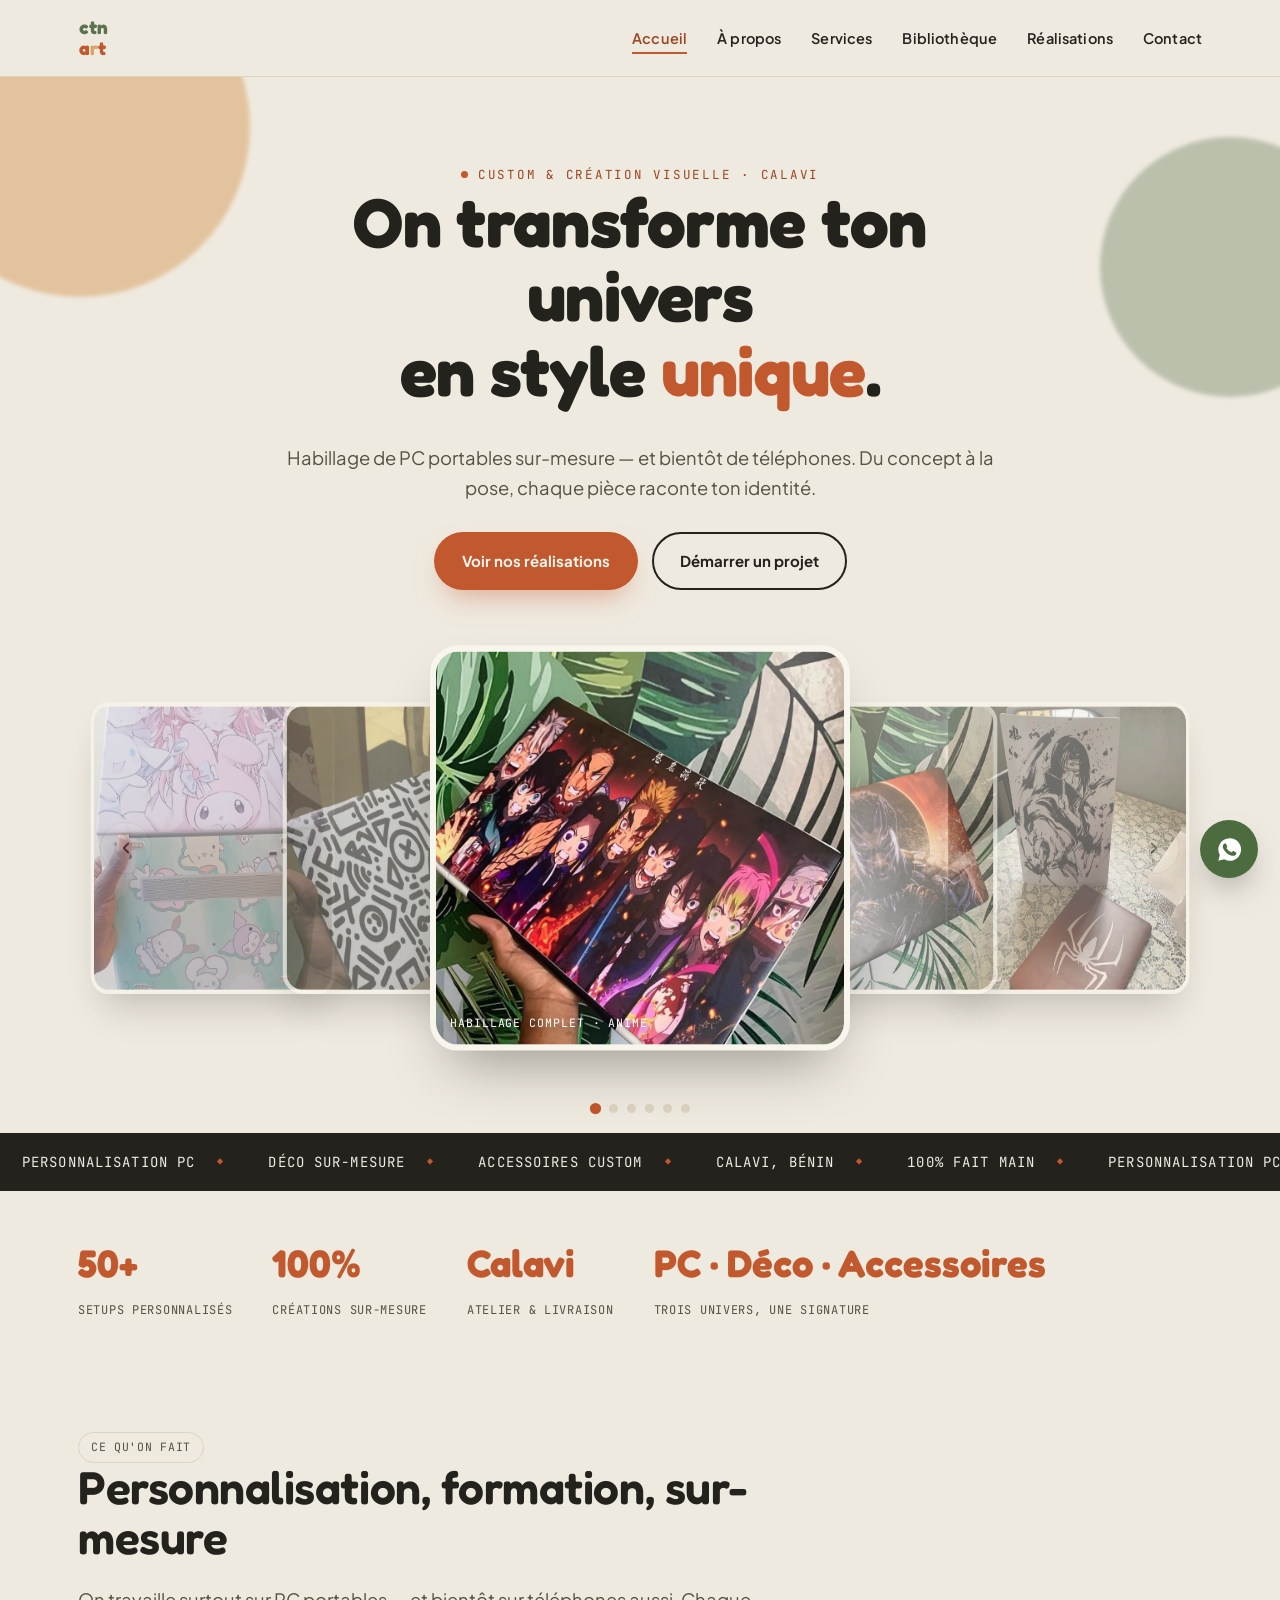
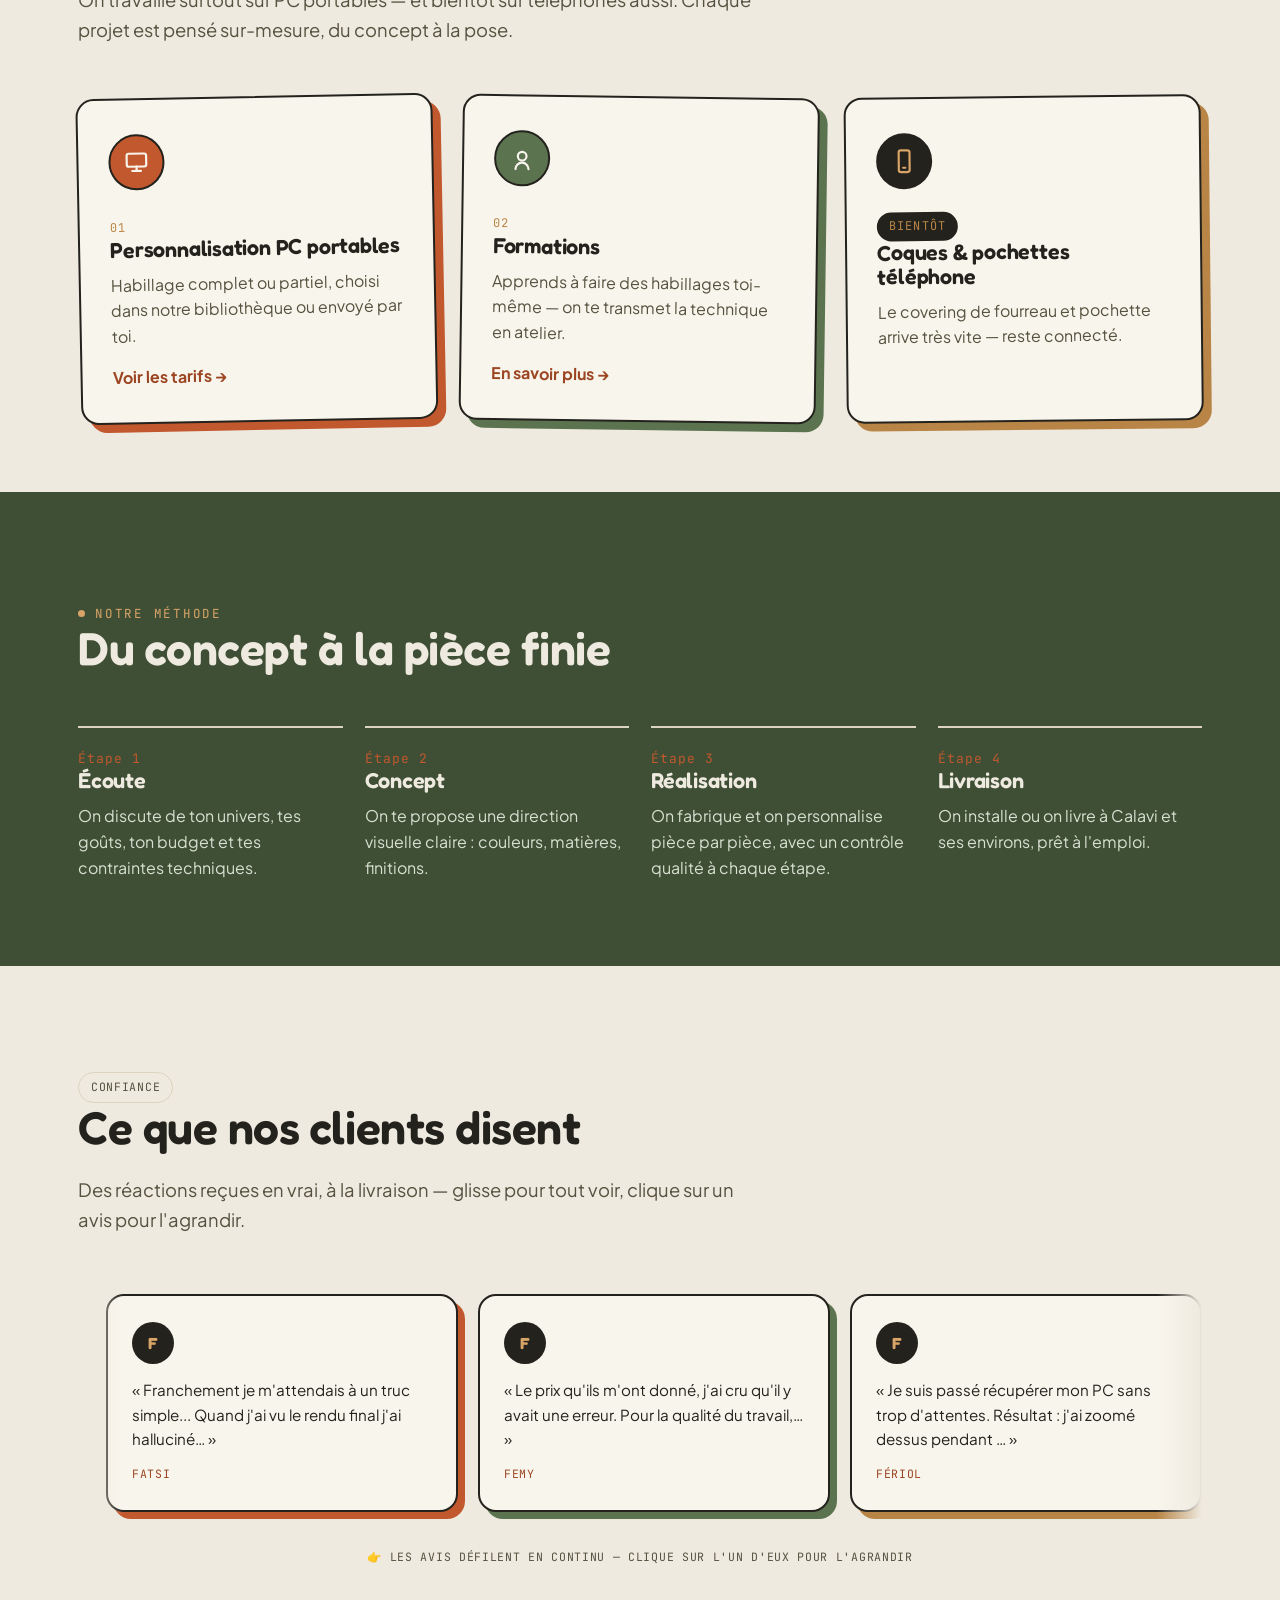
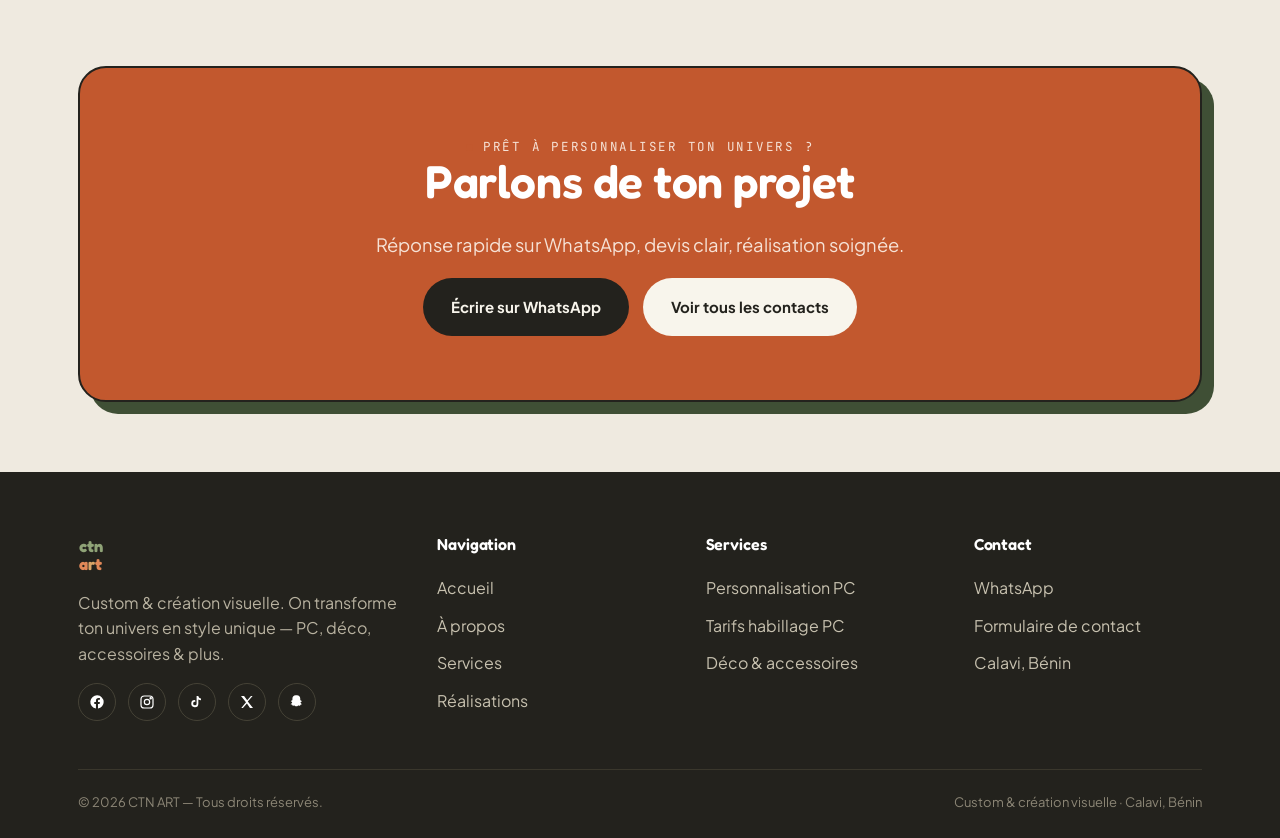
<file: index.html>
<!doctype html>
<html lang="fr">
<head>
<meta charset="UTF-8">
<meta name="viewport" content="width=device-width, initial-scale=1">
<title>CTN ART — Personnalisation PC, déco & accessoires sur-mesure à Calavi</title>
<meta name="description" content="CTN ART transforme ton univers en style unique : personnalisation de PC, déco et accessoires sur-mesure à Calavi, Bénin. Custom & création visuelle.">

<link rel="icon" href="favicon.svg" type="image/svg+xml">
<link rel="icon" href="favicon.ico" sizes="any">
<link rel="apple-touch-icon" href="apple-touch-icon.png">
<meta name="theme-color" content="#C2582E">

<meta property="og:title" content="CTN ART — Custom & Création visuelle">
<meta property="og:description" content="On transforme ton univers en style unique. Personnalisation PC, déco & accessoires à Calavi.">
<meta property="og:type" content="website">

<link rel="preconnect" href="https://fonts.googleapis.com">
<link rel="preconnect" href="https://fonts.gstatic.com" crossorigin>
<link href="https://fonts.googleapis.com/css2?family=Fredoka:wght@500;600;700&family=Plus+Jakarta+Sans:wght@400;500;600;700;800&family=JetBrains+Mono:wght@400;500;600&display=swap" rel="stylesheet">
<link rel="stylesheet" href="css/style.css">
</head>
<body>

<header class="site-header">
  <div class="wrap">
    <a href="index.html" class="logo-mark" aria-label="CTN ART — Accueil">
      <svg viewBox="0 0 210 130" role="img" aria-hidden="true">
        <text x="2" y="54" font-family="Fredoka, sans-serif" font-weight="700" font-size="56" fill="#5C7350" letter-spacing="0.5">ctn</text>
        <text x="2" y="116" font-family="Fredoka, sans-serif" font-weight="700" font-size="56" letter-spacing="0.5"><tspan fill="#C2582E">a</tspan><tspan fill="#D9A467">r</tspan><tspan fill="#C2582E">t</tspan></text>
      </svg>
    </a>

    <nav class="main-nav" id="main-nav">
      <ul>
        <li><a href="index.html" class="active">Accueil</a></li>
        <li><a href="a-propos.html">À propos</a></li>
        <li><a href="services.html">Services</a></li>
        <li><a href="bibliotheque.html">Bibliothèque</a></li>
        <li><a href="realisations.html">Réalisations</a></li>
        <li><a href="contact.html">Contact</a></li>
      </ul>
    </nav>

    <button class="nav-toggle" aria-label="Ouvrir le menu" aria-expanded="false" aria-controls="main-nav">
      <span></span>
    </button>
  </div>
</header>

<main>

  <!-- HERO -->
  <section class="hero">
    <div class="hero-blob blob-1" aria-hidden="true"></div>
    <div class="hero-blob blob-2" aria-hidden="true"></div>
    <div class="wrap">
      <div class="hero-copy reveal">
        <span class="eyebrow">Custom & création visuelle · Calavi</span>
        <h1>On transforme ton univers<br>en style <span style="color:var(--terracotta);">unique</span>.</h1>
        <p class="lead" style="margin-left:auto;margin-right:auto;">
          Habillage de PC portables sur-mesure — et bientôt de téléphones. Du concept à la pose,
          chaque pièce raconte ton identité.
        </p>
        <div class="hero-actions">
          <a href="realisations.html" class="btn btn-primary">Voir nos réalisations</a>
          <a href="https://wa.me/22950601542?text=Hello%20CTN%20Art%20%F0%9F%98%8A%0AJ%27esp%C3%A8re%20que%20vous%20allez%20bien%20%21%0AJ%27aimerais%20faire%20la%20personnalisation%20de%20mon%20PC%20portable.%20J%27aimerais%20en%20savoir%20un%20peu%20plus%20sur%20comment%20%C3%A7a%20se%20passe." class="btn btn-outline" target="_blank" rel="noopener">Démarrer un projet</a>
        </div>
      </div>
    </div>

    <div class="wrap">
      <div class="coverflow" tabindex="0" data-cms-src="content/hero.json" aria-label="Galerie de réalisations, utilisez les flèches pour naviguer">
        <button class="cf-nav prev" aria-label="Image précédente">
          <svg width="18" height="18" viewBox="0 0 24 24" fill="none" stroke="#23221D" stroke-width="2.4" stroke-linecap="round" stroke-linejoin="round"><path d="M15 18l-6-6 6-6"/></svg>
        </button>
        <div class="coverflow-track">
          <div class="cf-item"><img src="img/real/real-08.jpg" alt="Laptop personnalisé Demon Slayer, habillage complet"><span class="cf-label">Habillage complet · Anime</span></div>
          <div class="cf-item"><img src="img/real/real-09.jpg" alt="Laptop personnalisé Black Panther"><span class="cf-label">Habillage complet · Marvel</span></div>
          <div class="cf-item"><img src="img/real/real-07.jpg" alt="Boîtiers PS5 personnalisés Itachi et Spider-Man"><span class="cf-label">PS5 · Duo custom</span></div>
          <div class="cf-item"><img src="img/real/real-02.jpg" alt="Laptop personnalisé One Piece, scène de Luffy"><span class="cf-label">Habillage complet · One Piece</span></div>
          <div class="cf-item"><img src="img/real/real-14.jpg" alt="PC personnalisé thème anime pastel"><span class="cf-label">Habillage intégral · Pastel</span></div>
          <div class="cf-item"><img src="img/real/real-05.jpg" alt="MacBook personnalisé motif graphique noir et blanc"><span class="cf-label">Habillage complet · Graphique</span></div>
        </div>
        <button class="cf-nav next" aria-label="Image suivante">
          <svg width="18" height="18" viewBox="0 0 24 24" fill="none" stroke="#23221D" stroke-width="2.4" stroke-linecap="round" stroke-linejoin="round"><path d="M9 18l6-6-6-6"/></svg>
        </button>
      </div>
      <div class="cf-dots" aria-hidden="true"></div>
    </div>
  </section>

  <!-- MARQUEE -->
  <div class="marquee" aria-hidden="true">
    <div class="marquee-track">
      <span>Personnalisation PC</span><span>Déco sur-mesure</span><span>Accessoires custom</span><span>Calavi, Bénin</span><span>100% fait main</span>
      <span>Personnalisation PC</span><span>Déco sur-mesure</span><span>Accessoires custom</span><span>Calavi, Bénin</span><span>100% fait main</span>
    </div>
  </div>

  <!-- STATS STRIP -->
  <section style="padding-top:24px;padding-bottom:24px;">
    <div class="wrap">
      <div class="stats reveal">
        <div class="stat"><b>50+</b><span>Setups personnalisés</span></div>
        <div class="stat"><b>100%</b><span>Créations sur-mesure</span></div>
        <div class="stat"><b>Calavi</b><span>Atelier & livraison</span></div>
        <div class="stat"><b>PC · Déco · Accessoires</b><span>Trois univers, une signature</span></div>
      </div>
    </div>
  </section>

  <!-- SERVICES TEASER -->
  <section>
    <div class="wrap">
      <div class="section-head reveal">
        <span class="tag">Ce qu'on fait</span>
        <h2>Personnalisation, formation, sur-mesure</h2>
        <p class="lead">On travaille surtout sur PC portables — et bientôt sur téléphones aussi. Chaque projet est pensé sur-mesure, du concept à la pose.</p>
      </div>

      <div class="grid-3">
        <article class="card reveal">
          <div class="card-icon icon-terracotta">
            <svg viewBox="0 0 24 24" fill="none" stroke="currentColor" stroke-width="2" stroke-linecap="round" stroke-linejoin="round"><rect x="3" y="4" width="18" height="12" rx="2"/><path d="M8 20h8M12 16v4"/></svg>
          </div>
          <span class="num">01</span>
          <h3>Personnalisation PC portables</h3>
          <p>Habillage complet ou partiel, choisi dans notre bibliothèque ou envoyé par toi.</p>
          <a href="services.html#tarifs" style="font-weight:700;color:var(--terracotta-deep);">Voir les tarifs →</a>
        </article>

        <article class="card reveal">
          <div class="card-icon icon-green">
            <svg viewBox="0 0 24 24" fill="none" stroke="currentColor" stroke-width="2" stroke-linecap="round" stroke-linejoin="round"><path d="M12 14a4 4 0 1 0 0-8 4 4 0 0 0 0 8z"/><path d="M6 22c0-3.3 2.7-6 6-6s6 2.7 6 6"/></svg>
          </div>
          <span class="num">02</span>
          <h3>Formations</h3>
          <p>Apprends à faire des habillages toi-même — on te transmet la technique en atelier.</p>
          <a href="services.html#formations" style="font-weight:700;color:var(--terracotta-deep);">En savoir plus →</a>
        </article>

        <article class="card reveal">
          <div class="card-icon" style="background:var(--ink);color:var(--sand);">
            <svg viewBox="0 0 24 24" fill="none" stroke="currentColor" stroke-width="2" stroke-linecap="round" stroke-linejoin="round"><rect x="7" y="2" width="10" height="20" rx="2"/><path d="M11 18h2"/></svg>
          </div>
          <span class="num soon-ribbon">Bientôt</span>
          <h3>Coques & pochettes téléphone</h3>
          <p>Le covering de fourreau et pochette arrive très vite — reste connecté.</p>
        </article>
      </div>
    </div>
  </section>

  <!-- PROCESS -->
  <section class="band-dark">
    <div class="wrap">
      <div class="section-head reveal">
        <span class="eyebrow">Notre méthode</span>
        <h2>Du concept à la pièce finie</h2>
      </div>
      <div class="process reveal">
        <div class="step">
          <span class="step-num">Étape 1</span>
          <h3>Écoute</h3>
          <p>On discute de ton univers, tes goûts, ton budget et tes contraintes techniques.</p>
        </div>
        <div class="step">
          <span class="step-num">Étape 2</span>
          <h3>Concept</h3>
          <p>On te propose une direction visuelle claire : couleurs, matières, finitions.</p>
        </div>
        <div class="step">
          <span class="step-num">Étape 3</span>
          <h3>Réalisation</h3>
          <p>On fabrique et on personnalise pièce par pièce, avec un contrôle qualité à chaque étape.</p>
        </div>
        <div class="step">
          <span class="step-num">Étape 4</span>
          <h3>Livraison</h3>
          <p>On installe ou on livre à Calavi et ses environs, prêt à l'emploi.</p>
        </div>
      </div>
    </div>
  </section>

  <!-- TESTIMONIALS -->
  <section>
    <div class="wrap">
      <div class="section-head reveal">
        <span class="tag">Confiance</span>
        <h2>Ce que nos clients disent</h2>
        <p class="lead">Des réactions reçues en vrai, à la livraison — glisse pour tout voir, clique sur un avis pour l'agrandir.</p>
      </div>
    </div>

    <div class="wrap reveal">
      <div class="testimonials-scroll">
        <div class="testimonials-track" id="testimonials-track" data-cms-src="content/testimonials.json">

        <button class="testimonial-card" data-avatar-color="terracotta" data-name="Fatsi"
          data-quote="Franchement je m'attendais à un truc simple... Quand j'ai vu le rendu final j'ai halluciné, c'était tellement mieux que ce que j'imaginais.">
          <span class="testimonial-avatar">F</span>
          <p class="testimonial-excerpt">« Franchement je m'attendais à un truc simple... Quand j'ai vu le rendu final j'ai halluciné. »</p>
          <span class="testimonial-name">Fatsi</span>
        </button>

        <button class="testimonial-card" data-avatar-color="green" data-name="Femy"
          data-quote="Le prix qu'ils m'ont donné, j'ai cru qu'il y avait une erreur. Pour la qualité du travail, c'était vraiment donné.">
          <span class="testimonial-avatar">F</span>
          <p class="testimonial-excerpt">« Le prix qu'ils m'ont donné, j'ai cru qu'il y avait une erreur pour la qualité du travail. »</p>
          <span class="testimonial-name">Femy</span>
        </button>

        <button class="testimonial-card" data-avatar-color="sand" data-name="Fériol"
          data-quote="Je suis passé récupérer mon PC sans trop d'attentes. Résultat : j'ai zoomé dessus pendant 10 minutes avant de repartir.">
          <span class="testimonial-avatar">F</span>
          <p class="testimonial-excerpt">« Je suis passé sans trop d'attentes. J'ai zoomé dessus pendant 10 minutes avant de repartir. »</p>
          <span class="testimonial-name">Fériol</span>
        </button>

        <button class="testimonial-card" data-avatar-color="terracotta" data-name="Khaled"
          data-quote="Ils m'ont montré une photo avant, je pensais que ça allait juste bien rendre. En vrai sur le PC direct, c'est encore mieux.">
          <span class="testimonial-avatar">K</span>
          <p class="testimonial-excerpt">« Ils m'ont montré une photo avant... en vrai sur le PC direct, c'est encore mieux. »</p>
          <span class="testimonial-name">Khaled</span>
        </button>

        <button class="testimonial-card" data-avatar-color="green" data-name="Mariane"
          data-quote="Meilleur rapport qualité-prix que j'ai vu à Calavi pour ce genre de travail, et de loin.">
          <span class="testimonial-avatar">M</span>
          <p class="testimonial-excerpt">« Meilleur rapport qualité-prix que j'ai vu à Calavi pour ce genre de travail, et de loin. »</p>
          <span class="testimonial-name">Mariane</span>
        </button>

        <button class="testimonial-card" data-avatar-color="sand" data-name="Océane"
          data-quote="J'étais sceptique sur le rendu de mon image sur l'écran. À la livraison, je n'ai même pas reconnu mon propre PC.">
          <span class="testimonial-avatar">O</span>
          <p class="testimonial-excerpt">« À la livraison, je n'ai même pas reconnu mon propre PC. »</p>
          <span class="testimonial-name">Océane</span>
        </button>

        <button class="testimonial-card" data-avatar-color="terracotta" data-name="Rizikiyyath"
          data-quote="Ils ont pris le temps de bien faire les choses, ça se voit direct sur la finition. Je recommande sans hésiter.">
          <span class="testimonial-avatar">R</span>
          <p class="testimonial-excerpt">« Ils ont pris le temps de bien faire les choses, ça se voit direct sur la finition. »</p>
          <span class="testimonial-name">Rizikiyyath</span>
        </button>

        <button class="testimonial-card" data-avatar-color="green" data-name="Samuel"
          data-quote="Honnêtement je pensais payer plus cher pour ce niveau de finition. Très agréablement surpris.">
          <span class="testimonial-avatar">S</span>
          <p class="testimonial-excerpt">« Je pensais payer plus cher pour ce niveau de finition. Très agréablement surpris. »</p>
          <span class="testimonial-name">Samuel</span>
        </button>

        <button class="testimonial-card" data-avatar-color="sand" data-name="Maori"
          data-quote="Je ne savais même pas que mon image allait donner un rendu pareil sur le boîtier. Grosse claque visuelle.">
          <span class="testimonial-avatar">M</span>
          <p class="testimonial-excerpt">« Je ne savais même pas que mon image allait donner un rendu pareil sur le boîtier. »</p>
          <span class="testimonial-name">Maori</span>
        </button>

        <button class="testimonial-card" data-avatar-color="terracotta" data-name="Dayat"
          data-quote="Je pensais que ça allait rester simple. Résultat, tout le monde me demande où je l'ai fait dès que je sors mon PC.">
          <span class="testimonial-avatar">D</span>
          <p class="testimonial-excerpt">« Tout le monde me demande où je l'ai fait dès que je sors mon PC. »</p>
          <span class="testimonial-name">Dayat</span>
        </button>

        <button class="testimonial-card" data-avatar-color="green" data-name="Kani"
          data-quote="Vu le rendu, je m'attendais à payer beaucoup plus cher. Rapport qualité-prix vraiment imbattable.">
          <span class="testimonial-avatar">K</span>
          <p class="testimonial-excerpt">« Vu le rendu, je m'attendais à payer beaucoup plus cher. Imbattable. »</p>
          <span class="testimonial-name">Kani</span>
        </button>

        <button class="testimonial-card" data-avatar-color="sand" data-name="Joel"
          data-quote="J'ai hésité longtemps avant de me lancer. Franchement je regrette d'avoir attendu aussi longtemps.">
          <span class="testimonial-avatar">J</span>
          <p class="testimonial-excerpt">« Franchement je regrette d'avoir attendu aussi longtemps avant de me lancer. »</p>
          <span class="testimonial-name">Joel</span>
        </button>

        <button class="testimonial-card" data-avatar-color="terracotta" data-name="Isaac"
          data-quote="Je ne pensais pas qu'une simple image pouvait transformer un PC à ce point. Bluffé à la livraison.">
          <span class="testimonial-avatar">I</span>
          <p class="testimonial-excerpt">« Je ne pensais pas qu'une simple image pouvait transformer un PC à ce point. »</p>
          <span class="testimonial-name">Isaac</span>
        </button>

        <button class="testimonial-card" data-avatar-color="green" data-name="Simon"
          data-quote="Le prix affiché m'a même fait douter de la qualité. Erreur totale, le travail est nickel.">
          <span class="testimonial-avatar">S</span>
          <p class="testimonial-excerpt">« Le prix affiché m'a même fait douter de la qualité. Erreur totale, le travail est nickel. »</p>
          <span class="testimonial-name">Simon</span>
        </button>

        <button class="testimonial-card" data-avatar-color="sand" data-name="Jean Paul"
          data-quote="Je suis venu récupérer mon PC en pause déjeuner, je suis reparti 15 minutes en retard tellement je regardais le rendu.">
          <span class="testimonial-avatar">JP</span>
          <p class="testimonial-excerpt">« Je suis reparti 15 minutes en retard tellement je regardais le rendu. »</p>
          <span class="testimonial-name">Jean Paul</span>
        </button>

        <button class="testimonial-card" data-avatar-color="terracotta" data-name="Bruno"
          data-quote="Sur la photo avant l'impression, je visualisais pas trop. Une fois posé sur le PC, ça change tout.">
          <span class="testimonial-avatar">B</span>
          <p class="testimonial-excerpt">« Sur la photo avant l'impression, je visualisais pas trop. Une fois posé, ça change tout. »</p>
          <span class="testimonial-name">Bruno</span>
        </button>

        <button class="testimonial-card" data-avatar-color="green" data-name="Godfirst"
          data-quote="Prix largement en dessous de ce que ça vaut. Ils vont finir par augmenter, profitez tant que c'est encore là.">
          <span class="testimonial-avatar">G</span>
          <p class="testimonial-excerpt">« Prix largement en dessous de ce que ça vaut, clairement. »</p>
          <span class="testimonial-name">Godfirst</span>
        </button>

        <button class="testimonial-card" data-avatar-color="sand" data-name="Cébor"
          data-quote="Je ne m'attendais pas à un travail aussi propre pour ce tarif. Aucun regret.">
          <span class="testimonial-avatar">C</span>
          <p class="testimonial-excerpt">« Je ne m'attendais pas à un travail aussi propre pour ce tarif. »</p>
          <span class="testimonial-name">Cébor</span>
        </button>

        <button class="testimonial-card" data-avatar-color="terracotta" data-name="Mœudi"
          data-quote="J'ai montré une image un peu compliquée, j'étais sûre que ça allait mal rendre. Résultat parfait.">
          <span class="testimonial-avatar">M</span>
          <p class="testimonial-excerpt">« J'étais sûre que mon image allait mal rendre. Résultat parfait. »</p>
          <span class="testimonial-name">Mœudi</span>
        </button>

        <button class="testimonial-card" data-avatar-color="green" data-name="Kankou"
          data-quote="Livraison rapide, rendu au-dessus de mes attentes, et un prix qui reste très raisonnable pour le niveau de finition.">
          <span class="testimonial-avatar">K</span>
          <p class="testimonial-excerpt">« Livraison rapide, rendu au-dessus de mes attentes, et un prix très raisonnable. »</p>
          <span class="testimonial-name">Kankou</span>
        </button>

        <button class="testimonial-card" data-avatar-color="sand" data-name="Iyad"
          data-quote="Je pensais avoir une idée précise du résultat avant même la pose. En vrai le rendu final dépasse largement ce que j'imaginais.">
          <span class="testimonial-avatar">I</span>
          <p class="testimonial-excerpt">« Le rendu final dépasse largement ce que j'imaginais avant la pose. »</p>
          <span class="testimonial-name">Iyad</span>
        </button>

        <button class="testimonial-card" data-avatar-color="terracotta" data-name="Gildas"
          data-quote="Pour ce que j'ai payé, je pensais avoir un rendu correct. J'ai eu un rendu au top.">
          <span class="testimonial-avatar">G</span>
          <p class="testimonial-excerpt">« Pour ce que j'ai payé, je pensais avoir un rendu correct. J'ai eu un rendu au top. »</p>
          <span class="testimonial-name">Gildas</span>
        </button>

      </div>
      </div>
      <p class="cf-hint">👉 Les avis défilent en continu — clique sur l'un d'eux pour l'agrandir</p>
    </div>
  </section>

  <!-- CTA -->
  <section style="padding-top:0;">
    <div class="wrap">
      <div class="cta-band reveal">
        <span class="eyebrow" style="color:#F6E2D6;">Prêt à personnaliser ton univers ?</span>
        <h2>Parlons de ton projet</h2>
        <p class="lead" style="margin-left:auto;margin-right:auto;color:#F6E2D6;">Réponse rapide sur WhatsApp, devis clair, réalisation soignée.</p>
        <div class="hero-actions">
          <a href="https://wa.me/22950601542?text=Hello%20CTN%20Art%20%F0%9F%98%8A%0AJ%27esp%C3%A8re%20que%20vous%20allez%20bien%20%21%0AJe%20viens%20de%20visiter%20votre%20site%20et%20j%27aimerais%20en%20savoir%20un%20peu%20plus%20sur%20vos%20services." class="btn btn-primary" target="_blank" rel="noopener">Écrire sur WhatsApp</a>
          <a href="contact.html" class="btn btn-light">Voir tous les contacts</a>
        </div>
      </div>
    </div>
  </section>

</main>

<footer class="site-footer">
  <div class="wrap">
    <div class="footer-top">
      <div>
        <a href="index.html" class="logo-mark" aria-label="CTN ART">
          <svg viewBox="0 0 210 130" role="img" aria-hidden="true">
            <text x="2" y="54" font-family="Fredoka, sans-serif" font-weight="700" font-size="56" fill="#8FA377" letter-spacing="0.5">ctn</text>
            <text x="2" y="116" font-family="Fredoka, sans-serif" font-weight="700" font-size="56" letter-spacing="0.5"><tspan fill="#E08858">a</tspan><tspan fill="#D9A467">r</tspan><tspan fill="#E08858">t</tspan></text>
          </svg>
        </a>
        <p style="margin-top:16px;max-width:32ch;">Custom & création visuelle. On transforme ton univers en style unique — PC, déco, accessoires & plus.</p>
        <div class="footer-social">
          <a href="https://www.facebook.com/itsctnart" aria-label="Facebook" target="_blank" rel="noopener"><svg viewBox="0 0 24 24" fill="#fff"><path d="M22 12a10 10 0 1 0-11.6 9.9v-7H7.9V12h2.5V9.8c0-2.5 1.5-3.9 3.8-3.9 1.1 0 2.2.2 2.2.2v2.5h-1.3c-1.2 0-1.6.8-1.6 1.6V12h2.8l-.4 2.9h-2.4v7A10 10 0 0 0 22 12"/></svg></a>
          <a href="https://www.instagram.com/itsctnart" aria-label="Instagram" target="_blank" rel="noopener"><svg viewBox="0 0 24 24" fill="none" stroke="#fff" stroke-width="1.8"><rect x="3" y="3" width="18" height="18" rx="5"/><circle cx="12" cy="12" r="4"/><circle cx="17.5" cy="6.5" r="1"/></svg></a>
          <a href="https://www.tiktok.com/@itsctnart" aria-label="TikTok" target="_blank" rel="noopener"><svg viewBox="0 0 24 24" fill="#fff"><path d="M14 3c.4 2 1.9 3.5 4 3.8v2.6c-1.4 0-2.8-.4-4-1.2v6.3a5.3 5.3 0 1 1-4.6-5.3v2.7a2.6 2.6 0 1 0 2 2.6V3z"/></svg></a>
          <a href="https://x.com/itsctnart" aria-label="X (Twitter)" target="_blank" rel="noopener"><svg viewBox="0 0 24 24" fill="#fff"><path d="M3 3l7.5 9.3L3.4 21h2.5l6-6.7 4.6 6.7H21l-7.8-9.9L20.4 3h-2.5l-5.6 6.2L7.6 3H3z"/></svg></a>
          <a href="https://www.snapchat.com/add/itsctnart" aria-label="Snapchat" target="_blank" rel="noopener"><svg viewBox="0 0 24 24" fill="#fff"><path d="M12 2c2.9 0 4.9 2.2 4.9 5v2c0 .3.3.6.9.9.6.3 1.4.4 1.4 1 0 .5-.9.9-1.7 1.1-.2 0-.3.2-.2.5.1.5.4 1.2.8 1.6.5.5 1.3.6 1.3 1s-.9.7-1.9.9c-.2 0-.3.2-.4.5-.1.3-.2.7-.4.9-.2.3-.7.2-1.3.1-.6-.1-1.3-.3-2.1 0-.7.3-1.2.9-2.3.9s-1.6-.6-2.3-.9c-.8-.3-1.5-.1-2.1 0-.6.1-1.1.2-1.3-.1-.2-.2-.3-.6-.4-.9-.1-.3-.2-.5-.4-.5-1-.2-1.9-.5-1.9-.9s.8-.5 1.3-1c.4-.4.7-1.1.8-1.6.1-.3 0-.5-.2-.5-.8-.2-1.7-.6-1.7-1.1 0-.6.8-.7 1.4-1 .6-.3.9-.6.9-.9V7c0-2.8 2-5 4.9-5z"/></svg></a>
        </div>
      </div>

      <div>
        <h4>Navigation</h4>
        <ul class="footer-links">
          <li><a href="index.html">Accueil</a></li>
          <li><a href="a-propos.html">À propos</a></li>
          <li><a href="services.html">Services</a></li>
          <li><a href="realisations.html">Réalisations</a></li>
        </ul>
      </div>

      <div>
        <h4>Services</h4>
        <ul class="footer-links">
          <li><a href="services.html#pc">Personnalisation PC</a></li>
          <li><a href="services.html#tarifs">Tarifs habillage PC</a></li>
          <li><a href="services.html#deco">Déco & accessoires</a></li>
        </ul>
      </div>

      <div>
        <h4>Contact</h4>
        <ul class="footer-links">
          <li><a href="https://wa.me/22950601542?text=Hello%20CTN%20Art%20%F0%9F%98%8A%0AJ%27esp%C3%A8re%20que%20vous%20allez%20bien%20%21%0AJe%20viens%20de%20visiter%20votre%20site%20et%20j%27aimerais%20en%20savoir%20un%20peu%20plus%20sur%20vos%20services." target="_blank" rel="noopener">WhatsApp</a></li>
          <li><a href="contact.html">Formulaire de contact</a></li>
          <li><a href="#">Calavi, Bénin</a></li>
        </ul>
      </div>
    </div>

    <div class="footer-bottom">
      <span>© <span class="js-year"></span> CTN ART — Tous droits réservés.</span>
      <span>Custom & création visuelle · Calavi, Bénin</span>
    </div>
  </div>
</footer>

<a href="https://wa.me/22950601542?text=Hello%20CTN%20Art%20%F0%9F%98%8A%0AJ%27esp%C3%A8re%20que%20vous%20allez%20bien%20%21%0AJe%20viens%20de%20visiter%20votre%20site%20et%20j%27aimerais%20en%20savoir%20un%20peu%20plus%20sur%20vos%20services." class="wa-float" target="_blank" rel="noopener" aria-label="Contacter sur WhatsApp">
  <svg viewBox="0 0 24 24"><path d="M12 2a10 10 0 0 0-8.6 15L2 22l5.2-1.4A10 10 0 1 0 12 2zm5.9 14.2c-.2.7-1.4 1.3-2 1.4-.5.1-1.2.1-1.9-.1-.4-.1-1-.3-1.7-.6-3-1.3-5-4.3-5.1-4.5-.1-.2-1.2-1.6-1.2-3s.7-2.1 1-2.4c.3-.3.6-.4.8-.4h.6c.2 0 .4 0 .6.5l.9 2.1c.1.2.1.4 0 .6l-.4.6c-.1.2-.3.4 0 .8.3.4 1.1 1.4 2.1 2.1 1 .8 1.7 1 2 1.1.3.1.5.1.7-.1l.6-.8c.2-.3.4-.2.7-.1l1.9 1c.2.1.4.2.5.3.1.2.1.9-.1 1.5z"/></svg>
</a>

<script src="https://identity.netlify.com/v1/netlify-identity-widget.js"></script>
<script>
  if (window.netlifyIdentity) {
    window.netlifyIdentity.on("init", (user) => {
      if (!user) {
        window.netlifyIdentity.on("login", () => { document.location.href = "/admin/"; });
      }
    });
  }
</script>
<script src="js/main.js"></script>
</body>
</html>
</file>
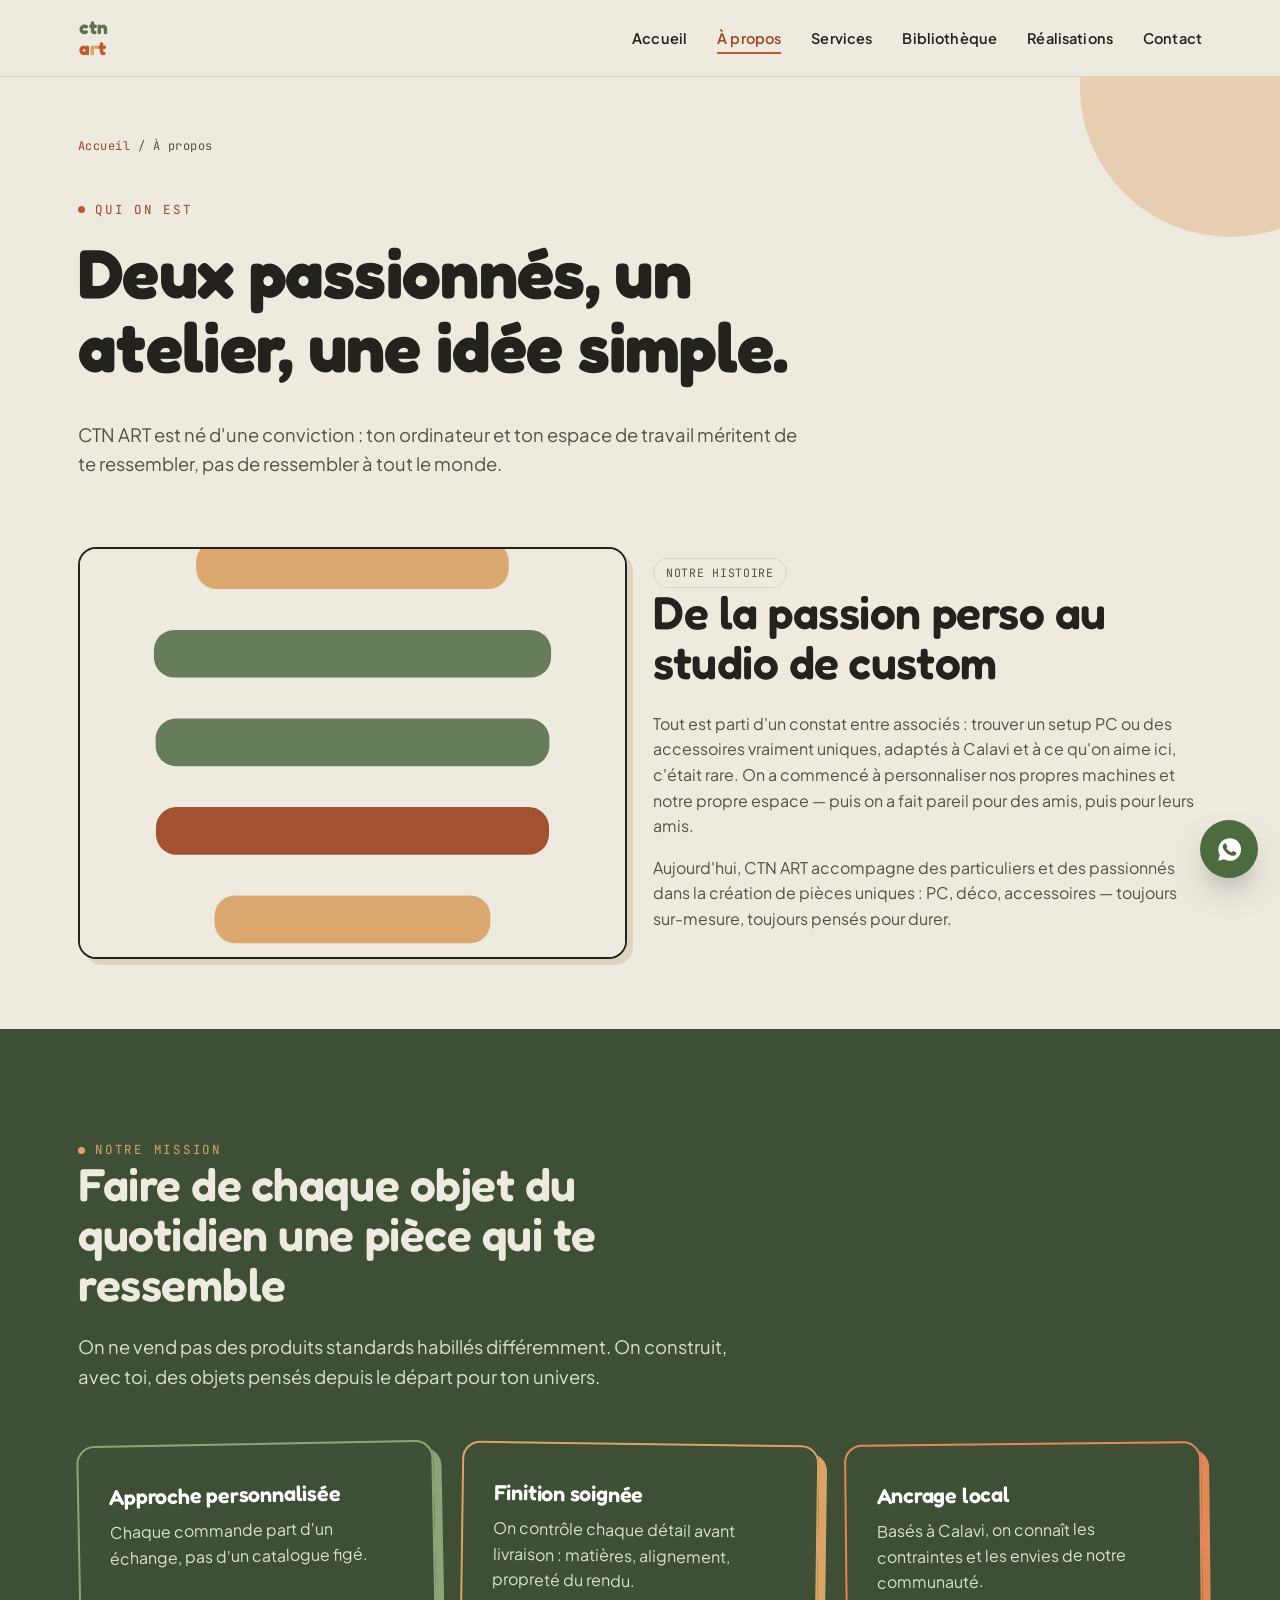
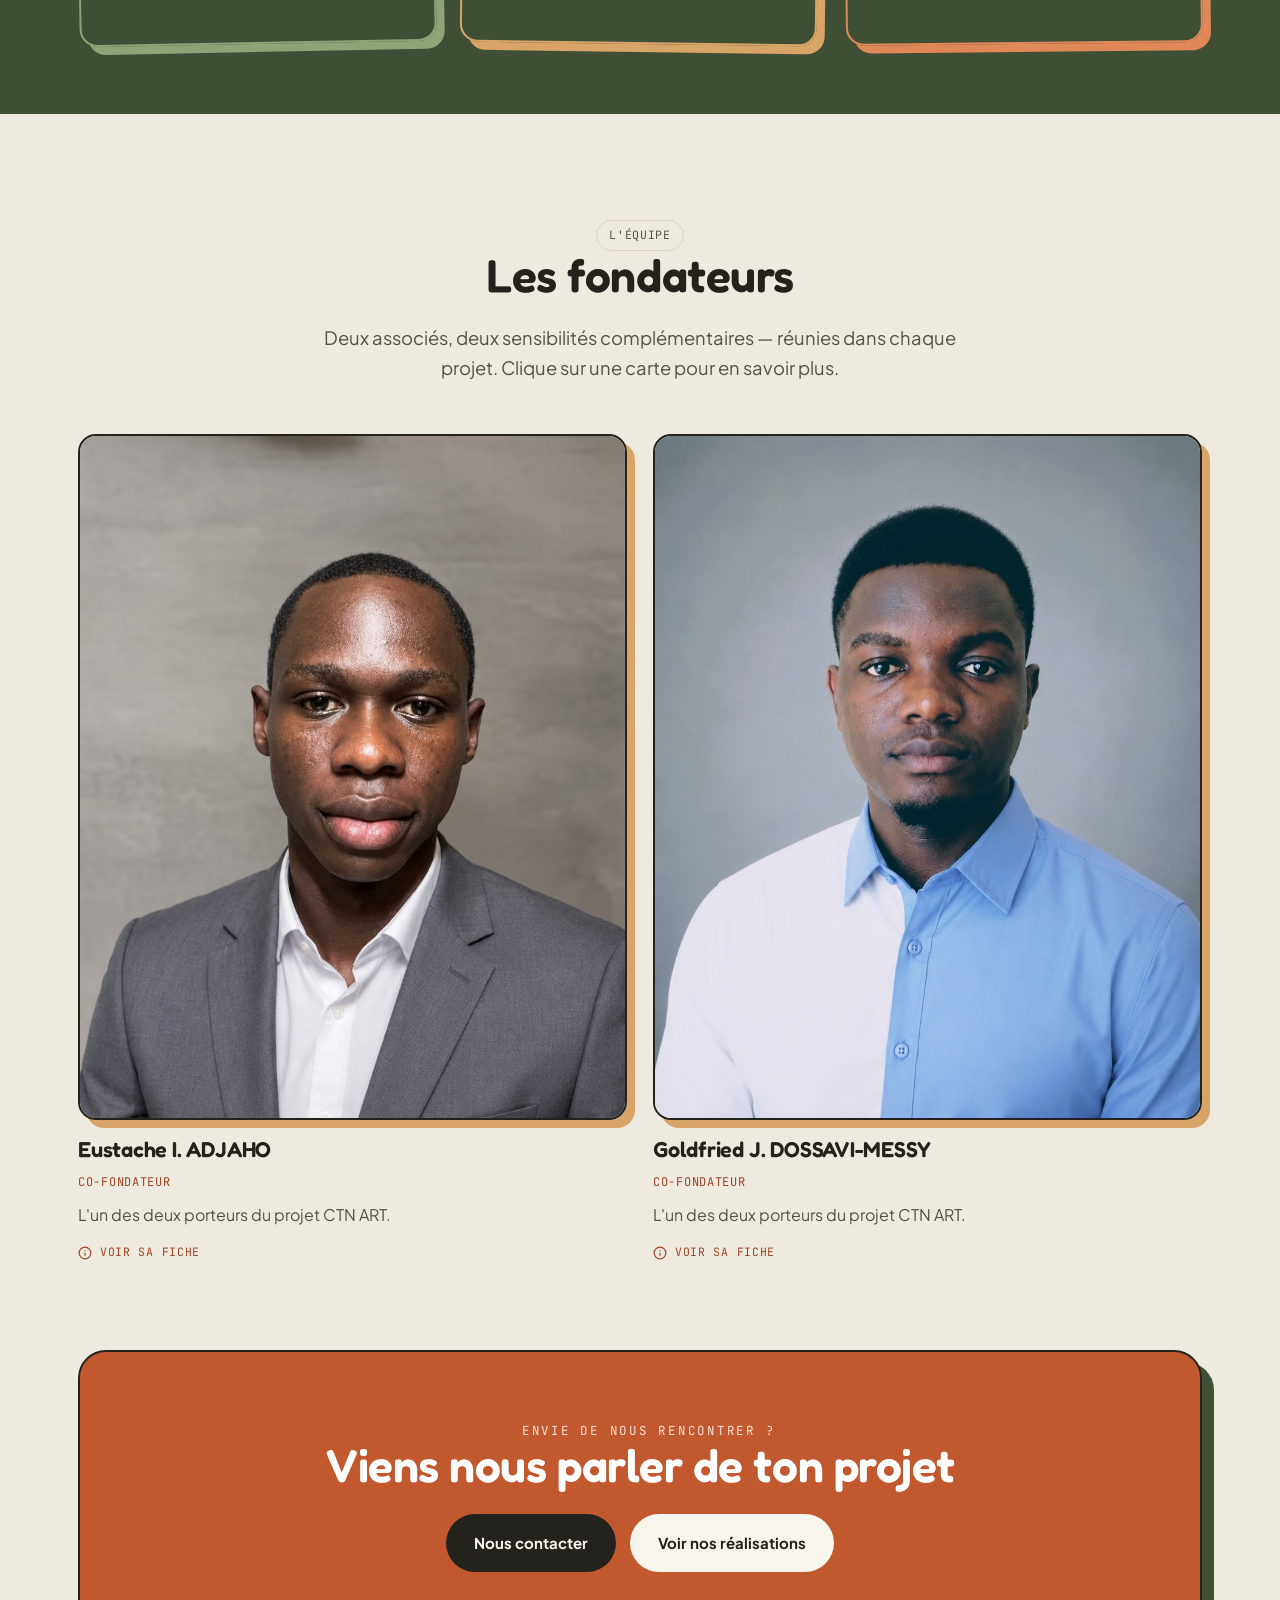
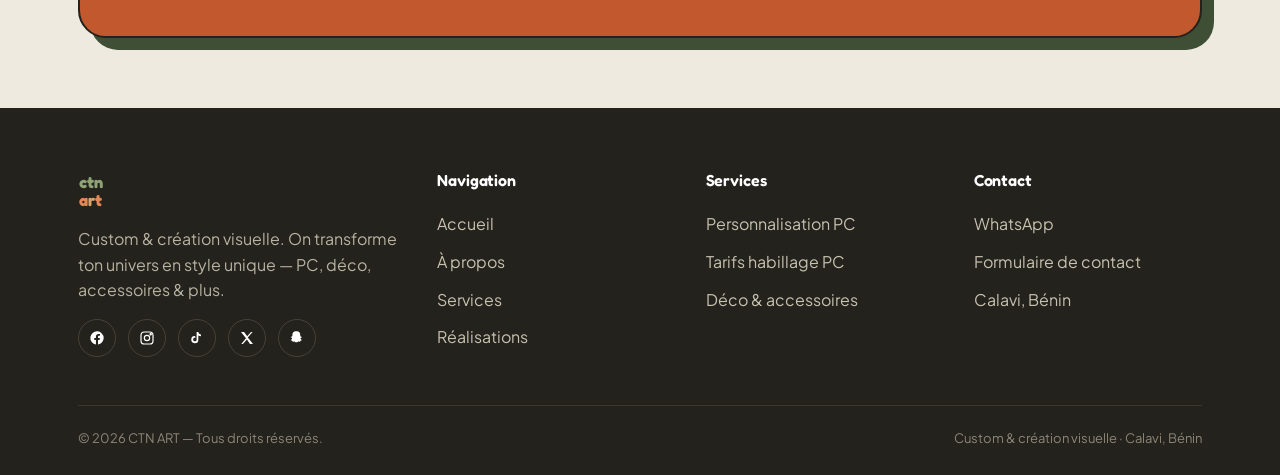
<file: a-propos.html>
<!doctype html>
<html lang="fr">
<head>
<meta charset="UTF-8">
<meta name="viewport" content="width=device-width, initial-scale=1">
<title>À propos — CTN ART</title>
<meta name="description" content="Découvre l'histoire, la mission et les valeurs de CTN ART, atelier de personnalisation PC, déco et accessoires à Calavi.">

<link rel="icon" href="favicon.svg" type="image/svg+xml">
<link rel="icon" href="favicon.ico" sizes="any">
<link rel="apple-touch-icon" href="apple-touch-icon.png">
<meta name="theme-color" content="#C2582E">

<link rel="preconnect" href="https://fonts.googleapis.com">
<link rel="preconnect" href="https://fonts.gstatic.com" crossorigin>
<link href="https://fonts.googleapis.com/css2?family=Fredoka:wght@500;600;700&family=Plus+Jakarta+Sans:wght@400;500;600;700;800&family=JetBrains+Mono:wght@400;500;600&display=swap" rel="stylesheet">
<link rel="stylesheet" href="css/style.css">
</head>
<body>

<header class="site-header">
  <div class="wrap">
    <a href="index.html" class="logo-mark" aria-label="CTN ART — Accueil">
      <svg viewBox="0 0 210 130" role="img" aria-hidden="true">
        <text x="2" y="54" font-family="Fredoka, sans-serif" font-weight="700" font-size="56" fill="#5C7350" letter-spacing="0.5">ctn</text>
        <text x="2" y="116" font-family="Fredoka, sans-serif" font-weight="700" font-size="56" letter-spacing="0.5"><tspan fill="#C2582E">a</tspan><tspan fill="#D9A467">r</tspan><tspan fill="#C2582E">t</tspan></text>
      </svg>
    </a>
    <nav class="main-nav" id="main-nav">
      <ul>
        <li><a href="index.html">Accueil</a></li>
        <li><a href="a-propos.html" class="active">À propos</a></li>
        <li><a href="services.html">Services</a></li>
        <li><a href="bibliotheque.html">Bibliothèque</a></li>
        <li><a href="realisations.html">Réalisations</a></li>
        <li><a href="contact.html">Contact</a></li>
      </ul>
    </nav>
    <button class="nav-toggle" aria-label="Ouvrir le menu" aria-expanded="false" aria-controls="main-nav"><span></span></button>
  </div>
</header>

<main>

  <section class="page-hero">
    <div class="wrap">
      <div class="breadcrumb"><a href="index.html">Accueil</a> / À propos</div>
      <div class="reveal" style="max-width:760px;">
        <span class="eyebrow">Qui on est</span>
        <h1>Deux passionnés, un atelier, une idée simple.</h1>
        <p class="lead">CTN ART est né d'une conviction : ton ordinateur et ton espace de travail méritent de te ressembler, pas de ressembler à tout le monde.</p>
      </div>
    </div>
  </section>

  <section style="padding-top:20px;">
    <div class="wrap grid-2 reveal" style="align-items:center;">
      <div class="gallery-item" style="aspect-ratio:4/3;">
        <img src="img/ph-11.svg" alt="Ambiance de l'atelier CTN ART, motif décoratif">
      </div>
      <div>
        <span class="tag">Notre histoire</span>
        <h2>De la passion perso au studio de custom</h2>
        <p>Tout est parti d'un constat entre associés : trouver un setup PC ou des accessoires vraiment uniques, adaptés à Calavi et à ce qu'on aime ici, c'était rare. On a commencé à personnaliser nos propres machines et notre propre espace — puis on a fait pareil pour des amis, puis pour leurs amis.</p>
        <p>Aujourd'hui, CTN ART accompagne des particuliers et des passionnés dans la création de pièces uniques : PC, déco, accessoires — toujours sur-mesure, toujours pensés pour durer.</p>
      </div>
    </div>
  </section>

  <section class="band-dark">
    <div class="wrap">
      <div class="section-head reveal">
        <span class="eyebrow">Notre mission</span>
        <h2>Faire de chaque objet du quotidien une pièce qui te ressemble</h2>
        <p class="lead">On ne vend pas des produits standards habillés différemment. On construit, avec toi, des objets pensés depuis le départ pour ton univers.</p>
      </div>
      <div class="grid-3 reveal">
        <div class="card" style="background:transparent;border-color:#8FA377;box-shadow:8px 8px 0 0 #8FA377;">
          <h3 style="color:#fff;">Approche personnalisée</h3>
          <p>Chaque commande part d'un échange, pas d'un catalogue figé.</p>
        </div>
        <div class="card" style="background:transparent;border-color:#D9A467;box-shadow:8px 8px 0 0 #D9A467;">
          <h3 style="color:#fff;">Finition soignée</h3>
          <p>On contrôle chaque détail avant livraison : matières, alignement, propreté du rendu.</p>
        </div>
        <div class="card" style="background:transparent;border-color:#E08858;box-shadow:8px 8px 0 0 #E08858;">
          <h3 style="color:#fff;">Ancrage local</h3>
          <p>Basés à Calavi, on connaît les contraintes et les envies de notre communauté.</p>
        </div>
      </div>
    </div>
  </section>

  <section>
    <div class="wrap">
      <div class="section-head center reveal">
        <span class="tag">L'équipe</span>
        <h2>Les fondateurs</h2>
        <p class="lead" style="margin-left:auto;margin-right:auto;">Deux associés, deux sensibilités complémentaires — réunies dans chaque projet. Clique sur une carte pour en savoir plus.</p>
      </div>
      <div class="grid-2 reveal">
        <div class="team-card">
          <button class="team-flip-card"
            data-name="Eustache I. ADJAHO"
            data-role="Co-fondateur"
            data-photo="img/team/team-eustache.jpg"
            data-bio="Isséré Eustache ADJAHO à l'état civil, il a grandi à Dassa-Zoumé avec une passion pour la technologie qui ne l'a plus quitté depuis. Technicien en maintenance informatique de formation, il a appris à connaître un ordinateur de l'intérieur avant de se lancer à son compte.|C'est cette rigueur technique qu'il met aujourd'hui au service de deux projets : DOCTEUR PC, dédiée à la maintenance et à la vente de matériel numérique, et CTN ART, où il donne une seconde vie esthétique aux ordinateurs et équipements tech.|Réparer, optimiser, sublimer : sa manière à lui de prendre soin de chaque appareil qui passe entre ses mains.">
            <div class="team-photo"><img src="img/team/team-eustache.jpg" alt="Eustache I. ADJAHO, co-fondateur de CTN ART"></div>
          </button>
          <h3>Eustache I. ADJAHO</h3>
          <p class="quote-who" style="margin-bottom:10px;">Co-fondateur</p>
          <p>L'un des deux porteurs du projet CTN ART.</p>
          <span class="team-hint">
            <svg viewBox="0 0 24 24" fill="none" stroke="currentColor" stroke-width="2" stroke-linecap="round" stroke-linejoin="round"><circle cx="12" cy="12" r="10"/><path d="M12 16v-4M12 8h.01"/></svg>
            Voir sa fiche
          </span>
        </div>
        <div class="team-card">
          <button class="team-flip-card"
            data-name="Goldfried J. DOSSAVI-MESSY"
            data-role="Co-fondateur"
            data-photo="img/team/team-goldfried.jpg"
            data-bio="Entrepreneur digital et développeur multipotentiel, il évolue à la croisée de la technologie, du marketing et de la création — web, intelligence artificielle, identité visuelle, automatisation.|Au-delà des prestations, il aime construire ses propres projets : une agence digitale, des services créatifs propulsés par l'IA, une plateforme pour CV professionnels, entre autres.|Un parcours marqué par une vraie culture gaming et numérique, et une conviction simple : transformer une idée en solution concrète, du concept à la mise en ligne.">
            <div class="team-photo"><img src="img/team/team-goldfried.jpg" alt="Goldfried J. DOSSAVI-MESSY, co-fondateur de CTN ART"></div>
          </button>
          <h3>Goldfried J. DOSSAVI-MESSY</h3>
          <p class="quote-who" style="margin-bottom:10px;">Co-fondateur</p>
          <p>L'un des deux porteurs du projet CTN ART.</p>
          <span class="team-hint">
            <svg viewBox="0 0 24 24" fill="none" stroke="currentColor" stroke-width="2" stroke-linecap="round" stroke-linejoin="round"><circle cx="12" cy="12" r="10"/><path d="M12 16v-4M12 8h.01"/></svg>
            Voir sa fiche
          </span>
        </div>
      </div>
    </div>
  </section>

  <section style="padding-top:0;">
    <div class="wrap">
      <div class="cta-band reveal">
        <span class="eyebrow" style="color:#F6E2D6;">Envie de nous rencontrer ?</span>
        <h2>Viens nous parler de ton projet</h2>
        <div class="hero-actions">
          <a href="https://wa.me/22950601542?text=Hello%20CTN%20Art%20%F0%9F%98%8A%0AJ%27esp%C3%A8re%20que%20vous%20allez%20bien%20%21%0AJ%27aimerais%20vous%20contacter%20au%20sujet%20d%27un%20projet." class="btn btn-primary" target="_blank" rel="noopener">Nous contacter</a>
          <a href="realisations.html" class="btn btn-light">Voir nos réalisations</a>
        </div>
      </div>
    </div>
  </section>

</main>

<footer class="site-footer">
  <div class="wrap">
    <div class="footer-top">
      <div>
        <a href="index.html" class="logo-mark" aria-label="CTN ART">
          <svg viewBox="0 0 210 130" role="img" aria-hidden="true">
            <text x="2" y="54" font-family="Fredoka, sans-serif" font-weight="700" font-size="56" fill="#8FA377" letter-spacing="0.5">ctn</text>
            <text x="2" y="116" font-family="Fredoka, sans-serif" font-weight="700" font-size="56" letter-spacing="0.5"><tspan fill="#E08858">a</tspan><tspan fill="#D9A467">r</tspan><tspan fill="#E08858">t</tspan></text>
          </svg>
        </a>
        <p style="margin-top:16px;max-width:32ch;">Custom & création visuelle. On transforme ton univers en style unique — PC, déco, accessoires & plus.</p>
        <div class="footer-social">
          <a href="https://www.facebook.com/itsctnart" aria-label="Facebook" target="_blank" rel="noopener"><svg viewBox="0 0 24 24" fill="#fff"><path d="M22 12a10 10 0 1 0-11.6 9.9v-7H7.9V12h2.5V9.8c0-2.5 1.5-3.9 3.8-3.9 1.1 0 2.2.2 2.2.2v2.5h-1.3c-1.2 0-1.6.8-1.6 1.6V12h2.8l-.4 2.9h-2.4v7A10 10 0 0 0 22 12"/></svg></a>
          <a href="https://www.instagram.com/itsctnart" aria-label="Instagram" target="_blank" rel="noopener"><svg viewBox="0 0 24 24" fill="none" stroke="#fff" stroke-width="1.8"><rect x="3" y="3" width="18" height="18" rx="5"/><circle cx="12" cy="12" r="4"/><circle cx="17.5" cy="6.5" r="1"/></svg></a>
          <a href="https://www.tiktok.com/@itsctnart" aria-label="TikTok" target="_blank" rel="noopener"><svg viewBox="0 0 24 24" fill="#fff"><path d="M14 3c.4 2 1.9 3.5 4 3.8v2.6c-1.4 0-2.8-.4-4-1.2v6.3a5.3 5.3 0 1 1-4.6-5.3v2.7a2.6 2.6 0 1 0 2 2.6V3z"/></svg></a>
          <a href="https://x.com/itsctnart" aria-label="X (Twitter)" target="_blank" rel="noopener"><svg viewBox="0 0 24 24" fill="#fff"><path d="M3 3l7.5 9.3L3.4 21h2.5l6-6.7 4.6 6.7H21l-7.8-9.9L20.4 3h-2.5l-5.6 6.2L7.6 3H3z"/></svg></a>
          <a href="https://www.snapchat.com/add/itsctnart" aria-label="Snapchat" target="_blank" rel="noopener"><svg viewBox="0 0 24 24" fill="#fff"><path d="M12 2c2.9 0 4.9 2.2 4.9 5v2c0 .3.3.6.9.9.6.3 1.4.4 1.4 1 0 .5-.9.9-1.7 1.1-.2 0-.3.2-.2.5.1.5.4 1.2.8 1.6.5.5 1.3.6 1.3 1s-.9.7-1.9.9c-.2 0-.3.2-.4.5-.1.3-.2.7-.4.9-.2.3-.7.2-1.3.1-.6-.1-1.3-.3-2.1 0-.7.3-1.2.9-2.3.9s-1.6-.6-2.3-.9c-.8-.3-1.5-.1-2.1 0-.6.1-1.1.2-1.3-.1-.2-.2-.3-.6-.4-.9-.1-.3-.2-.5-.4-.5-1-.2-1.9-.5-1.9-.9s.8-.5 1.3-1c.4-.4.7-1.1.8-1.6.1-.3 0-.5-.2-.5-.8-.2-1.7-.6-1.7-1.1 0-.6.8-.7 1.4-1 .6-.3.9-.6.9-.9V7c0-2.8 2-5 4.9-5z"/></svg></a>
        </div>
      </div>
      <div>
        <h4>Navigation</h4>
        <ul class="footer-links">
          <li><a href="index.html">Accueil</a></li>
          <li><a href="a-propos.html">À propos</a></li>
          <li><a href="services.html">Services</a></li>
          <li><a href="realisations.html">Réalisations</a></li>
        </ul>
      </div>
      <div>
        <h4>Services</h4>
        <ul class="footer-links">
          <li><a href="services.html#pc">Personnalisation PC</a></li>
          <li><a href="services.html#tarifs">Tarifs habillage PC</a></li>
          <li><a href="services.html#deco">Déco & accessoires</a></li>
        </ul>
      </div>
      <div>
        <h4>Contact</h4>
        <ul class="footer-links">
          <li><a href="https://wa.me/22950601542?text=Hello%20CTN%20Art%20%F0%9F%98%8A%0AJ%27esp%C3%A8re%20que%20vous%20allez%20bien%20%21%0AJe%20viens%20de%20visiter%20votre%20site%20et%20j%27aimerais%20en%20savoir%20un%20peu%20plus%20sur%20vos%20services." target="_blank" rel="noopener">WhatsApp</a></li>
          <li><a href="contact.html">Formulaire de contact</a></li>
          <li><a href="#">Calavi, Bénin</a></li>
        </ul>
      </div>
    </div>
    <div class="footer-bottom">
      <span>© <span class="js-year"></span> CTN ART — Tous droits réservés.</span>
      <span>Custom & création visuelle · Calavi, Bénin</span>
    </div>
  </div>
</footer>

<a href="https://wa.me/22950601542?text=Hello%20CTN%20Art%20%F0%9F%98%8A%0AJ%27esp%C3%A8re%20que%20vous%20allez%20bien%20%21%0AJe%20viens%20de%20visiter%20votre%20site%20et%20j%27aimerais%20en%20savoir%20un%20peu%20plus%20sur%20vos%20services." class="wa-float" target="_blank" rel="noopener" aria-label="Contacter sur WhatsApp">
  <svg viewBox="0 0 24 24"><path d="M12 2a10 10 0 0 0-8.6 15L2 22l5.2-1.4A10 10 0 1 0 12 2zm5.9 14.2c-.2.7-1.4 1.3-2 1.4-.5.1-1.2.1-1.9-.1-.4-.1-1-.3-1.7-.6-3-1.3-5-4.3-5.1-4.5-.1-.2-1.2-1.6-1.2-3s.7-2.1 1-2.4c.3-.3.6-.4.8-.4h.6c.2 0 .4 0 .6.5l.9 2.1c.1.2.1.4 0 .6l-.4.6c-.1.2-.3.4 0 .8.3.4 1.1 1.4 2.1 2.1 1 .8 1.7 1 2 1.1.3.1.5.1.7-.1l.6-.8c.2-.3.4-.2.7-.1l1.9 1c.2.1.4.2.5.3.1.2.1.9-.1 1.5z"/></svg>
</a>

<script src="js/main.js"></script>
</body>
</html>
</file>
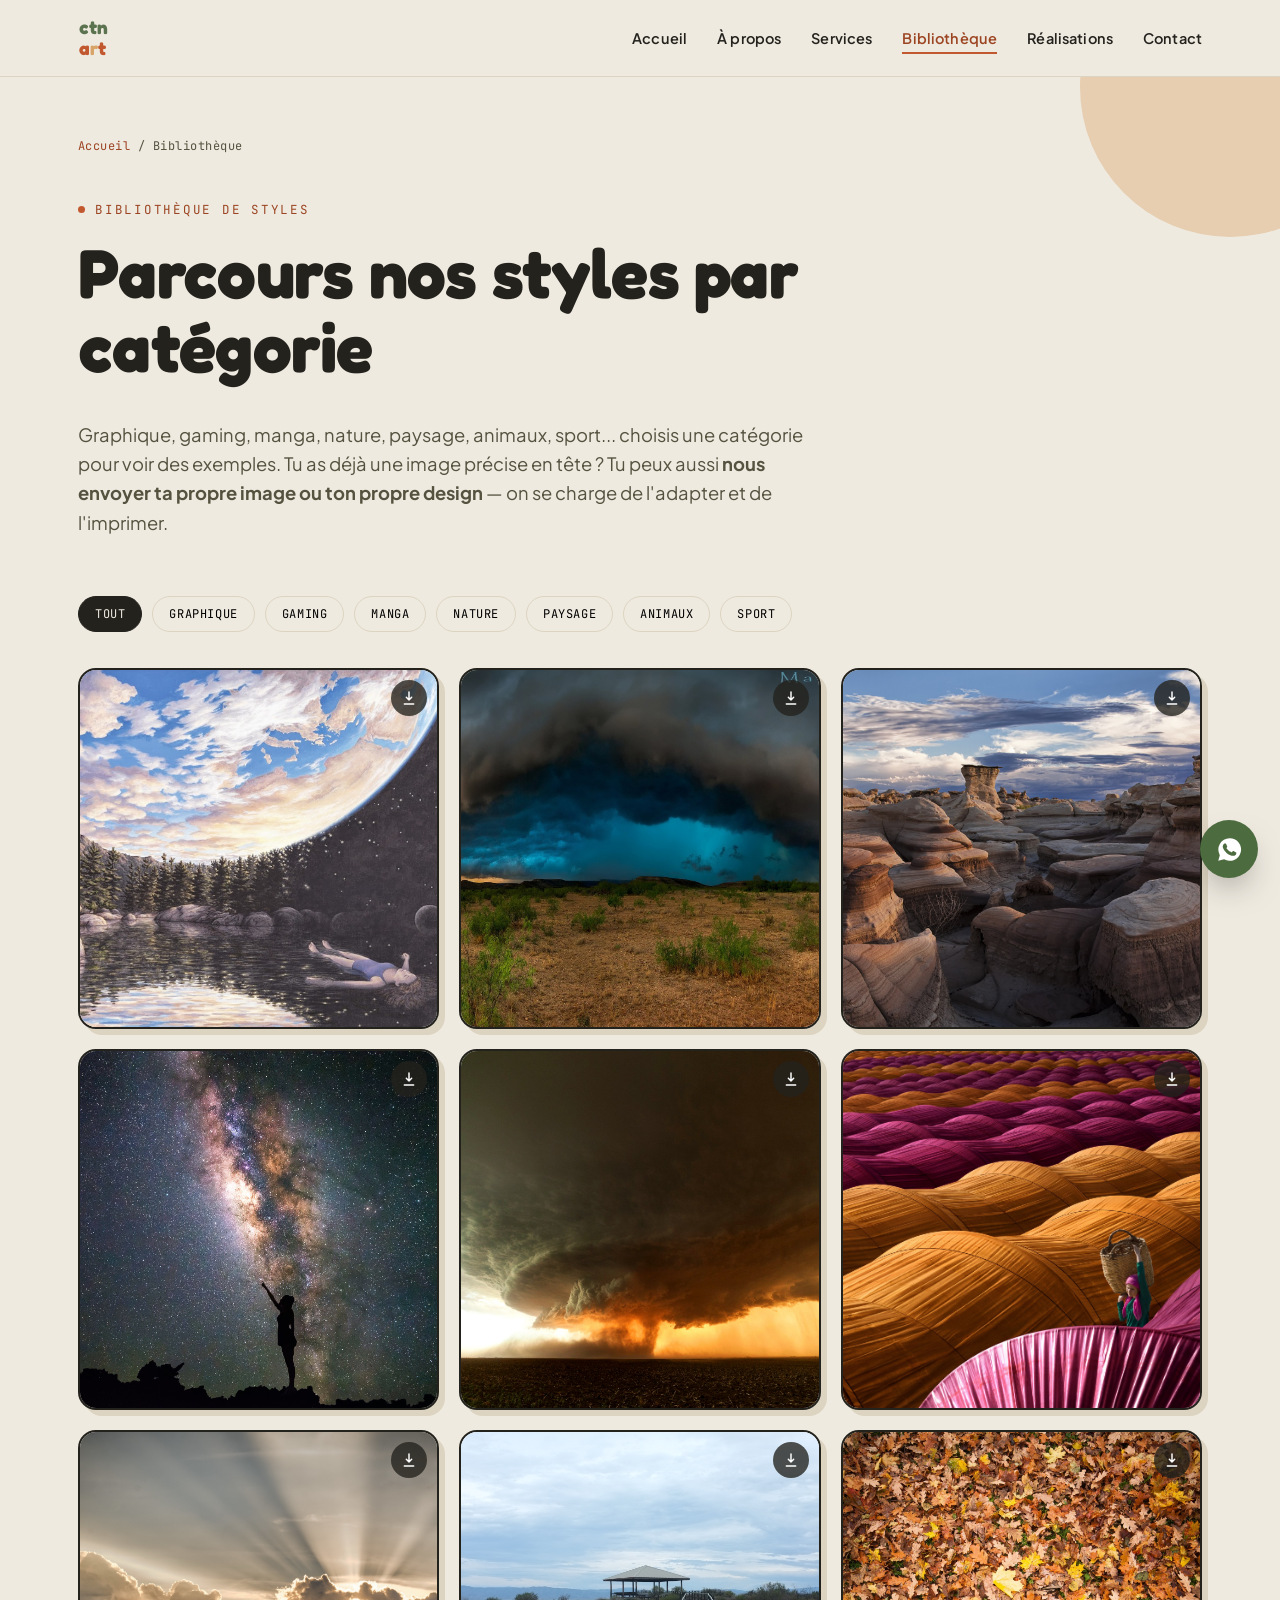
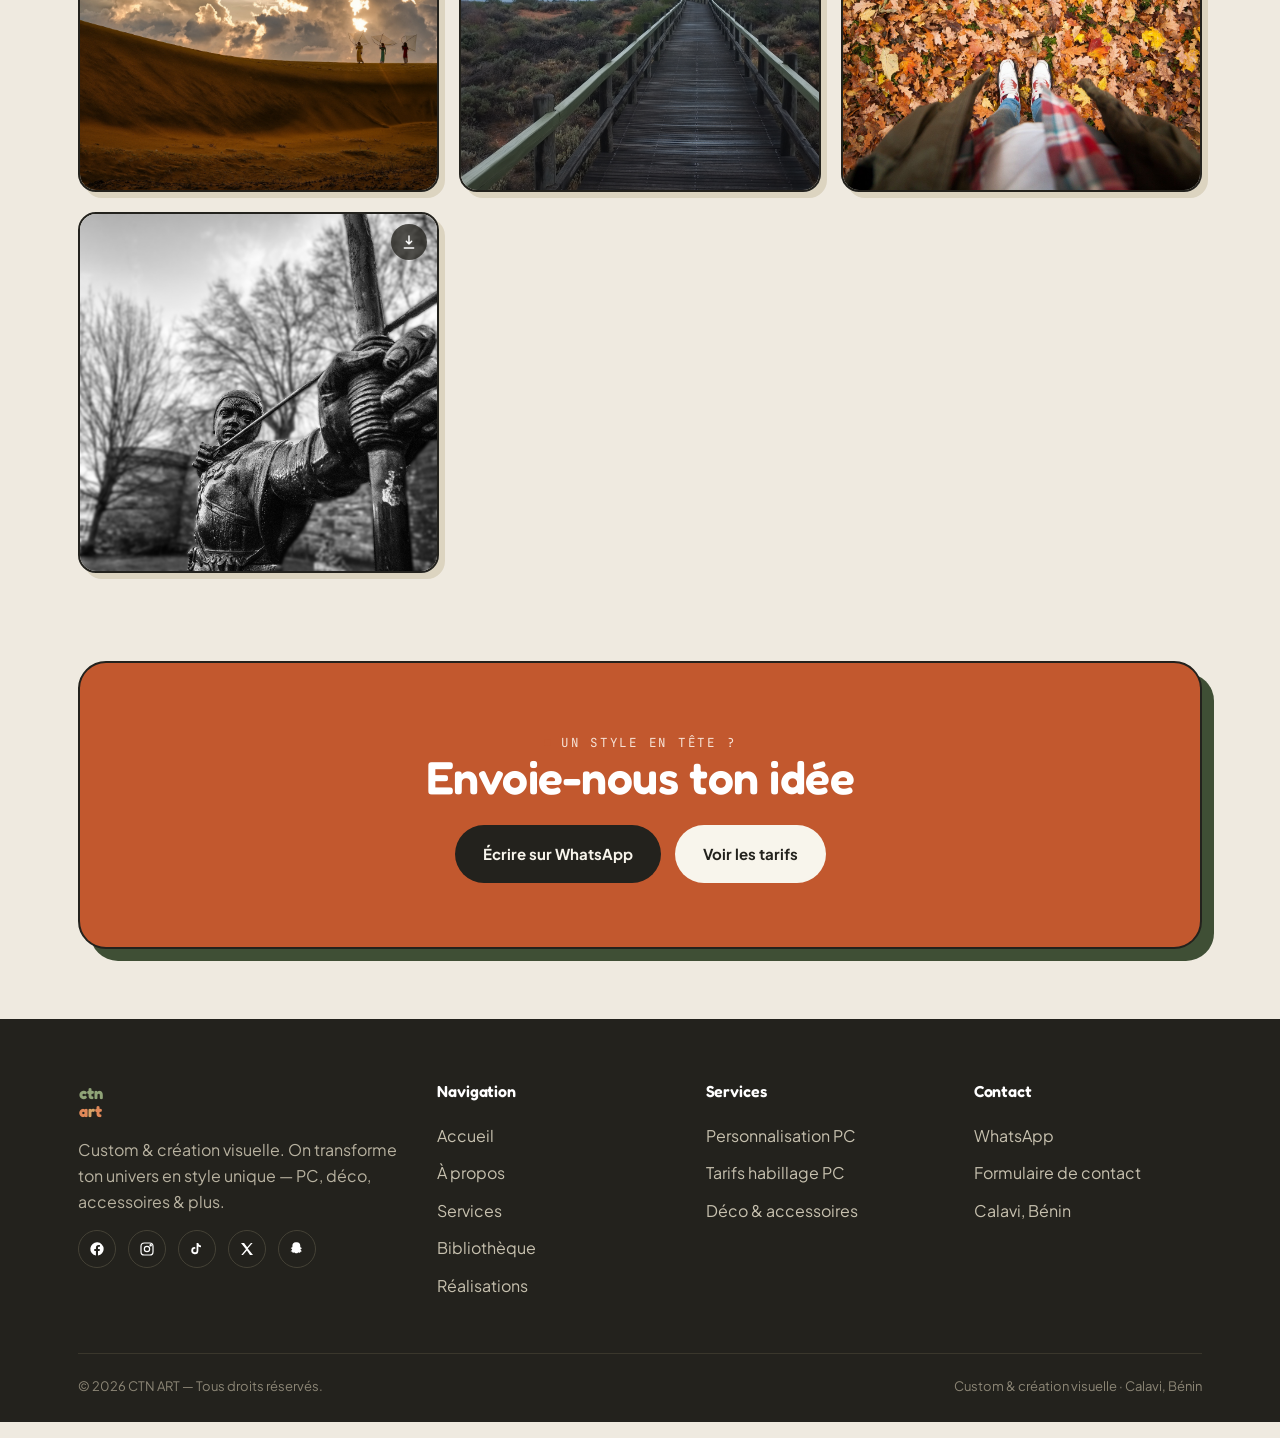
<file: bibliotheque.html>
<!doctype html>
<html lang="fr">
<head>
<meta charset="UTF-8">
<meta name="viewport" content="width=device-width, initial-scale=1">
<title>Bibliothèque de styles — CTN ART</title>
<meta name="description" content="Parcours la bibliothèque de styles CTN ART par catégorie : graphique, gaming, manga, nature, paysage, animaux, sport. Choisis un visuel ou envoie le tien.">

<link rel="icon" href="favicon.svg" type="image/svg+xml">
<link rel="icon" href="favicon.ico" sizes="any">
<link rel="apple-touch-icon" href="apple-touch-icon.png">
<meta name="theme-color" content="#C2582E">

<link rel="preconnect" href="https://fonts.googleapis.com">
<link rel="preconnect" href="https://fonts.gstatic.com" crossorigin>
<link href="https://fonts.googleapis.com/css2?family=Fredoka:wght@500;600;700&family=Plus+Jakarta+Sans:wght@400;500;600;700;800&family=JetBrains+Mono:wght@400;500;600&display=swap" rel="stylesheet">
<link rel="stylesheet" href="css/style.css">
</head>
<body>

<header class="site-header">
  <div class="wrap">
    <a href="index.html" class="logo-mark" aria-label="CTN ART — Accueil">
      <svg viewBox="0 0 210 130" role="img" aria-hidden="true">
        <text x="2" y="54" font-family="Fredoka, sans-serif" font-weight="700" font-size="56" fill="#5C7350" letter-spacing="0.5">ctn</text>
        <text x="2" y="116" font-family="Fredoka, sans-serif" font-weight="700" font-size="56" letter-spacing="0.5"><tspan fill="#C2582E">a</tspan><tspan fill="#D9A467">r</tspan><tspan fill="#C2582E">t</tspan></text>
      </svg>
    </a>
    <nav class="main-nav" id="main-nav">
      <ul>
        <li><a href="index.html">Accueil</a></li>
        <li><a href="a-propos.html">À propos</a></li>
        <li><a href="services.html">Services</a></li>
        <li><a href="bibliotheque.html" class="active">Bibliothèque</a></li>
        <li><a href="realisations.html">Réalisations</a></li>
        <li><a href="contact.html">Contact</a></li>
      </ul>
    </nav>
    <button class="nav-toggle" aria-label="Ouvrir le menu" aria-expanded="false" aria-controls="main-nav"><span></span></button>
  </div>
</header>

<main>

  <section class="page-hero">
    <div class="wrap">
      <div class="breadcrumb"><a href="index.html">Accueil</a> / Bibliothèque</div>
      <div class="reveal" style="max-width:760px;">
        <span class="eyebrow">Bibliothèque de styles</span>
        <h1>Parcours nos styles par catégorie</h1>
        <p class="lead">Graphique, gaming, manga, nature, paysage, animaux, sport... choisis une catégorie pour voir des exemples. Tu as déjà une image précise en tête ? Tu peux aussi <strong>nous envoyer ta propre image ou ton propre design</strong> — on se charge de l'adapter et de l'imprimer.</p>
      </div>
    </div>
  </section>

  <section style="padding-top:10px;">
    <div class="wrap">

      <div class="filter-bar reveal" id="library-filters" style="display:none;">
        <button class="filter-btn active" data-filter="all">Tout</button>
        <button class="filter-btn" data-filter="graphique">Graphique</button>
        <button class="filter-btn" data-filter="gaming">Gaming</button>
        <button class="filter-btn" data-filter="manga">Manga</button>
        <button class="filter-btn" data-filter="nature">Nature</button>
        <button class="filter-btn" data-filter="paysage">Paysage</button>
        <button class="filter-btn" data-filter="animaux">Animaux</button>
        <button class="filter-btn" data-filter="sport">Sport</button>
      </div>

      <div class="gallery-grid reveal" id="library-grid">
        <p id="library-empty" style="font-family:var(--font-mono);font-size:12.5px;color:var(--ink-soft);grid-column:1/-1;">
          📚 La bibliothèque est en cours de préparation — reviens bientôt, ou dis-nous directement le style que tu préfères sur WhatsApp.
        </p>
      </div>

    </div>
  </section>

  <section style="padding-top:0;">
    <div class="wrap">
      <div class="cta-band reveal">
        <span class="eyebrow" style="color:#F6E2D6;">Un style en tête ?</span>
        <h2>Envoie-nous ton idée</h2>
        <div class="hero-actions">
          <a href="https://wa.me/22950601542?text=Hello%20CTN%20Art%20%F0%9F%98%8A%0AJ%27esp%C3%A8re%20que%20vous%20allez%20bien%20%21%0AJe%20viens%20de%20visiter%20votre%20site%20et%20j%27aimerais%20en%20savoir%20un%20peu%20plus%20sur%20vos%20services." class="btn btn-primary" target="_blank" rel="noopener">Écrire sur WhatsApp</a>
          <a href="services.html#tarifs" class="btn btn-light">Voir les tarifs</a>
        </div>
      </div>
    </div>
  </section>

</main>

<footer class="site-footer">
  <div class="wrap">
    <div class="footer-top">
      <div>
        <a href="index.html" class="logo-mark" aria-label="CTN ART">
          <svg viewBox="0 0 210 130" role="img" aria-hidden="true">
            <text x="2" y="54" font-family="Fredoka, sans-serif" font-weight="700" font-size="56" fill="#8FA377" letter-spacing="0.5">ctn</text>
            <text x="2" y="116" font-family="Fredoka, sans-serif" font-weight="700" font-size="56" letter-spacing="0.5"><tspan fill="#E08858">a</tspan><tspan fill="#D9A467">r</tspan><tspan fill="#E08858">t</tspan></text>
          </svg>
        </a>
        <p style="margin-top:16px;max-width:32ch;">Custom & création visuelle. On transforme ton univers en style unique — PC, déco, accessoires & plus.</p>
        <div class="footer-social">
          <a href="https://www.facebook.com/itsctnart" aria-label="Facebook" target="_blank" rel="noopener"><svg viewBox="0 0 24 24" fill="#fff"><path d="M22 12a10 10 0 1 0-11.6 9.9v-7H7.9V12h2.5V9.8c0-2.5 1.5-3.9 3.8-3.9 1.1 0 2.2.2 2.2.2v2.5h-1.3c-1.2 0-1.6.8-1.6 1.6V12h2.8l-.4 2.9h-2.4v7A10 10 0 0 0 22 12"/></svg></a>
          <a href="https://www.instagram.com/itsctnart" aria-label="Instagram" target="_blank" rel="noopener"><svg viewBox="0 0 24 24" fill="none" stroke="#fff" stroke-width="1.8"><rect x="3" y="3" width="18" height="18" rx="5"/><circle cx="12" cy="12" r="4"/><circle cx="17.5" cy="6.5" r="1"/></svg></a>
          <a href="https://www.tiktok.com/@itsctnart" aria-label="TikTok" target="_blank" rel="noopener"><svg viewBox="0 0 24 24" fill="#fff"><path d="M14 3c.4 2 1.9 3.5 4 3.8v2.6c-1.4 0-2.8-.4-4-1.2v6.3a5.3 5.3 0 1 1-4.6-5.3v2.7a2.6 2.6 0 1 0 2 2.6V3z"/></svg></a>
          <a href="https://x.com/itsctnart" aria-label="X (Twitter)" target="_blank" rel="noopener"><svg viewBox="0 0 24 24" fill="#fff"><path d="M3 3l7.5 9.3L3.4 21h2.5l6-6.7 4.6 6.7H21l-7.8-9.9L20.4 3h-2.5l-5.6 6.2L7.6 3H3z"/></svg></a>
          <a href="https://www.snapchat.com/add/itsctnart" aria-label="Snapchat" target="_blank" rel="noopener"><svg viewBox="0 0 24 24" fill="#fff"><path d="M12 2c2.9 0 4.9 2.2 4.9 5v2c0 .3.3.6.9.9.6.3 1.4.4 1.4 1 0 .5-.9.9-1.7 1.1-.2 0-.3.2-.2.5.1.5.4 1.2.8 1.6.5.5 1.3.6 1.3 1s-.9.7-1.9.9c-.2 0-.3.2-.4.5-.1.3-.2.7-.4.9-.2.3-.7.2-1.3.1-.6-.1-1.3-.3-2.1 0-.7.3-1.2.9-2.3.9s-1.6-.6-2.3-.9c-.8-.3-1.5-.1-2.1 0-.6.1-1.1.2-1.3-.1-.2-.2-.3-.6-.4-.9-.1-.3-.2-.5-.4-.5-1-.2-1.9-.5-1.9-.9s.8-.5 1.3-1c.4-.4.7-1.1.8-1.6.1-.3 0-.5-.2-.5-.8-.2-1.7-.6-1.7-1.1 0-.6.8-.7 1.4-1 .6-.3.9-.6.9-.9V7c0-2.8 2-5 4.9-5z"/></svg></a>
        </div>
      </div>
      <div>
        <h4>Navigation</h4>
        <ul class="footer-links">
          <li><a href="index.html">Accueil</a></li>
          <li><a href="a-propos.html">À propos</a></li>
          <li><a href="services.html">Services</a></li>
          <li><a href="bibliotheque.html">Bibliothèque</a></li>
          <li><a href="realisations.html">Réalisations</a></li>
        </ul>
      </div>
      <div>
        <h4>Services</h4>
        <ul class="footer-links">
          <li><a href="services.html#pc">Personnalisation PC</a></li>
          <li><a href="services.html#tarifs">Tarifs habillage PC</a></li>
          <li><a href="services.html#deco">Déco & accessoires</a></li>
        </ul>
      </div>
      <div>
        <h4>Contact</h4>
        <ul class="footer-links">
          <li><a href="https://wa.me/22950601542?text=Hello%20CTN%20Art%20%F0%9F%98%8A%0AJ%27esp%C3%A8re%20que%20vous%20allez%20bien%20%21%0AJe%20viens%20de%20visiter%20votre%20site%20et%20j%27aimerais%20en%20savoir%20un%20peu%20plus%20sur%20vos%20services." target="_blank" rel="noopener">WhatsApp</a></li>
          <li><a href="contact.html">Formulaire de contact</a></li>
          <li><a href="#">Calavi, Bénin</a></li>
        </ul>
      </div>
    </div>
    <div class="footer-bottom">
      <span>© <span class="js-year"></span> CTN ART — Tous droits réservés.</span>
      <span>Custom & création visuelle · Calavi, Bénin</span>
    </div>
  </div>
</footer>

<a href="https://wa.me/22950601542?text=Hello%20CTN%20Art%20%F0%9F%98%8A%0AJ%27esp%C3%A8re%20que%20vous%20allez%20bien%20%21%0AJe%20viens%20de%20visiter%20votre%20site%20et%20j%27aimerais%20en%20savoir%20un%20peu%20plus%20sur%20vos%20services." class="wa-float" target="_blank" rel="noopener" aria-label="Contacter sur WhatsApp">
  <svg viewBox="0 0 24 24"><path d="M12 2a10 10 0 0 0-8.6 15L2 22l5.2-1.4A10 10 0 1 0 12 2zm5.9 14.2c-.2.7-1.4 1.3-2 1.4-.5.1-1.2.1-1.9-.1-.4-.1-1-.3-1.7-.6-3-1.3-5-4.3-5.1-4.5-.1-.2-1.2-1.6-1.2-3s.7-2.1 1-2.4c.3-.3.6-.4.8-.4h.6c.2 0 .4 0 .6.5l.9 2.1c.1.2.1.4 0 .6l-.4.6c-.1.2-.3.4 0 .8.3.4 1.1 1.4 2.1 2.1 1 .8 1.7 1 2 1.1.3.1.5.1.7-.1l.6-.8c.2-.3.4-.2.7-.1l1.9 1c.2.1.4.2.5.3.1.2.1.9-.1 1.5z"/></svg>
</a>

<script src="js/main.js"></script>
</body>
</html>
</file>
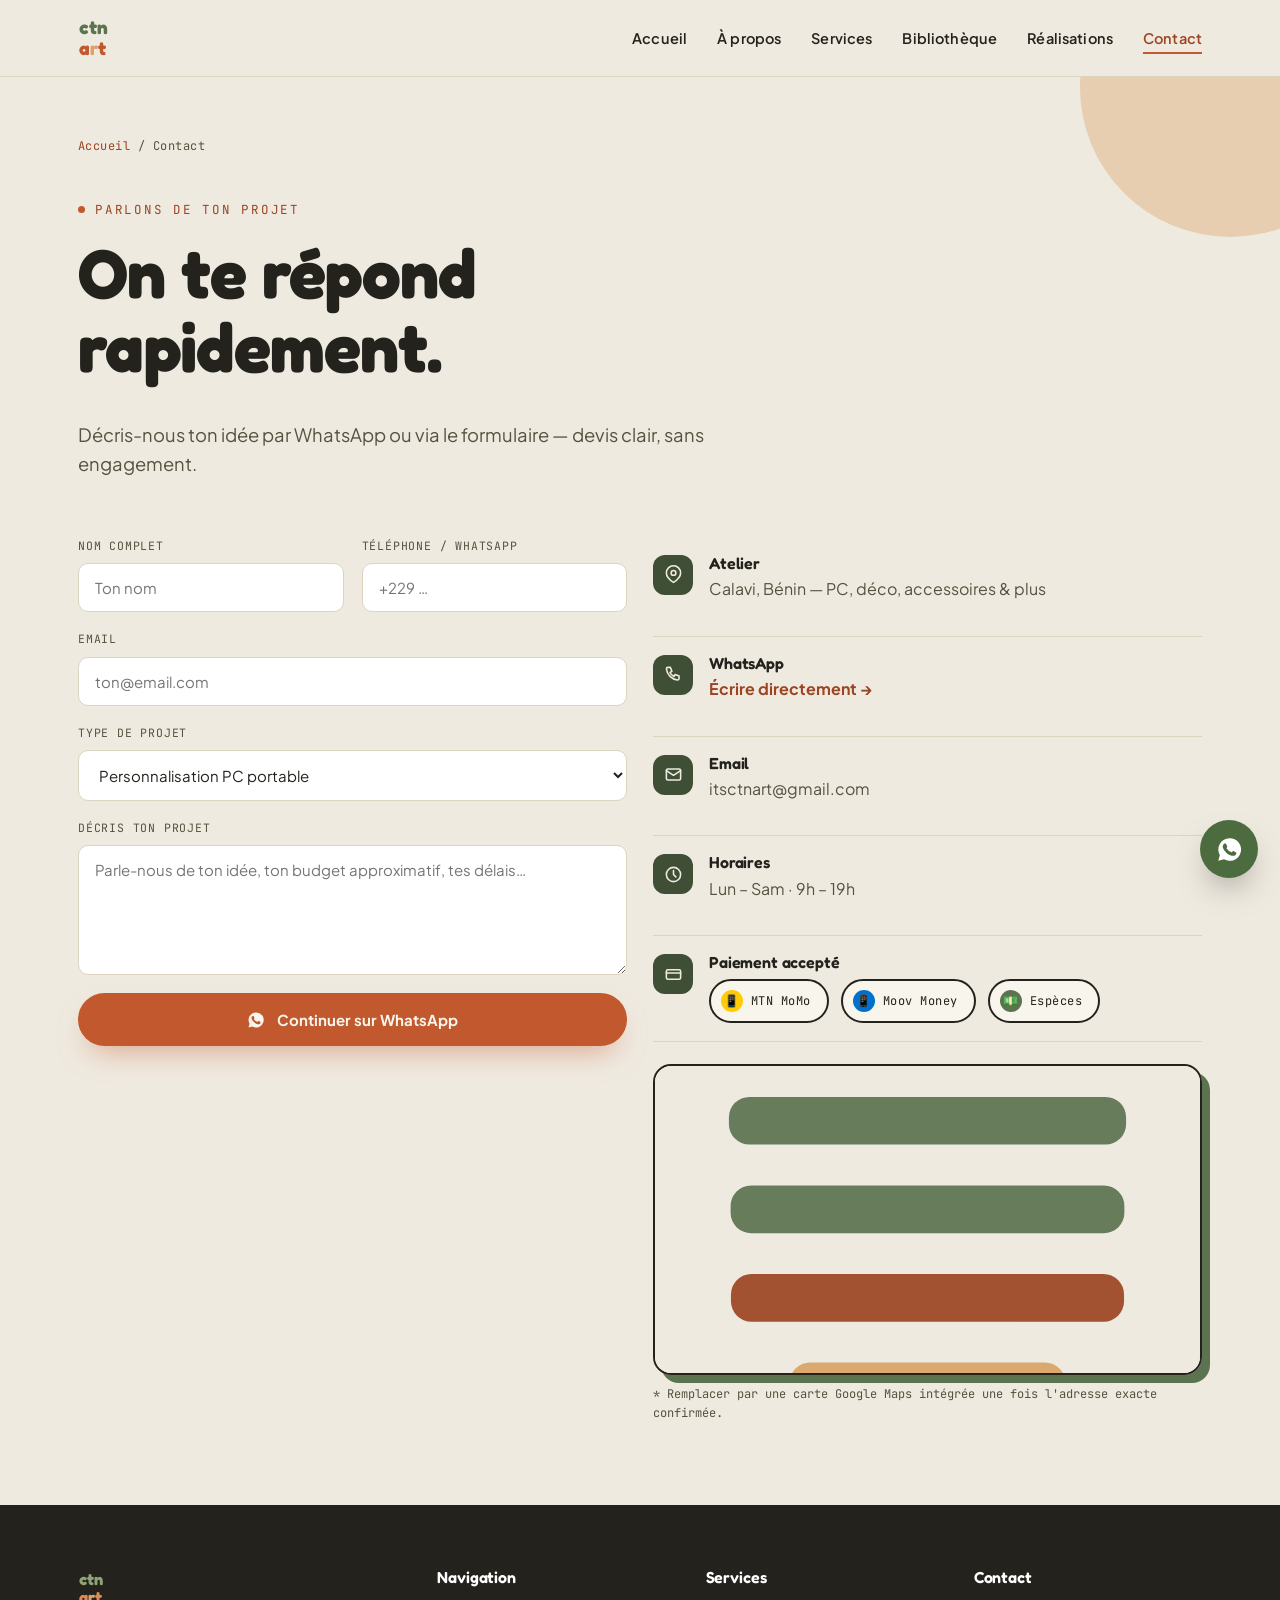
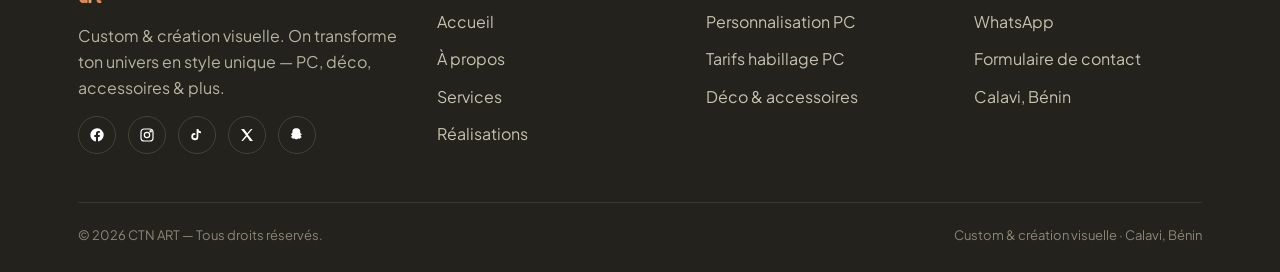
<file: contact.html>
<!doctype html>
<html lang="fr">
<head>
<meta charset="UTF-8">
<meta name="viewport" content="width=device-width, initial-scale=1">
<title>Contact — CTN ART</title>
<meta name="description" content="Contacte CTN ART pour ton projet de personnalisation PC, déco ou accessoires sur-mesure à Calavi.">

<link rel="icon" href="favicon.svg" type="image/svg+xml">
<link rel="icon" href="favicon.ico" sizes="any">
<link rel="apple-touch-icon" href="apple-touch-icon.png">
<meta name="theme-color" content="#C2582E">

<link rel="preconnect" href="https://fonts.googleapis.com">
<link rel="preconnect" href="https://fonts.gstatic.com" crossorigin>
<link href="https://fonts.googleapis.com/css2?family=Fredoka:wght@500;600;700&family=Plus+Jakarta+Sans:wght@400;500;600;700;800&family=JetBrains+Mono:wght@400;500;600&display=swap" rel="stylesheet">
<link rel="stylesheet" href="css/style.css">
</head>
<body>

<header class="site-header">
  <div class="wrap">
    <a href="index.html" class="logo-mark" aria-label="CTN ART — Accueil">
      <svg viewBox="0 0 210 130" role="img" aria-hidden="true">
        <text x="2" y="54" font-family="Fredoka, sans-serif" font-weight="700" font-size="56" fill="#5C7350" letter-spacing="0.5">ctn</text>
        <text x="2" y="116" font-family="Fredoka, sans-serif" font-weight="700" font-size="56" letter-spacing="0.5"><tspan fill="#C2582E">a</tspan><tspan fill="#D9A467">r</tspan><tspan fill="#C2582E">t</tspan></text>
      </svg>
    </a>
    <nav class="main-nav" id="main-nav">
      <ul>
        <li><a href="index.html">Accueil</a></li>
        <li><a href="a-propos.html">À propos</a></li>
        <li><a href="services.html">Services</a></li>
        <li><a href="bibliotheque.html">Bibliothèque</a></li>
        <li><a href="realisations.html">Réalisations</a></li>
        <li><a href="contact.html" class="active">Contact</a></li>
      </ul>
    </nav>
    <button class="nav-toggle" aria-label="Ouvrir le menu" aria-expanded="false" aria-controls="main-nav"><span></span></button>
  </div>
</header>

<main>

  <section class="page-hero">
    <div class="wrap">
      <div class="breadcrumb"><a href="index.html">Accueil</a> / Contact</div>
      <div class="reveal" style="max-width:760px;">
        <span class="eyebrow">Parlons de ton projet</span>
        <h1>On te répond rapidement.</h1>
        <p class="lead">Décris-nous ton idée par WhatsApp ou via le formulaire — devis clair, sans engagement.</p>
      </div>
    </div>
  </section>

  <section style="padding-top:10px;">
    <div class="wrap grid-2">

      <form class="reveal" name="contact-ctnart" method="POST" data-netlify="true" netlify-honeypot="bot-field" action="/merci.html" id="contact-form">
        <input type="hidden" name="form-name" value="contact-ctnart">
        <p style="position:absolute;left:-9999px;" aria-hidden="true">
          <label>Ne pas remplir : <input name="bot-field"></label>
        </p>
        <div class="form-grid">
          <div class="field">
            <label for="name">Nom complet</label>
            <input type="text" id="name" name="name" required placeholder="Ton nom">
          </div>
          <div class="field">
            <label for="phone">Téléphone / WhatsApp</label>
            <input type="tel" id="phone" name="phone" required placeholder="+229 …">
          </div>
          <div class="field full">
            <label for="email">Email</label>
            <input type="email" id="email" name="email" placeholder="ton@email.com">
          </div>
          <div class="field full">
            <label for="service">Type de projet</label>
            <select id="service" name="service">
              <option value="pc">Personnalisation PC portable</option>
              <option value="formation">Formation habillage</option>
              <option value="deco">Déco & accessoires</option>
              <option value="autre">Autre / je ne sais pas encore</option>
            </select>
          </div>
          <div class="field full">
            <label for="message">Décris ton projet</label>
            <textarea id="message" name="message" required placeholder="Parle-nous de ton idée, ton budget approximatif, tes délais…"></textarea>
          </div>
        </div>
        <button type="submit" class="btn btn-primary" style="margin-top:18px;width:100%;justify-content:center;">
          <svg viewBox="0 0 24 24" width="18" height="18" fill="currentColor" style="margin-right:2px;"><path d="M12 2a10 10 0 0 0-8.6 15L2 22l5.2-1.4A10 10 0 1 0 12 2zm5.9 14.2c-.2.7-1.4 1.3-2 1.4-.5.1-1.2.1-1.9-.1-.4-.1-1-.3-1.7-.6-3-1.3-5-4.3-5.1-4.5-.1-.2-1.2-1.6-1.2-3s.7-2.1 1-2.4c.3-.3.6-.4.8-.4h.6c.2 0 .4 0 .6.5l.9 2.1c.1.2.1.4 0 .6l-.4.6c-.1.2-.3.4 0 .8.3.4 1.1 1.4 2.1 2.1 1 .8 1.7 1 2 1.1.3.1.5.1.7-.1l.6-.8c.2-.3.4-.2.7-.1l1.9 1c.2.1.4.2.5.3.1.2.1.9-.1 1.5z"/></svg>
          Continuer sur WhatsApp
        </button>
        <p id="form-status" style="margin-top:14px;font-family:var(--font-mono);font-size:12.5px;"></p>
      </form>

      <div class="reveal">
        <div class="info-row">
          <div class="ic"><svg viewBox="0 0 24 24" fill="none" stroke="currentColor" stroke-width="2" stroke-linecap="round" stroke-linejoin="round"><path d="M21 10c0 6-9 12-9 12S3 16 3 10a9 9 0 1 1 18 0z"/><circle cx="12" cy="10" r="3"/></svg></div>
          <div>
            <h4 style="margin:0 0 4px;">Atelier</h4>
            <p>Calavi, Bénin — PC, déco, accessoires & plus</p>
          </div>
        </div>
        <div class="info-row">
          <div class="ic"><svg viewBox="0 0 24 24" fill="none" stroke="currentColor" stroke-width="2" stroke-linecap="round" stroke-linejoin="round"><path d="M3 5a2 2 0 0 1 2-2h3l2 5-2.5 1.5a11 11 0 0 0 5 5L14 12l5 2v3a2 2 0 0 1-2 2A16 16 0 0 1 3 5z"/></svg></div>
          <div>
            <h4 style="margin:0 0 4px;">WhatsApp</h4>
            <p><a href="https://wa.me/22950601542?text=Hello%20CTN%20Art%20%F0%9F%98%8A%0AJ%27esp%C3%A8re%20que%20vous%20allez%20bien%20%21%0AJe%20viens%20de%20visiter%20votre%20site%20et%20j%27aimerais%20en%20savoir%20un%20peu%20plus%20sur%20vos%20services." target="_blank" rel="noopener" style="font-weight:700;color:var(--terracotta-deep);">Écrire directement →</a></p>
          </div>
        </div>
        <div class="info-row">
          <div class="ic"><svg viewBox="0 0 24 24" fill="none" stroke="currentColor" stroke-width="2" stroke-linecap="round" stroke-linejoin="round"><rect x="3" y="5" width="18" height="14" rx="2"/><path d="M3 7l9 6 9-6"/></svg></div>
          <div>
            <h4 style="margin:0 0 4px;">Email</h4>
            <p>itsctnart@gmail.com</p>
          </div>
        </div>
        <div class="info-row">
          <div class="ic"><svg viewBox="0 0 24 24" fill="none" stroke="currentColor" stroke-width="2" stroke-linecap="round" stroke-linejoin="round"><circle cx="12" cy="12" r="9"/><path d="M12 7v5l3 3"/></svg></div>
          <div>
            <h4 style="margin:0 0 4px;">Horaires</h4>
            <p>Lun – Sam · 9h – 19h</p>
          </div>
        </div>
        <div class="info-row">
          <div class="ic"><svg viewBox="0 0 24 24" fill="none" stroke="currentColor" stroke-width="2" stroke-linecap="round" stroke-linejoin="round"><rect x="3" y="6" width="18" height="12" rx="2"/><path d="M3 10h18"/></svg></div>
          <div>
            <h4 style="margin:0 0 8px;">Paiement accepté</h4>
            <div class="payment-badges">
              <span class="payment-badge"><span class="dot" style="background:#FFCB05;color:#111;">📱</span>MTN MoMo</span>
              <span class="payment-badge"><span class="dot" style="background:#0072CE;color:#fff;">📱</span>Moov Money</span>
              <span class="payment-badge"><span class="dot" style="background:var(--green);color:#fff;">💵</span>Espèces</span>
            </div>
          </div>
        </div>

        <div style="margin-top:22px;">
          <div class="map-frame">
            <img src="img/ph-11.svg" alt="Localisation de l'atelier CTN ART à Calavi" style="aspect-ratio:16/9;object-fit:cover;">
          </div>
          <p style="margin-top:10px;font-family:var(--font-mono);font-size:12px;color:var(--ink-soft);">* Remplacer par une carte Google Maps intégrée une fois l'adresse exacte confirmée.</p>
        </div>
      </div>

    </div>
  </section>

</main>

<footer class="site-footer">
  <div class="wrap">
    <div class="footer-top">
      <div>
        <a href="index.html" class="logo-mark" aria-label="CTN ART">
          <svg viewBox="0 0 210 130" role="img" aria-hidden="true">
            <text x="2" y="54" font-family="Fredoka, sans-serif" font-weight="700" font-size="56" fill="#8FA377" letter-spacing="0.5">ctn</text>
            <text x="2" y="116" font-family="Fredoka, sans-serif" font-weight="700" font-size="56" letter-spacing="0.5"><tspan fill="#E08858">a</tspan><tspan fill="#D9A467">r</tspan><tspan fill="#E08858">t</tspan></text>
          </svg>
        </a>
        <p style="margin-top:16px;max-width:32ch;">Custom & création visuelle. On transforme ton univers en style unique — PC, déco, accessoires & plus.</p>
        <div class="footer-social">
          <a href="https://www.facebook.com/itsctnart" aria-label="Facebook" target="_blank" rel="noopener"><svg viewBox="0 0 24 24" fill="#fff"><path d="M22 12a10 10 0 1 0-11.6 9.9v-7H7.9V12h2.5V9.8c0-2.5 1.5-3.9 3.8-3.9 1.1 0 2.2.2 2.2.2v2.5h-1.3c-1.2 0-1.6.8-1.6 1.6V12h2.8l-.4 2.9h-2.4v7A10 10 0 0 0 22 12"/></svg></a>
          <a href="https://www.instagram.com/itsctnart" aria-label="Instagram" target="_blank" rel="noopener"><svg viewBox="0 0 24 24" fill="none" stroke="#fff" stroke-width="1.8"><rect x="3" y="3" width="18" height="18" rx="5"/><circle cx="12" cy="12" r="4"/><circle cx="17.5" cy="6.5" r="1"/></svg></a>
          <a href="https://www.tiktok.com/@itsctnart" aria-label="TikTok" target="_blank" rel="noopener"><svg viewBox="0 0 24 24" fill="#fff"><path d="M14 3c.4 2 1.9 3.5 4 3.8v2.6c-1.4 0-2.8-.4-4-1.2v6.3a5.3 5.3 0 1 1-4.6-5.3v2.7a2.6 2.6 0 1 0 2 2.6V3z"/></svg></a>
          <a href="https://x.com/itsctnart" aria-label="X (Twitter)" target="_blank" rel="noopener"><svg viewBox="0 0 24 24" fill="#fff"><path d="M3 3l7.5 9.3L3.4 21h2.5l6-6.7 4.6 6.7H21l-7.8-9.9L20.4 3h-2.5l-5.6 6.2L7.6 3H3z"/></svg></a>
          <a href="https://www.snapchat.com/add/itsctnart" aria-label="Snapchat" target="_blank" rel="noopener"><svg viewBox="0 0 24 24" fill="#fff"><path d="M12 2c2.9 0 4.9 2.2 4.9 5v2c0 .3.3.6.9.9.6.3 1.4.4 1.4 1 0 .5-.9.9-1.7 1.1-.2 0-.3.2-.2.5.1.5.4 1.2.8 1.6.5.5 1.3.6 1.3 1s-.9.7-1.9.9c-.2 0-.3.2-.4.5-.1.3-.2.7-.4.9-.2.3-.7.2-1.3.1-.6-.1-1.3-.3-2.1 0-.7.3-1.2.9-2.3.9s-1.6-.6-2.3-.9c-.8-.3-1.5-.1-2.1 0-.6.1-1.1.2-1.3-.1-.2-.2-.3-.6-.4-.9-.1-.3-.2-.5-.4-.5-1-.2-1.9-.5-1.9-.9s.8-.5 1.3-1c.4-.4.7-1.1.8-1.6.1-.3 0-.5-.2-.5-.8-.2-1.7-.6-1.7-1.1 0-.6.8-.7 1.4-1 .6-.3.9-.6.9-.9V7c0-2.8 2-5 4.9-5z"/></svg></a>
        </div>
      </div>
      <div>
        <h4>Navigation</h4>
        <ul class="footer-links">
          <li><a href="index.html">Accueil</a></li>
          <li><a href="a-propos.html">À propos</a></li>
          <li><a href="services.html">Services</a></li>
          <li><a href="realisations.html">Réalisations</a></li>
        </ul>
      </div>
      <div>
        <h4>Services</h4>
        <ul class="footer-links">
          <li><a href="services.html#pc">Personnalisation PC</a></li>
          <li><a href="services.html#tarifs">Tarifs habillage PC</a></li>
          <li><a href="services.html#deco">Déco & accessoires</a></li>
        </ul>
      </div>
      <div>
        <h4>Contact</h4>
        <ul class="footer-links">
          <li><a href="https://wa.me/22950601542?text=Hello%20CTN%20Art%20%F0%9F%98%8A%0AJ%27esp%C3%A8re%20que%20vous%20allez%20bien%20%21%0AJe%20viens%20de%20visiter%20votre%20site%20et%20j%27aimerais%20en%20savoir%20un%20peu%20plus%20sur%20vos%20services." target="_blank" rel="noopener">WhatsApp</a></li>
          <li><a href="contact.html">Formulaire de contact</a></li>
          <li><a href="#">Calavi, Bénin</a></li>
        </ul>
      </div>
    </div>
    <div class="footer-bottom">
      <span>© <span class="js-year"></span> CTN ART — Tous droits réservés.</span>
      <span>Custom & création visuelle · Calavi, Bénin</span>
    </div>
  </div>
</footer>

<a href="https://wa.me/22950601542?text=Hello%20CTN%20Art%20%F0%9F%98%8A%0AJ%27esp%C3%A8re%20que%20vous%20allez%20bien%20%21%0AJe%20viens%20de%20visiter%20votre%20site%20et%20j%27aimerais%20en%20savoir%20un%20peu%20plus%20sur%20vos%20services." class="wa-float" target="_blank" rel="noopener" aria-label="Contacter sur WhatsApp">
  <svg viewBox="0 0 24 24"><path d="M12 2a10 10 0 0 0-8.6 15L2 22l5.2-1.4A10 10 0 1 0 12 2zm5.9 14.2c-.2.7-1.4 1.3-2 1.4-.5.1-1.2.1-1.9-.1-.4-.1-1-.3-1.7-.6-3-1.3-5-4.3-5.1-4.5-.1-.2-1.2-1.6-1.2-3s.7-2.1 1-2.4c.3-.3.6-.4.8-.4h.6c.2 0 .4 0 .6.5l.9 2.1c.1.2.1.4 0 .6l-.4.6c-.1.2-.3.4 0 .8.3.4 1.1 1.4 2.1 2.1 1 .8 1.7 1 2 1.1.3.1.5.1.7-.1l.6-.8c.2-.3.4-.2.7-.1l1.9 1c.2.1.4.2.5.3.1.2.1.9-.1 1.5z"/></svg>
</a>

<script src="js/main.js"></script>
<script>
  // Le formulaire construit un message WhatsApp prérempli à partir des champs
  // saisis, puis redirige vers WhatsApp : le client n'a plus qu'à appuyer sur
  // envoyer. Une copie est aussi envoyée en silence à Netlify Forms comme
  // filet de sécurité (au cas où le client ne finalise pas l'envoi WhatsApp).
  const WA_NUMBER = '22950601542';
  const form = document.getElementById('contact-form');
  const status = document.getElementById('form-status');

  const SERVICE_LABELS = {
    pc: 'Personnalisation PC portable',
    formation: 'Formation habillage',
    deco: 'Déco & accessoires',
    autre: 'Autre',
  };

  function encode(data) {
    return Object.keys(data)
      .map(key => encodeURIComponent(key) + '=' + encodeURIComponent(data[key]))
      .join('&');
  }

  function buildWhatsAppMessage(data) {
    const serviceLabel = SERVICE_LABELS[data.service] || data.service || '';
    let msg = `Hello CTN Art 😊\nJ'espère que vous allez bien !\nVoici ma demande :\n\n`;
    msg += `*Nom* : ${data.name || ''}\n`;
    msg += `*Téléphone* : ${data.phone || ''}\n`;
    if (data.email) msg += `*Email* : ${data.email}\n`;
    msg += `*Type de projet* : ${serviceLabel}\n\n`;
    msg += `*Message* :\n${data.message || ''}`;
    return msg;
  }

  if (form) {
    form.addEventListener('submit', (e) => {
      e.preventDefault();
      status.textContent = 'Redirection vers WhatsApp…';
      status.style.color = 'var(--ink-soft)';

      const data = Object.fromEntries(new FormData(form).entries());

      // Filet de sécurité silencieux — n'empêche jamais la redirection WhatsApp
      try {
        fetch('/', {
          method: 'POST',
          headers: { 'Content-Type': 'application/x-www-form-urlencoded' },
          body: encode(data),
        }).catch(() => {});
      } catch (err) { /* on continue quoi qu'il arrive */ }

      const waLink = `https://wa.me/${WA_NUMBER}?text=${encodeURIComponent(buildWhatsAppMessage(data))}`;
      window.location.href = waLink;
    });
  }
</script>
</body>
</html>
</file>
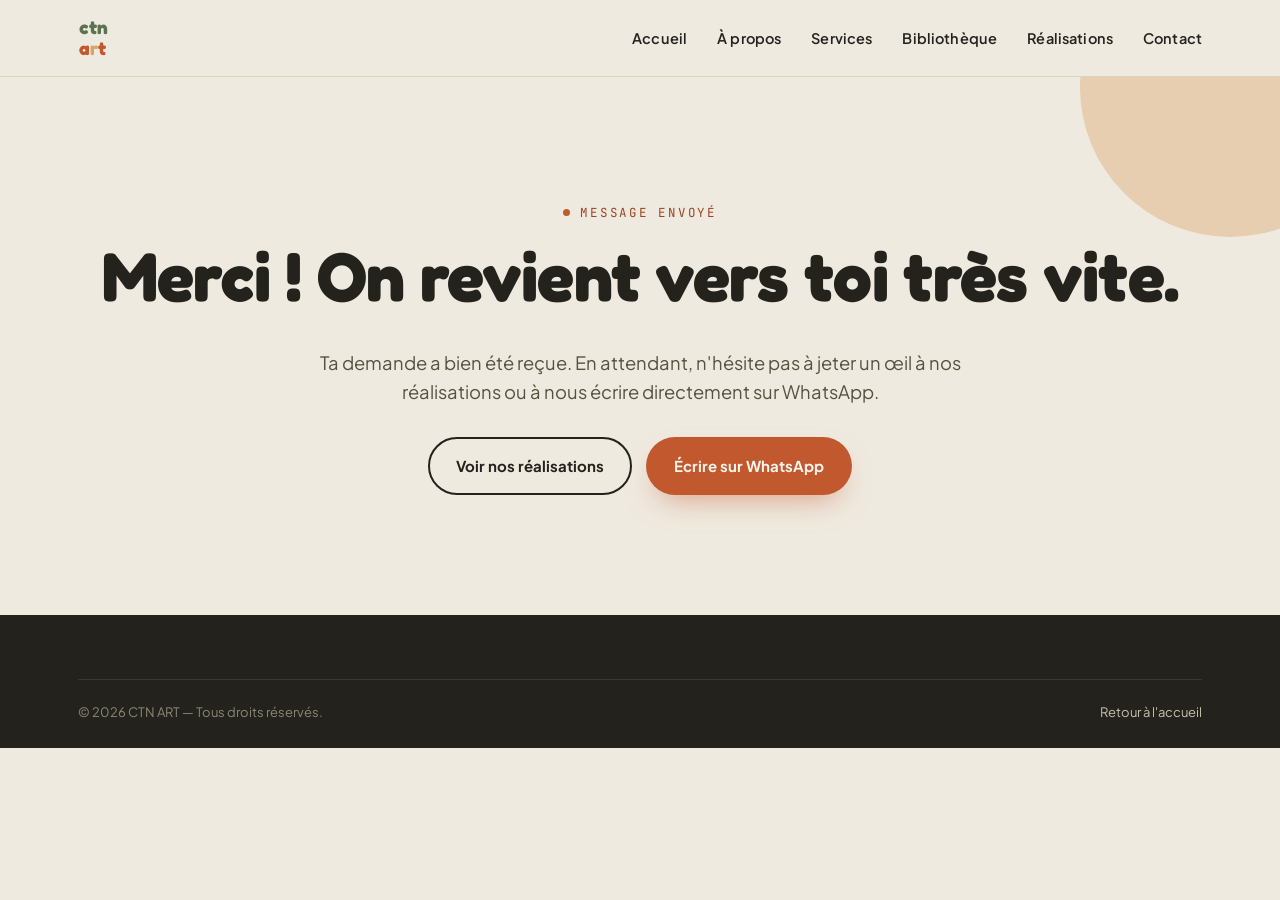
<file: merci.html>
<!doctype html>
<html lang="fr">
<head>
<meta charset="UTF-8">
<meta name="viewport" content="width=device-width, initial-scale=1">
<title>Merci — CTN ART</title>
<meta name="robots" content="noindex">

<link rel="icon" href="favicon.svg" type="image/svg+xml">
<link rel="icon" href="favicon.ico" sizes="any">
<link rel="apple-touch-icon" href="apple-touch-icon.png">
<meta name="theme-color" content="#C2582E">

<link rel="preconnect" href="https://fonts.googleapis.com">
<link rel="preconnect" href="https://fonts.gstatic.com" crossorigin>
<link href="https://fonts.googleapis.com/css2?family=Fredoka:wght@500;600;700&family=Plus+Jakarta+Sans:wght@400;500;600;700;800&family=JetBrains+Mono:wght@400;500;600&display=swap" rel="stylesheet">
<link rel="stylesheet" href="css/style.css">
</head>
<body>

<header class="site-header">
  <div class="wrap">
    <a href="index.html" class="logo-mark" aria-label="CTN ART — Accueil">
      <svg viewBox="0 0 210 130" role="img" aria-hidden="true">
        <text x="2" y="54" font-family="Fredoka, sans-serif" font-weight="700" font-size="56" fill="#5C7350" letter-spacing="0.5">ctn</text>
        <text x="2" y="116" font-family="Fredoka, sans-serif" font-weight="700" font-size="56" letter-spacing="0.5"><tspan fill="#C2582E">a</tspan><tspan fill="#D9A467">r</tspan><tspan fill="#C2582E">t</tspan></text>
      </svg>
    </a>
    <nav class="main-nav" id="main-nav">
      <ul>
        <li><a href="index.html">Accueil</a></li>
        <li><a href="a-propos.html">À propos</a></li>
        <li><a href="services.html">Services</a></li>
        <li><a href="bibliotheque.html">Bibliothèque</a></li>
        <li><a href="realisations.html">Réalisations</a></li>
        <li><a href="contact.html">Contact</a></li>
      </ul>
    </nav>
    <button class="nav-toggle" aria-label="Ouvrir le menu" aria-expanded="false" aria-controls="main-nav"><span></span></button>
  </div>
</header>

<main>
  <section class="page-hero" style="text-align:center;padding:120px 0;">
    <div class="wrap">
      <span class="eyebrow" style="justify-content:center;">Message envoyé</span>
      <h1>Merci ! On revient vers toi très vite.</h1>
      <p class="lead" style="margin:18px auto 30px;">Ta demande a bien été reçue. En attendant, n'hésite pas à jeter un œil à nos réalisations ou à nous écrire directement sur WhatsApp.</p>
      <div class="hero-actions">
        <a href="realisations.html" class="btn btn-outline">Voir nos réalisations</a>
        <a href="https://wa.me/22950601542?text=Hello%20CTN%20Art%20%F0%9F%98%8A%0AJ%27esp%C3%A8re%20que%20vous%20allez%20bien%20%21%0AJe%20viens%20de%20visiter%20votre%20site%20et%20j%27aimerais%20en%20savoir%20un%20peu%20plus%20sur%20vos%20services." class="btn btn-primary" target="_blank" rel="noopener">Écrire sur WhatsApp</a>
      </div>
    </div>
  </section>
</main>

<footer class="site-footer">
  <div class="wrap">
    <div class="footer-bottom">
      <span>© <span class="js-year"></span> CTN ART — Tous droits réservés.</span>
      <span><a href="index.html" style="color:#C7C1AF;">Retour à l'accueil</a></span>
    </div>
  </div>
</footer>

<script src="js/main.js"></script>
</body>
</html>
</file>
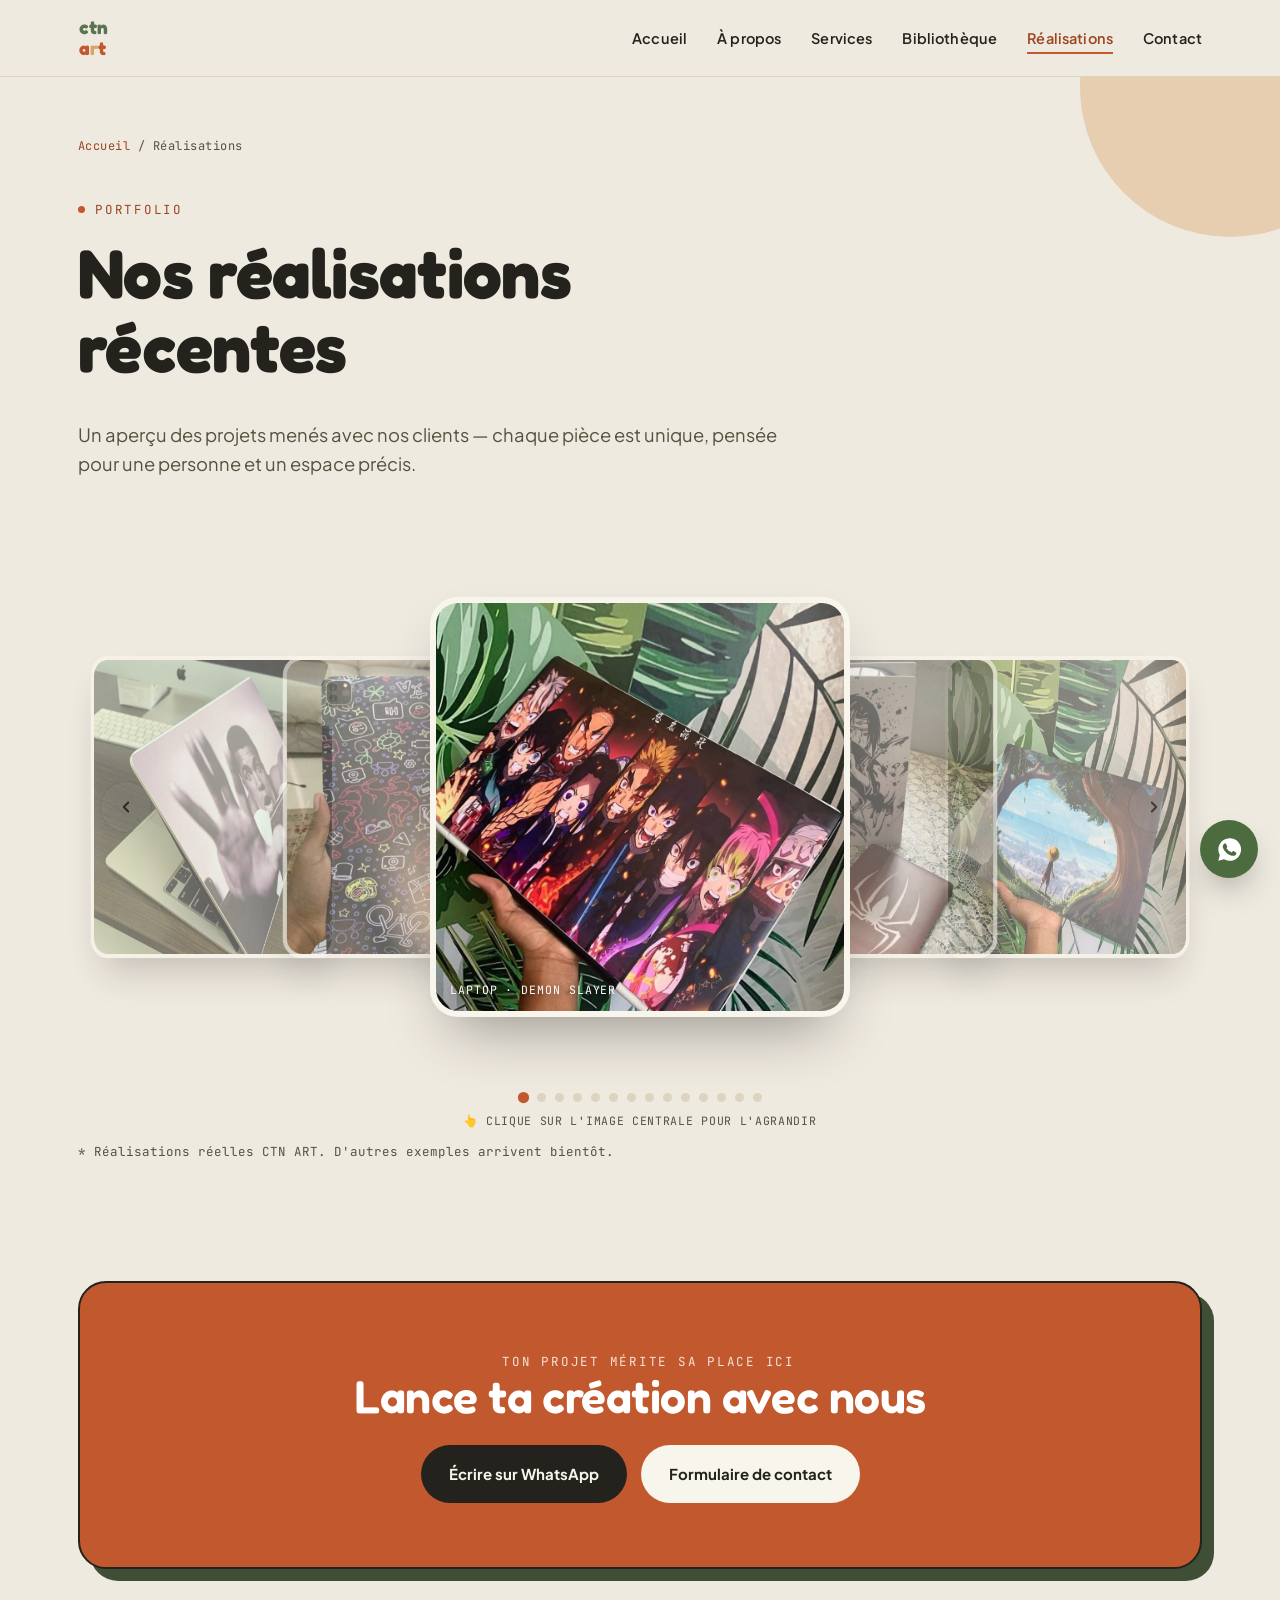
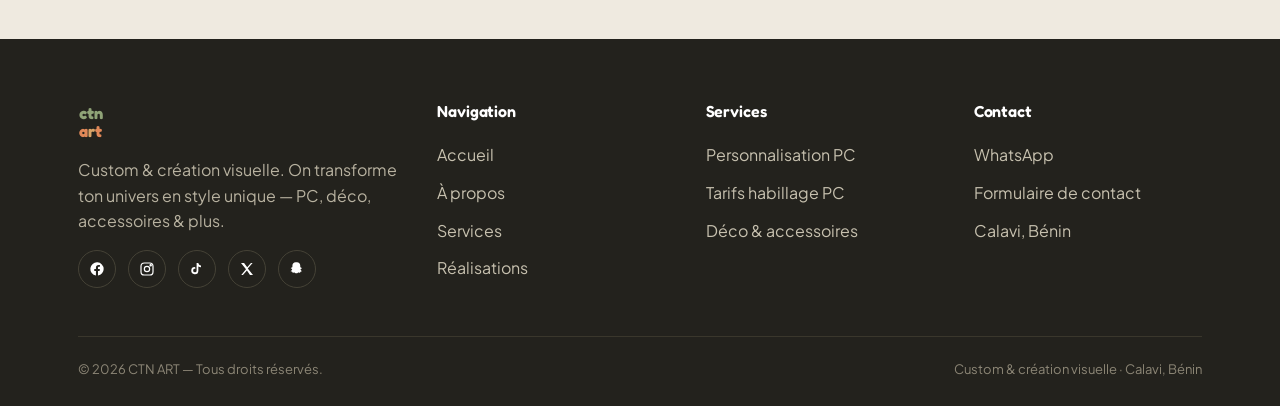
<file: realisations.html>
<!doctype html>
<html lang="fr">
<head>
<meta charset="UTF-8">
<meta name="viewport" content="width=device-width, initial-scale=1">
<title>Réalisations — CTN ART</title>
<meta name="description" content="Découvre les réalisations CTN ART : PC personnalisés, déco et accessoires sur-mesure à Calavi.">

<link rel="icon" href="favicon.svg" type="image/svg+xml">
<link rel="icon" href="favicon.ico" sizes="any">
<link rel="apple-touch-icon" href="apple-touch-icon.png">
<meta name="theme-color" content="#C2582E">

<link rel="preconnect" href="https://fonts.googleapis.com">
<link rel="preconnect" href="https://fonts.gstatic.com" crossorigin>
<link href="https://fonts.googleapis.com/css2?family=Fredoka:wght@500;600;700&family=Plus+Jakarta+Sans:wght@400;500;600;700;800&family=JetBrains+Mono:wght@400;500;600&display=swap" rel="stylesheet">
<link rel="stylesheet" href="css/style.css">
</head>
<body>

<header class="site-header">
  <div class="wrap">
    <a href="index.html" class="logo-mark" aria-label="CTN ART — Accueil">
      <svg viewBox="0 0 210 130" role="img" aria-hidden="true">
        <text x="2" y="54" font-family="Fredoka, sans-serif" font-weight="700" font-size="56" fill="#5C7350" letter-spacing="0.5">ctn</text>
        <text x="2" y="116" font-family="Fredoka, sans-serif" font-weight="700" font-size="56" letter-spacing="0.5"><tspan fill="#C2582E">a</tspan><tspan fill="#D9A467">r</tspan><tspan fill="#C2582E">t</tspan></text>
      </svg>
    </a>
    <nav class="main-nav" id="main-nav">
      <ul>
        <li><a href="index.html">Accueil</a></li>
        <li><a href="a-propos.html">À propos</a></li>
        <li><a href="services.html">Services</a></li>
        <li><a href="bibliotheque.html">Bibliothèque</a></li>
        <li><a href="realisations.html" class="active">Réalisations</a></li>
        <li><a href="contact.html">Contact</a></li>
      </ul>
    </nav>
    <button class="nav-toggle" aria-label="Ouvrir le menu" aria-expanded="false" aria-controls="main-nav"><span></span></button>
  </div>
</header>

<main>

  <section class="page-hero">
    <div class="wrap">
      <div class="breadcrumb"><a href="index.html">Accueil</a> / Réalisations</div>
      <div class="reveal" style="max-width:760px;">
        <span class="eyebrow">Portfolio</span>
        <h1>Nos réalisations récentes</h1>
        <p class="lead">Un aperçu des projets menés avec nos clients — chaque pièce est unique, pensée pour une personne et un espace précis.</p>
      </div>
    </div>
  </section>

  <section style="padding-top:10px;">
    <div class="wrap">

      <div class="gallery-coverflow-wrap reveal">
        <div class="coverflow gallery-coverflow" data-no-autoplay="true" data-cms-src="content/realisations.json" tabindex="0" aria-label="Galerie de réalisations — clique sur l'image centrale pour l'agrandir">
          <button class="cf-nav prev" aria-label="Image précédente">
            <svg width="18" height="18" viewBox="0 0 24 24" fill="none" stroke="#23221D" stroke-width="2.4" stroke-linecap="round" stroke-linejoin="round"><path d="M15 18l-6-6 6-6"/></svg>
          </button>
          <div class="coverflow-track">
            <div class="cf-item" data-cat="laptop"><img src="img/real/real-08.jpg" alt="Laptop personnalisé Demon Slayer"><span class="cf-label">Laptop · Demon Slayer</span></div>
            <div class="cf-item" data-cat="ps5"><img src="img/real/real-07.jpg" alt="Boîtiers PS5 Itachi et Spider-Man"><span class="cf-label">PS5 · Itachi & Spider-Man</span></div>
            <div class="cf-item" data-cat="laptop"><img src="img/real/real-02.jpg" alt="Laptop personnalisé One Piece"><span class="cf-label">Laptop · One Piece</span></div>
            <div class="cf-item" data-cat="tablette"><img src="img/real/real-13.jpg" alt="Tablette personnalisée thème anime pastel"><span class="cf-label">Tablette · Pastel anime</span></div>
            <div class="cf-item" data-cat="laptop"><img src="img/real/real-09.jpg" alt="Laptop personnalisé Black Panther"><span class="cf-label">Laptop · Black Panther</span></div>
            <div class="cf-item" data-cat="ps5"><img src="img/real/real-12.jpg" alt="Boîtier PS5 Dragon Ball"><span class="cf-label">PS5 · Dragon Ball</span></div>
            <div class="cf-item" data-cat="laptop"><img src="img/real/real-10.jpg" alt="Laptop personnalisé One Piece Doflamingo"><span class="cf-label">Laptop · Doflamingo</span></div>
            <div class="cf-item" data-cat="tablette"><img src="img/real/real-06.jpg" alt="Tablette personnalisée motif ADN"><span class="cf-label">Tablette · ADN</span></div>
            <div class="cf-item" data-cat="laptop"><img src="img/real/real-14.jpg" alt="PC personnalisé habillage intégral pastel"><span class="cf-label">Laptop · Habillage intégral</span></div>
            <div class="cf-item" data-cat="avant-apres"><img src="img/real/real-04.jpg" alt="MacBook avant personnalisation, peinture turquoise"><span class="cf-label">Avant · Peinture</span></div>
            <div class="cf-item" data-cat="avant-apres"><img src="img/real/real-05.jpg" alt="MacBook après personnalisation, motif graphique"><span class="cf-label">Après · Motif graphique</span></div>
            <div class="cf-item" data-cat="laptop"><img src="img/real/real-11.jpg" alt="Laptop personnalisé citation No risk no story"><span class="cf-label">Laptop · Citation</span></div>
            <div class="cf-item" data-cat="laptop"><img src="img/real/real-03.jpg" alt="MacBook personnalisé style rétro"><span class="cf-label">Laptop · Style rétro</span></div>
            <div class="cf-item" data-cat="tablette"><img src="img/real/real-01.jpg" alt="Tablette personnalisée motif néon doodle"><span class="cf-label">Tablette · Néon doodle</span></div>
          </div>
          <button class="cf-nav next" aria-label="Image suivante">
            <svg width="18" height="18" viewBox="0 0 24 24" fill="none" stroke="#23221D" stroke-width="2.4" stroke-linecap="round" stroke-linejoin="round"><path d="M9 18l6-6-6-6"/></svg>
          </button>
        </div>
        <div class="cf-dots" aria-hidden="true"></div>
        <p class="cf-hint">👆 Clique sur l'image centrale pour l'agrandir</p>
      </div>

      <p style="margin-top:30px;font-family:var(--font-mono);font-size:12.5px;color:var(--ink-soft);">
        * Réalisations réelles CTN ART. D'autres exemples arrivent bientôt.
      </p>
    </div>
  </section>

  <section style="padding-top:0;">
    <div class="wrap">
      <div class="cta-band reveal">
        <span class="eyebrow" style="color:#F6E2D6;">Ton projet mérite sa place ici</span>
        <h2>Lance ta création avec nous</h2>
        <div class="hero-actions">
          <a href="https://wa.me/22950601542?text=Hello%20CTN%20Art%20%F0%9F%98%8A%0AJ%27esp%C3%A8re%20que%20vous%20allez%20bien%20%21%0AJe%20viens%20de%20visiter%20votre%20site%20et%20j%27aimerais%20en%20savoir%20un%20peu%20plus%20sur%20vos%20services." class="btn btn-primary" target="_blank" rel="noopener">Écrire sur WhatsApp</a>
          <a href="contact.html" class="btn btn-light">Formulaire de contact</a>
        </div>
      </div>
    </div>
  </section>

</main>

<footer class="site-footer">
  <div class="wrap">
    <div class="footer-top">
      <div>
        <a href="index.html" class="logo-mark" aria-label="CTN ART">
          <svg viewBox="0 0 210 130" role="img" aria-hidden="true">
            <text x="2" y="54" font-family="Fredoka, sans-serif" font-weight="700" font-size="56" fill="#8FA377" letter-spacing="0.5">ctn</text>
            <text x="2" y="116" font-family="Fredoka, sans-serif" font-weight="700" font-size="56" letter-spacing="0.5"><tspan fill="#E08858">a</tspan><tspan fill="#D9A467">r</tspan><tspan fill="#E08858">t</tspan></text>
          </svg>
        </a>
        <p style="margin-top:16px;max-width:32ch;">Custom & création visuelle. On transforme ton univers en style unique — PC, déco, accessoires & plus.</p>
        <div class="footer-social">
          <a href="https://www.facebook.com/itsctnart" aria-label="Facebook" target="_blank" rel="noopener"><svg viewBox="0 0 24 24" fill="#fff"><path d="M22 12a10 10 0 1 0-11.6 9.9v-7H7.9V12h2.5V9.8c0-2.5 1.5-3.9 3.8-3.9 1.1 0 2.2.2 2.2.2v2.5h-1.3c-1.2 0-1.6.8-1.6 1.6V12h2.8l-.4 2.9h-2.4v7A10 10 0 0 0 22 12"/></svg></a>
          <a href="https://www.instagram.com/itsctnart" aria-label="Instagram" target="_blank" rel="noopener"><svg viewBox="0 0 24 24" fill="none" stroke="#fff" stroke-width="1.8"><rect x="3" y="3" width="18" height="18" rx="5"/><circle cx="12" cy="12" r="4"/><circle cx="17.5" cy="6.5" r="1"/></svg></a>
          <a href="https://www.tiktok.com/@itsctnart" aria-label="TikTok" target="_blank" rel="noopener"><svg viewBox="0 0 24 24" fill="#fff"><path d="M14 3c.4 2 1.9 3.5 4 3.8v2.6c-1.4 0-2.8-.4-4-1.2v6.3a5.3 5.3 0 1 1-4.6-5.3v2.7a2.6 2.6 0 1 0 2 2.6V3z"/></svg></a>
          <a href="https://x.com/itsctnart" aria-label="X (Twitter)" target="_blank" rel="noopener"><svg viewBox="0 0 24 24" fill="#fff"><path d="M3 3l7.5 9.3L3.4 21h2.5l6-6.7 4.6 6.7H21l-7.8-9.9L20.4 3h-2.5l-5.6 6.2L7.6 3H3z"/></svg></a>
          <a href="https://www.snapchat.com/add/itsctnart" aria-label="Snapchat" target="_blank" rel="noopener"><svg viewBox="0 0 24 24" fill="#fff"><path d="M12 2c2.9 0 4.9 2.2 4.9 5v2c0 .3.3.6.9.9.6.3 1.4.4 1.4 1 0 .5-.9.9-1.7 1.1-.2 0-.3.2-.2.5.1.5.4 1.2.8 1.6.5.5 1.3.6 1.3 1s-.9.7-1.9.9c-.2 0-.3.2-.4.5-.1.3-.2.7-.4.9-.2.3-.7.2-1.3.1-.6-.1-1.3-.3-2.1 0-.7.3-1.2.9-2.3.9s-1.6-.6-2.3-.9c-.8-.3-1.5-.1-2.1 0-.6.1-1.1.2-1.3-.1-.2-.2-.3-.6-.4-.9-.1-.3-.2-.5-.4-.5-1-.2-1.9-.5-1.9-.9s.8-.5 1.3-1c.4-.4.7-1.1.8-1.6.1-.3 0-.5-.2-.5-.8-.2-1.7-.6-1.7-1.1 0-.6.8-.7 1.4-1 .6-.3.9-.6.9-.9V7c0-2.8 2-5 4.9-5z"/></svg></a>
        </div>
      </div>
      <div>
        <h4>Navigation</h4>
        <ul class="footer-links">
          <li><a href="index.html">Accueil</a></li>
          <li><a href="a-propos.html">À propos</a></li>
          <li><a href="services.html">Services</a></li>
          <li><a href="realisations.html">Réalisations</a></li>
        </ul>
      </div>
      <div>
        <h4>Services</h4>
        <ul class="footer-links">
          <li><a href="services.html#pc">Personnalisation PC</a></li>
          <li><a href="services.html#tarifs">Tarifs habillage PC</a></li>
          <li><a href="services.html#deco">Déco & accessoires</a></li>
        </ul>
      </div>
      <div>
        <h4>Contact</h4>
        <ul class="footer-links">
          <li><a href="https://wa.me/22950601542?text=Hello%20CTN%20Art%20%F0%9F%98%8A%0AJ%27esp%C3%A8re%20que%20vous%20allez%20bien%20%21%0AJe%20viens%20de%20visiter%20votre%20site%20et%20j%27aimerais%20en%20savoir%20un%20peu%20plus%20sur%20vos%20services." target="_blank" rel="noopener">WhatsApp</a></li>
          <li><a href="contact.html">Formulaire de contact</a></li>
          <li><a href="#">Calavi, Bénin</a></li>
        </ul>
      </div>
    </div>
    <div class="footer-bottom">
      <span>© <span class="js-year"></span> CTN ART — Tous droits réservés.</span>
      <span>Custom & création visuelle · Calavi, Bénin</span>
    </div>
  </div>
</footer>

<a href="https://wa.me/22950601542?text=Hello%20CTN%20Art%20%F0%9F%98%8A%0AJ%27esp%C3%A8re%20que%20vous%20allez%20bien%20%21%0AJe%20viens%20de%20visiter%20votre%20site%20et%20j%27aimerais%20en%20savoir%20un%20peu%20plus%20sur%20vos%20services." class="wa-float" target="_blank" rel="noopener" aria-label="Contacter sur WhatsApp">
  <svg viewBox="0 0 24 24"><path d="M12 2a10 10 0 0 0-8.6 15L2 22l5.2-1.4A10 10 0 1 0 12 2zm5.9 14.2c-.2.7-1.4 1.3-2 1.4-.5.1-1.2.1-1.9-.1-.4-.1-1-.3-1.7-.6-3-1.3-5-4.3-5.1-4.5-.1-.2-1.2-1.6-1.2-3s.7-2.1 1-2.4c.3-.3.6-.4.8-.4h.6c.2 0 .4 0 .6.5l.9 2.1c.1.2.1.4 0 .6l-.4.6c-.1.2-.3.4 0 .8.3.4 1.1 1.4 2.1 2.1 1 .8 1.7 1 2 1.1.3.1.5.1.7-.1l.6-.8c.2-.3.4-.2.7-.1l1.9 1c.2.1.4.2.5.3.1.2.1.9-.1 1.5z"/></svg>
</a>

<script src="js/main.js"></script>
</body>
</html>
</file>
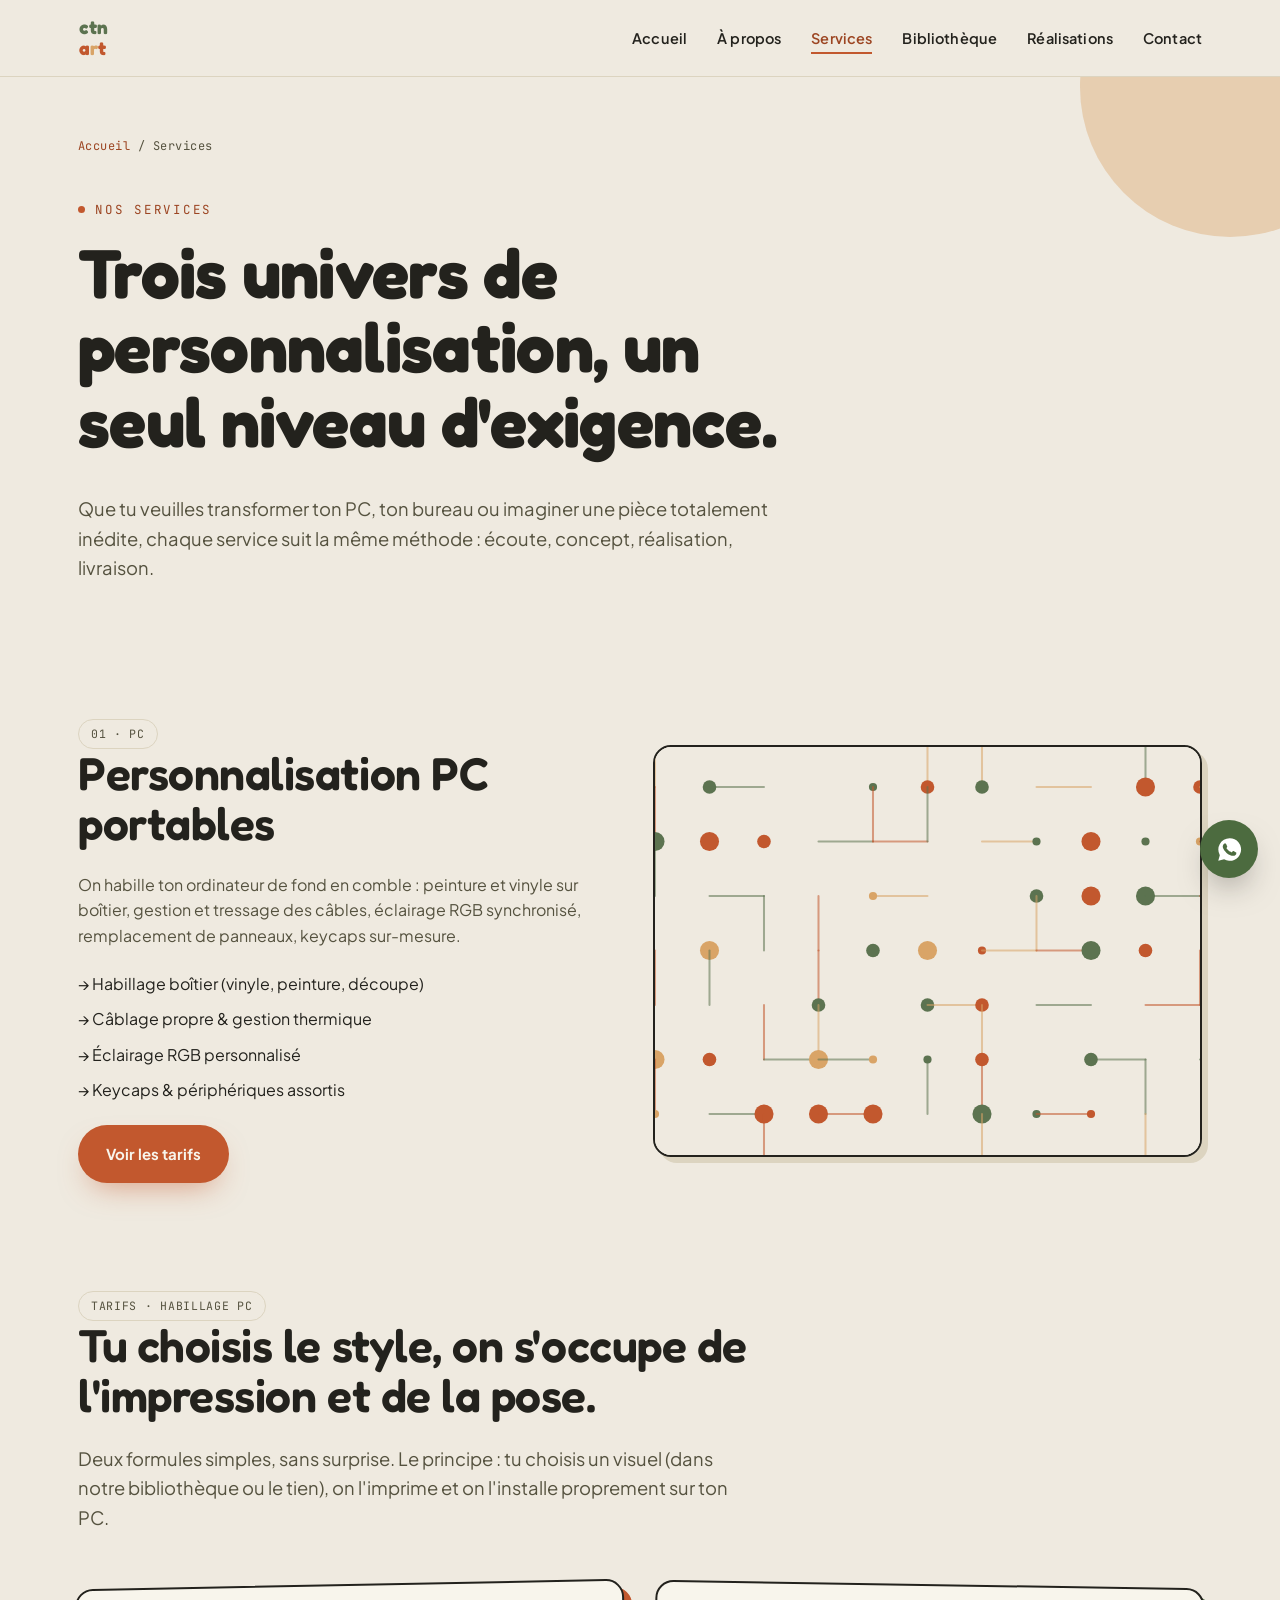
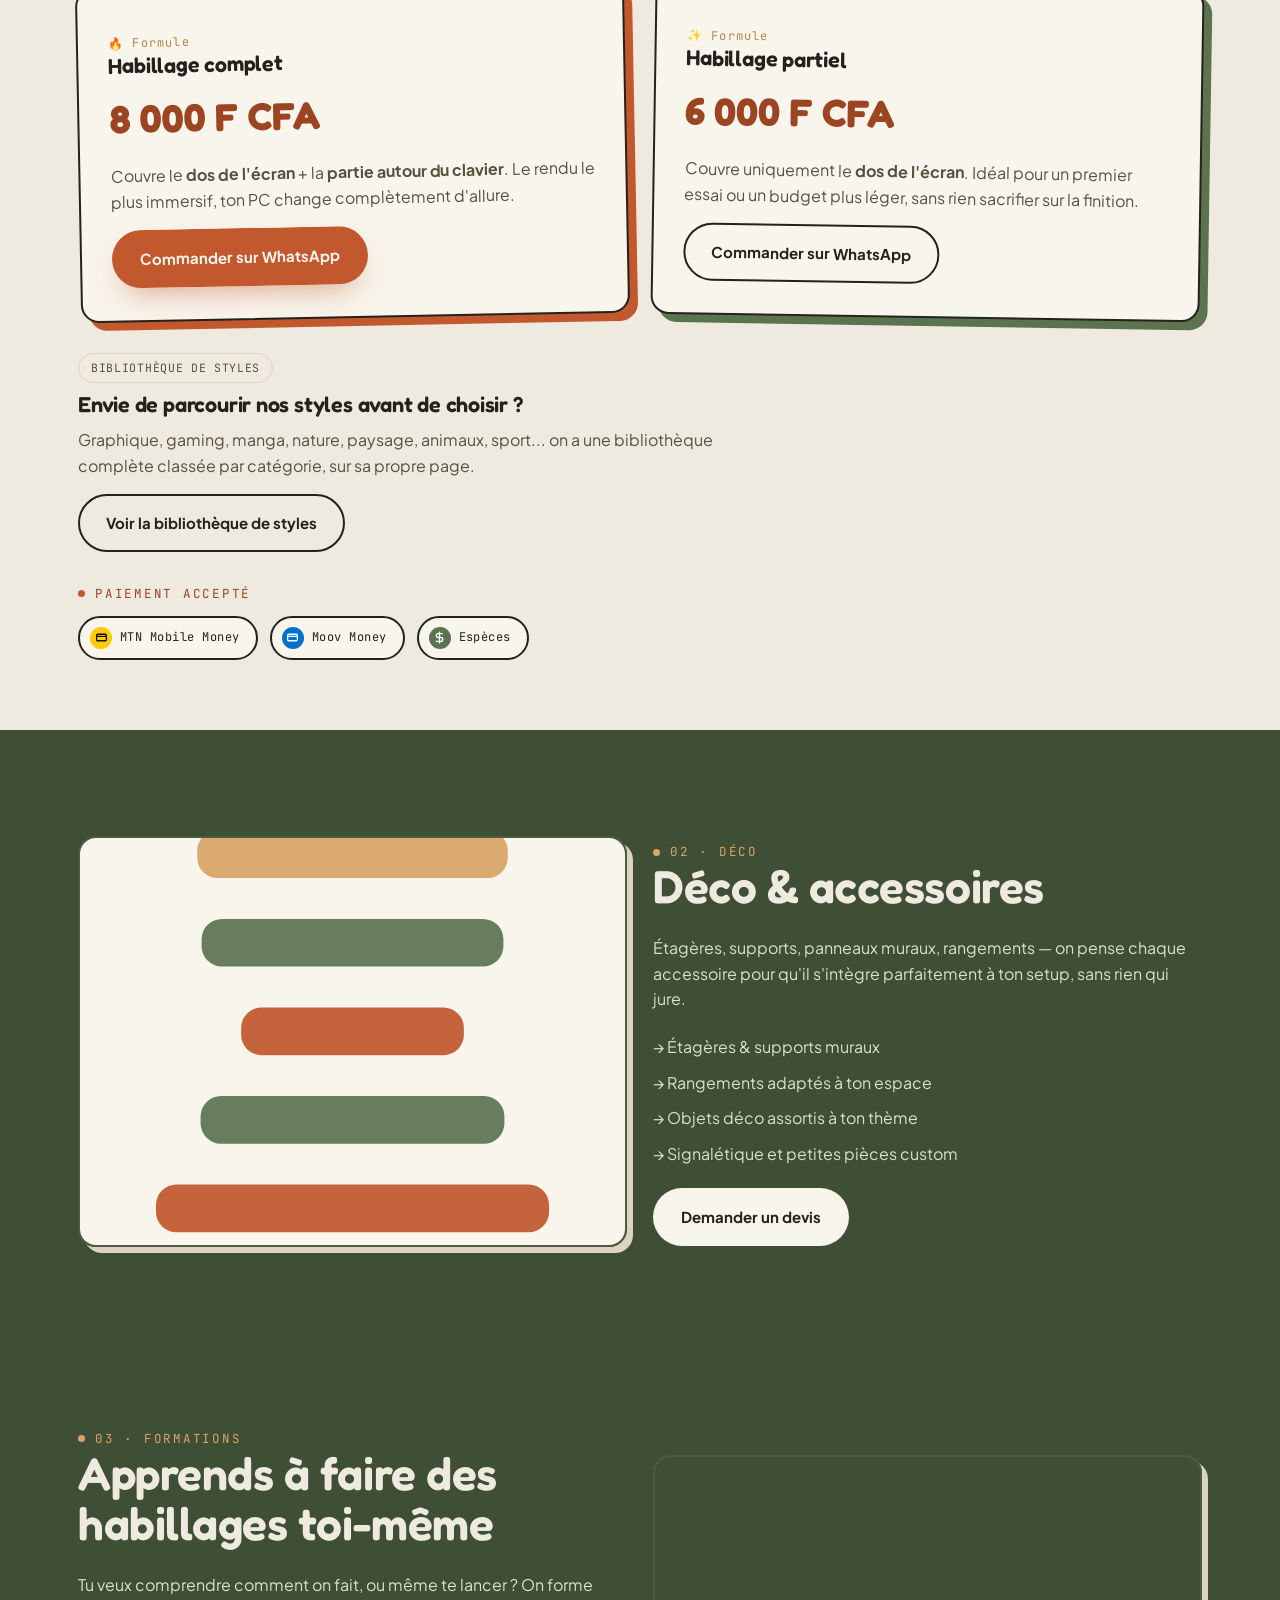
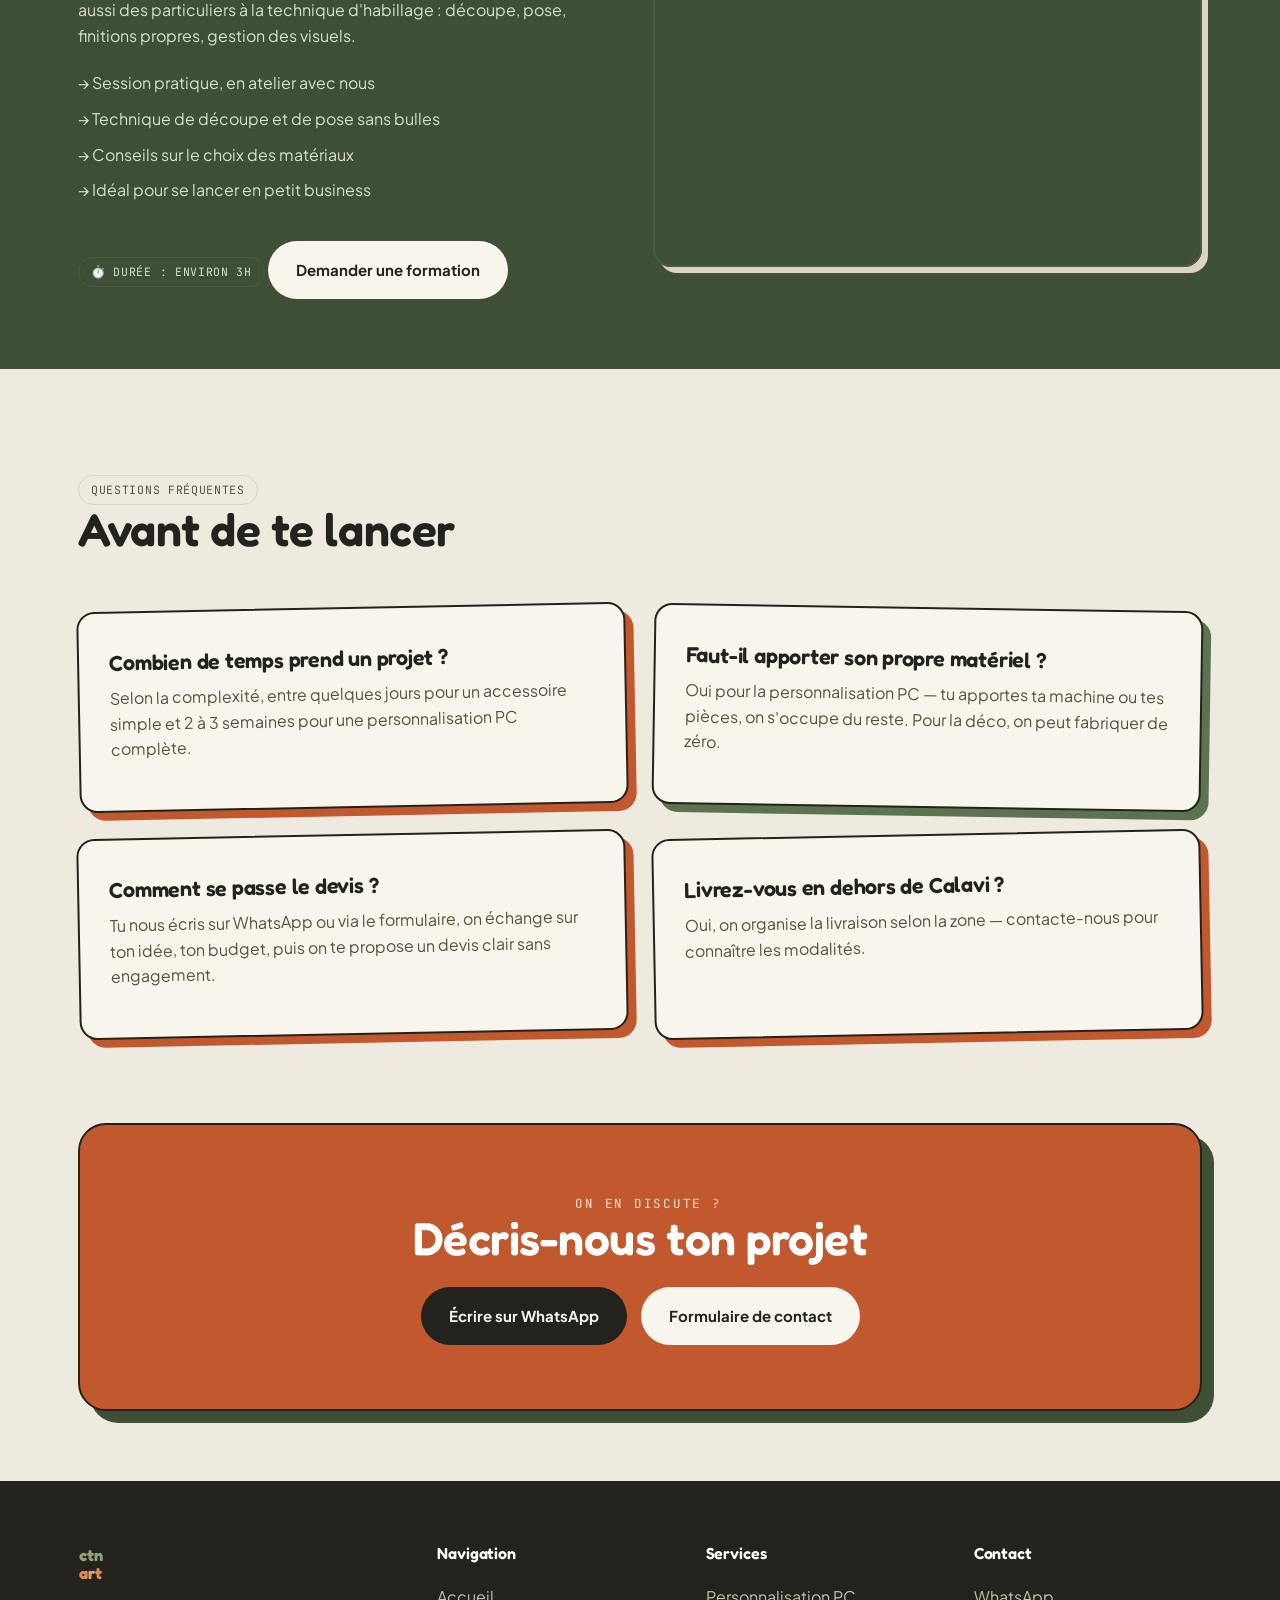
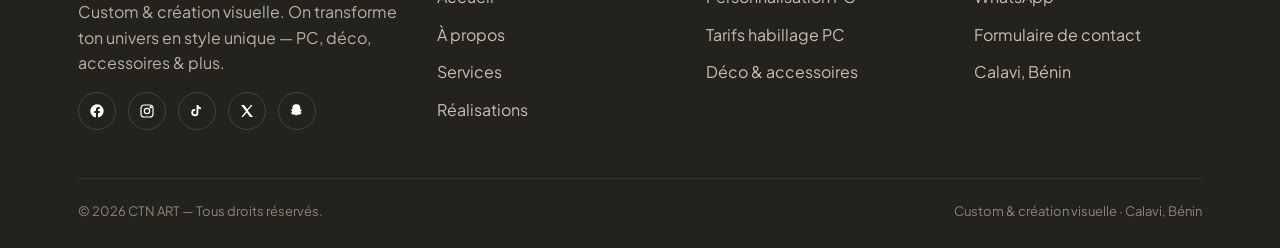
<file: services.html>
<!doctype html>
<html lang="fr">
<head>
<meta charset="UTF-8">
<meta name="viewport" content="width=device-width, initial-scale=1">
<title>Services — CTN ART</title>
<meta name="description" content="Personnalisation PC, déco et accessoires, projets sur-mesure : découvre tous les services de CTN ART à Calavi.">

<link rel="icon" href="favicon.svg" type="image/svg+xml">
<link rel="icon" href="favicon.ico" sizes="any">
<link rel="apple-touch-icon" href="apple-touch-icon.png">
<meta name="theme-color" content="#C2582E">

<link rel="preconnect" href="https://fonts.googleapis.com">
<link rel="preconnect" href="https://fonts.gstatic.com" crossorigin>
<link href="https://fonts.googleapis.com/css2?family=Fredoka:wght@500;600;700&family=Plus+Jakarta+Sans:wght@400;500;600;700;800&family=JetBrains+Mono:wght@400;500;600&display=swap" rel="stylesheet">
<link rel="stylesheet" href="css/style.css">
</head>
<body>

<header class="site-header">
  <div class="wrap">
    <a href="index.html" class="logo-mark" aria-label="CTN ART — Accueil">
      <svg viewBox="0 0 210 130" role="img" aria-hidden="true">
        <text x="2" y="54" font-family="Fredoka, sans-serif" font-weight="700" font-size="56" fill="#5C7350" letter-spacing="0.5">ctn</text>
        <text x="2" y="116" font-family="Fredoka, sans-serif" font-weight="700" font-size="56" letter-spacing="0.5"><tspan fill="#C2582E">a</tspan><tspan fill="#D9A467">r</tspan><tspan fill="#C2582E">t</tspan></text>
      </svg>
    </a>
    <nav class="main-nav" id="main-nav">
      <ul>
        <li><a href="index.html">Accueil</a></li>
        <li><a href="a-propos.html">À propos</a></li>
        <li><a href="services.html" class="active">Services</a></li>
        <li><a href="bibliotheque.html">Bibliothèque</a></li>
        <li><a href="realisations.html">Réalisations</a></li>
        <li><a href="contact.html">Contact</a></li>
      </ul>
    </nav>
    <button class="nav-toggle" aria-label="Ouvrir le menu" aria-expanded="false" aria-controls="main-nav"><span></span></button>
  </div>
</header>

<main>

  <section class="page-hero">
    <div class="wrap">
      <div class="breadcrumb"><a href="index.html">Accueil</a> / Services</div>
      <div class="reveal" style="max-width:760px;">
        <span class="eyebrow">Nos services</span>
        <h1>Trois univers de personnalisation, un seul niveau d'exigence.</h1>
        <p class="lead">Que tu veuilles transformer ton PC, ton bureau ou imaginer une pièce totalement inédite, chaque service suit la même méthode : écoute, concept, réalisation, livraison.</p>
      </div>
    </div>
  </section>

  <!-- PC -->
  <section id="pc">
    <div class="wrap grid-2 reveal" style="align-items:center;">
      <div>
        <span class="tag">01 · PC</span>
        <h2>Personnalisation PC portables</h2>
        <p>On habille ton ordinateur de fond en comble : peinture et vinyle sur boîtier, gestion et tressage des câbles, éclairage RGB synchronisé, remplacement de panneaux, keycaps sur-mesure.</p>
        <ul style="display:grid;gap:10px;margin:22px 0;">
          <li>→ Habillage boîtier (vinyle, peinture, découpe)</li>
          <li>→ Câblage propre & gestion thermique</li>
          <li>→ Éclairage RGB personnalisé</li>
          <li>→ Keycaps & périphériques assortis</li>
        </ul>
        <a href="#tarifs" class="btn btn-primary">Voir les tarifs</a>
      </div>
      <div class="gallery-item" style="aspect-ratio:4/3;">
        <img src="img/ph-01.svg" alt="Boîtier PC personnalisé avec motif circuit terracotta">
      </div>
    </div>
  </section>

  <!-- TARIFS HABILLAGE PC -->
  <section id="tarifs" style="padding-top:20px;">
    <div class="wrap">
      <div class="section-head reveal">
        <span class="tag">Tarifs · Habillage PC</span>
        <h2>Tu choisis le style, on s'occupe de l'impression et de la pose.</h2>
        <p class="lead">Deux formules simples, sans surprise. Le principe : tu choisis un visuel (dans notre bibliothèque ou le tien), on l'imprime et on l'installe proprement sur ton PC.</p>
      </div>

      <div class="grid-2 reveal">
        <article class="card">
          <span class="num">🔥 Formule</span>
          <h3>Habillage complet</h3>
          <p class="price-tag">8 000 F CFA</p>
          <p>Couvre le <strong>dos de l'écran</strong> + la <strong>partie autour du clavier</strong>. Le rendu le plus immersif, ton PC change complètement d'allure.</p>
          <a href="https://wa.me/22950601542?text=Hello%20CTN%20Art%20%F0%9F%98%8A%0AJ%27esp%C3%A8re%20que%20vous%20allez%20bien%20%21%0AJ%27aimerais%20commander%20un%20Habillage%20complet%20%288%20000%20F%20CFA%29%20pour%20mon%20PC%20portable.%0A%0AMarque/mod%C3%A8le%20du%20PC%20%3A%20%0AStyle%20souhait%C3%A9%20%3A%20" class="btn btn-primary" target="_blank" rel="noopener">Commander sur WhatsApp</a>
        </article>

        <article class="card">
          <span class="num">✨ Formule</span>
          <h3>Habillage partiel</h3>
          <p class="price-tag">6 000 F CFA</p>
          <p>Couvre uniquement le <strong>dos de l'écran</strong>. Idéal pour un premier essai ou un budget plus léger, sans rien sacrifier sur la finition.</p>
          <a href="https://wa.me/22950601542?text=Hello%20CTN%20Art%20%F0%9F%98%8A%0AJ%27esp%C3%A8re%20que%20vous%20allez%20bien%20%21%0AJ%27aimerais%20commander%20un%20Habillage%20partiel%20%286%20000%20F%20CFA%29%20pour%20mon%20PC%20portable.%0A%0AMarque/mod%C3%A8le%20du%20PC%20%3A%20%0AStyle%20souhait%C3%A9%20%3A%20" class="btn btn-outline" target="_blank" rel="noopener">Commander sur WhatsApp</a>
        </article>
      </div>

      <div class="reveal" style="margin-top:34px;">
        <div class="section-head" style="margin-bottom:0;">
          <span class="tag">Bibliothèque de styles</span>
          <h3 style="margin-top:10px;">Envie de parcourir nos styles avant de choisir ?</h3>
          <p>Graphique, gaming, manga, nature, paysage, animaux, sport... on a une bibliothèque complète classée par catégorie, sur sa propre page.</p>
          <a href="bibliotheque.html" class="btn btn-outline">Voir la bibliothèque de styles</a>
        </div>
      </div>

      <div class="reveal" style="margin-top:26px;">
        <p class="eyebrow" style="margin-bottom:12px;">Paiement accepté</p>
        <div class="payment-badges">
          <span class="payment-badge">
            <span class="dot" style="background:#FFCB05;color:#111;">
              <svg viewBox="0 0 24 24" fill="none" stroke="currentColor" stroke-width="2.4" stroke-linecap="round"><rect x="3" y="6" width="18" height="12" rx="2"/><path d="M3 10h18"/></svg>
            </span>
            MTN Mobile Money
          </span>
          <span class="payment-badge">
            <span class="dot" style="background:#0072CE;color:#fff;">
              <svg viewBox="0 0 24 24" fill="none" stroke="currentColor" stroke-width="2.4" stroke-linecap="round"><rect x="3" y="6" width="18" height="12" rx="2"/><path d="M3 10h18"/></svg>
            </span>
            Moov Money
          </span>
          <span class="payment-badge">
            <span class="dot" style="background:var(--green);color:#fff;">
              <svg viewBox="0 0 24 24" fill="none" stroke="currentColor" stroke-width="2.4" stroke-linecap="round" stroke-linejoin="round"><path d="M12 2v20M17 5H9.5a3.5 3.5 0 0 0 0 7h5a3.5 3.5 0 0 1 0 7H6"/></svg>
            </span>
            Espèces
          </span>
        </div>
      </div>
    </div>
  </section>

  <!-- DECO -->
  <section id="deco" class="band-dark">
    <div class="wrap grid-2 reveal" style="align-items:center;">
      <div class="gallery-item" style="aspect-ratio:4/3;border-color:#4C5A41;">
        <img src="img/ph-10.svg" alt="Composition déco murale pour setup gaming">
      </div>
      <div>
        <span class="eyebrow">02 · Déco</span>
        <h2>Déco & accessoires</h2>
        <p>Étagères, supports, panneaux muraux, rangements — on pense chaque accessoire pour qu'il s'intègre parfaitement à ton setup, sans rien qui jure.</p>
        <ul style="display:grid;gap:10px;margin:22px 0;color:#D8E0D2;">
          <li>→ Étagères & supports muraux</li>
          <li>→ Rangements adaptés à ton espace</li>
          <li>→ Objets déco assortis à ton thème</li>
          <li>→ Signalétique et petites pièces custom</li>
        </ul>
        <a href="https://wa.me/22950601542?text=Hello%20CTN%20Art%20%F0%9F%98%8A%0AJ%27esp%C3%A8re%20que%20vous%20allez%20bien%20%21%0AJ%27aimerais%20avoir%20un%20devis%20pour%20un%20projet%20d%C3%A9co%20%26%20accessoires." class="btn btn-light" target="_blank" rel="noopener">Demander un devis</a>
      </div>
    </div>
  </section>

  <!-- FORMATIONS -->
  <section id="formations" class="band-dark">
    <div class="wrap grid-2 reveal" style="align-items:center;">
      <div>
        <span class="eyebrow">03 · Formations</span>
        <h2>Apprends à faire des habillages toi-même</h2>
        <p>Tu veux comprendre comment on fait, ou même te lancer ? On forme aussi des particuliers à la technique d'habillage : découpe, pose, finitions propres, gestion des visuels.</p>
        <ul style="display:grid;gap:10px;margin:22px 0;color:#D8E0D2;">
          <li>→ Session pratique, en atelier avec nous</li>
          <li>→ Technique de découpe et de pose sans bulles</li>
          <li>→ Conseils sur le choix des matériaux</li>
          <li>→ Idéal pour se lancer en petit business</li>
        </ul>
        <p class="tag" style="border-color:#4C5A41;color:#D8E0D2;">⏱️ Durée : environ 3h</p>
        <a href="https://wa.me/22950601542?text=Hello%20CTN%20Art%20%F0%9F%98%8A%0AJ%27esp%C3%A8re%20que%20vous%20allez%20bien%20%21%0AJe%20suis%20int%C3%A9ress%C3%A9%28e%29%20par%20une%20formation%20pour%20apprendre%20%C3%A0%20faire%20des%20habillages.%20Vous%20pouvez%20m%27en%20dire%20un%20peu%20plus%20%3F" class="btn btn-light" target="_blank" rel="noopener" style="margin-top:16px;">Demander une formation</a>
      </div>
      <div class="gallery-item formation-slideshow" style="aspect-ratio:4/3;border-color:#4C5A41;">
        <img src="img/real/real-15.jpg" alt="Habillage laptop, étape de préparation" style="animation-delay:0s;">
        <img src="img/real/real-16.jpg" alt="Habillage laptop, pose en cours" style="animation-delay:4s;">
        <img src="img/real/real-03.jpg" alt="Finition d'un habillage laptop" style="animation-delay:8s;">
        <img src="img/real/real-01.jpg" alt="Exemple de rendu après habillage" style="animation-delay:12s;">
      </div>
    </div>
  </section>

  <!-- FAQ -->
  <section>
    <div class="wrap">
      <div class="section-head reveal">
        <span class="tag">Questions fréquentes</span>
        <h2>Avant de te lancer</h2>
      </div>
      <div class="grid-2 reveal">
        <div class="card">
          <h3>Combien de temps prend un projet ?</h3>
          <p>Selon la complexité, entre quelques jours pour un accessoire simple et 2 à 3 semaines pour une personnalisation PC complète.</p>
        </div>
        <div class="card">
          <h3>Faut-il apporter son propre matériel ?</h3>
          <p>Oui pour la personnalisation PC — tu apportes ta machine ou tes pièces, on s'occupe du reste. Pour la déco, on peut fabriquer de zéro.</p>
        </div>
        <div class="card">
          <h3>Comment se passe le devis ?</h3>
          <p>Tu nous écris sur WhatsApp ou via le formulaire, on échange sur ton idée, ton budget, puis on te propose un devis clair sans engagement.</p>
        </div>
        <div class="card">
          <h3>Livrez-vous en dehors de Calavi ?</h3>
          <p>Oui, on organise la livraison selon la zone — contacte-nous pour connaître les modalités.</p>
        </div>
      </div>
    </div>
  </section>

  <section style="padding-top:0;">
    <div class="wrap">
      <div class="cta-band reveal">
        <span class="eyebrow" style="color:#F6E2D6;">On en discute ?</span>
        <h2>Décris-nous ton projet</h2>
        <div class="hero-actions">
          <a href="https://wa.me/22950601542?text=Hello%20CTN%20Art%20%F0%9F%98%8A%0AJ%27esp%C3%A8re%20que%20vous%20allez%20bien%20%21%0AJe%20viens%20de%20visiter%20votre%20site%20et%20j%27aimerais%20en%20savoir%20un%20peu%20plus%20sur%20vos%20services." class="btn btn-primary" target="_blank" rel="noopener">Écrire sur WhatsApp</a>
          <a href="contact.html" class="btn btn-light">Formulaire de contact</a>
        </div>
      </div>
    </div>
  </section>

</main>

<footer class="site-footer">
  <div class="wrap">
    <div class="footer-top">
      <div>
        <a href="index.html" class="logo-mark" aria-label="CTN ART">
          <svg viewBox="0 0 210 130" role="img" aria-hidden="true">
            <text x="2" y="54" font-family="Fredoka, sans-serif" font-weight="700" font-size="56" fill="#8FA377" letter-spacing="0.5">ctn</text>
            <text x="2" y="116" font-family="Fredoka, sans-serif" font-weight="700" font-size="56" letter-spacing="0.5"><tspan fill="#E08858">a</tspan><tspan fill="#D9A467">r</tspan><tspan fill="#E08858">t</tspan></text>
          </svg>
        </a>
        <p style="margin-top:16px;max-width:32ch;">Custom & création visuelle. On transforme ton univers en style unique — PC, déco, accessoires & plus.</p>
        <div class="footer-social">
          <a href="https://www.facebook.com/itsctnart" aria-label="Facebook" target="_blank" rel="noopener"><svg viewBox="0 0 24 24" fill="#fff"><path d="M22 12a10 10 0 1 0-11.6 9.9v-7H7.9V12h2.5V9.8c0-2.5 1.5-3.9 3.8-3.9 1.1 0 2.2.2 2.2.2v2.5h-1.3c-1.2 0-1.6.8-1.6 1.6V12h2.8l-.4 2.9h-2.4v7A10 10 0 0 0 22 12"/></svg></a>
          <a href="https://www.instagram.com/itsctnart" aria-label="Instagram" target="_blank" rel="noopener"><svg viewBox="0 0 24 24" fill="none" stroke="#fff" stroke-width="1.8"><rect x="3" y="3" width="18" height="18" rx="5"/><circle cx="12" cy="12" r="4"/><circle cx="17.5" cy="6.5" r="1"/></svg></a>
          <a href="https://www.tiktok.com/@itsctnart" aria-label="TikTok" target="_blank" rel="noopener"><svg viewBox="0 0 24 24" fill="#fff"><path d="M14 3c.4 2 1.9 3.5 4 3.8v2.6c-1.4 0-2.8-.4-4-1.2v6.3a5.3 5.3 0 1 1-4.6-5.3v2.7a2.6 2.6 0 1 0 2 2.6V3z"/></svg></a>
          <a href="https://x.com/itsctnart" aria-label="X (Twitter)" target="_blank" rel="noopener"><svg viewBox="0 0 24 24" fill="#fff"><path d="M3 3l7.5 9.3L3.4 21h2.5l6-6.7 4.6 6.7H21l-7.8-9.9L20.4 3h-2.5l-5.6 6.2L7.6 3H3z"/></svg></a>
          <a href="https://www.snapchat.com/add/itsctnart" aria-label="Snapchat" target="_blank" rel="noopener"><svg viewBox="0 0 24 24" fill="#fff"><path d="M12 2c2.9 0 4.9 2.2 4.9 5v2c0 .3.3.6.9.9.6.3 1.4.4 1.4 1 0 .5-.9.9-1.7 1.1-.2 0-.3.2-.2.5.1.5.4 1.2.8 1.6.5.5 1.3.6 1.3 1s-.9.7-1.9.9c-.2 0-.3.2-.4.5-.1.3-.2.7-.4.9-.2.3-.7.2-1.3.1-.6-.1-1.3-.3-2.1 0-.7.3-1.2.9-2.3.9s-1.6-.6-2.3-.9c-.8-.3-1.5-.1-2.1 0-.6.1-1.1.2-1.3-.1-.2-.2-.3-.6-.4-.9-.1-.3-.2-.5-.4-.5-1-.2-1.9-.5-1.9-.9s.8-.5 1.3-1c.4-.4.7-1.1.8-1.6.1-.3 0-.5-.2-.5-.8-.2-1.7-.6-1.7-1.1 0-.6.8-.7 1.4-1 .6-.3.9-.6.9-.9V7c0-2.8 2-5 4.9-5z"/></svg></a>
        </div>
      </div>
      <div>
        <h4>Navigation</h4>
        <ul class="footer-links">
          <li><a href="index.html">Accueil</a></li>
          <li><a href="a-propos.html">À propos</a></li>
          <li><a href="services.html">Services</a></li>
          <li><a href="realisations.html">Réalisations</a></li>
        </ul>
      </div>
      <div>
        <h4>Services</h4>
        <ul class="footer-links">
          <li><a href="services.html#pc">Personnalisation PC</a></li>
          <li><a href="services.html#tarifs">Tarifs habillage PC</a></li>
          <li><a href="services.html#deco">Déco & accessoires</a></li>
        </ul>
      </div>
      <div>
        <h4>Contact</h4>
        <ul class="footer-links">
          <li><a href="https://wa.me/22950601542?text=Hello%20CTN%20Art%20%F0%9F%98%8A%0AJ%27esp%C3%A8re%20que%20vous%20allez%20bien%20%21%0AJe%20viens%20de%20visiter%20votre%20site%20et%20j%27aimerais%20en%20savoir%20un%20peu%20plus%20sur%20vos%20services." target="_blank" rel="noopener">WhatsApp</a></li>
          <li><a href="contact.html">Formulaire de contact</a></li>
          <li><a href="#">Calavi, Bénin</a></li>
        </ul>
      </div>
    </div>
    <div class="footer-bottom">
      <span>© <span class="js-year"></span> CTN ART — Tous droits réservés.</span>
      <span>Custom & création visuelle · Calavi, Bénin</span>
    </div>
  </div>
</footer>

<a href="https://wa.me/22950601542?text=Hello%20CTN%20Art%20%F0%9F%98%8A%0AJ%27esp%C3%A8re%20que%20vous%20allez%20bien%20%21%0AJe%20viens%20de%20visiter%20votre%20site%20et%20j%27aimerais%20en%20savoir%20un%20peu%20plus%20sur%20vos%20services." class="wa-float" target="_blank" rel="noopener" aria-label="Contacter sur WhatsApp">
  <svg viewBox="0 0 24 24"><path d="M12 2a10 10 0 0 0-8.6 15L2 22l5.2-1.4A10 10 0 1 0 12 2zm5.9 14.2c-.2.7-1.4 1.3-2 1.4-.5.1-1.2.1-1.9-.1-.4-.1-1-.3-1.7-.6-3-1.3-5-4.3-5.1-4.5-.1-.2-1.2-1.6-1.2-3s.7-2.1 1-2.4c.3-.3.6-.4.8-.4h.6c.2 0 .4 0 .6.5l.9 2.1c.1.2.1.4 0 .6l-.4.6c-.1.2-.3.4 0 .8.3.4 1.1 1.4 2.1 2.1 1 .8 1.7 1 2 1.1.3.1.5.1.7-.1l.6-.8c.2-.3.4-.2.7-.1l1.9 1c.2.1.4.2.5.3.1.2.1.9-.1 1.5z"/></svg>
</a>

<script src="js/main.js"></script>
</body>
</html>
</file>
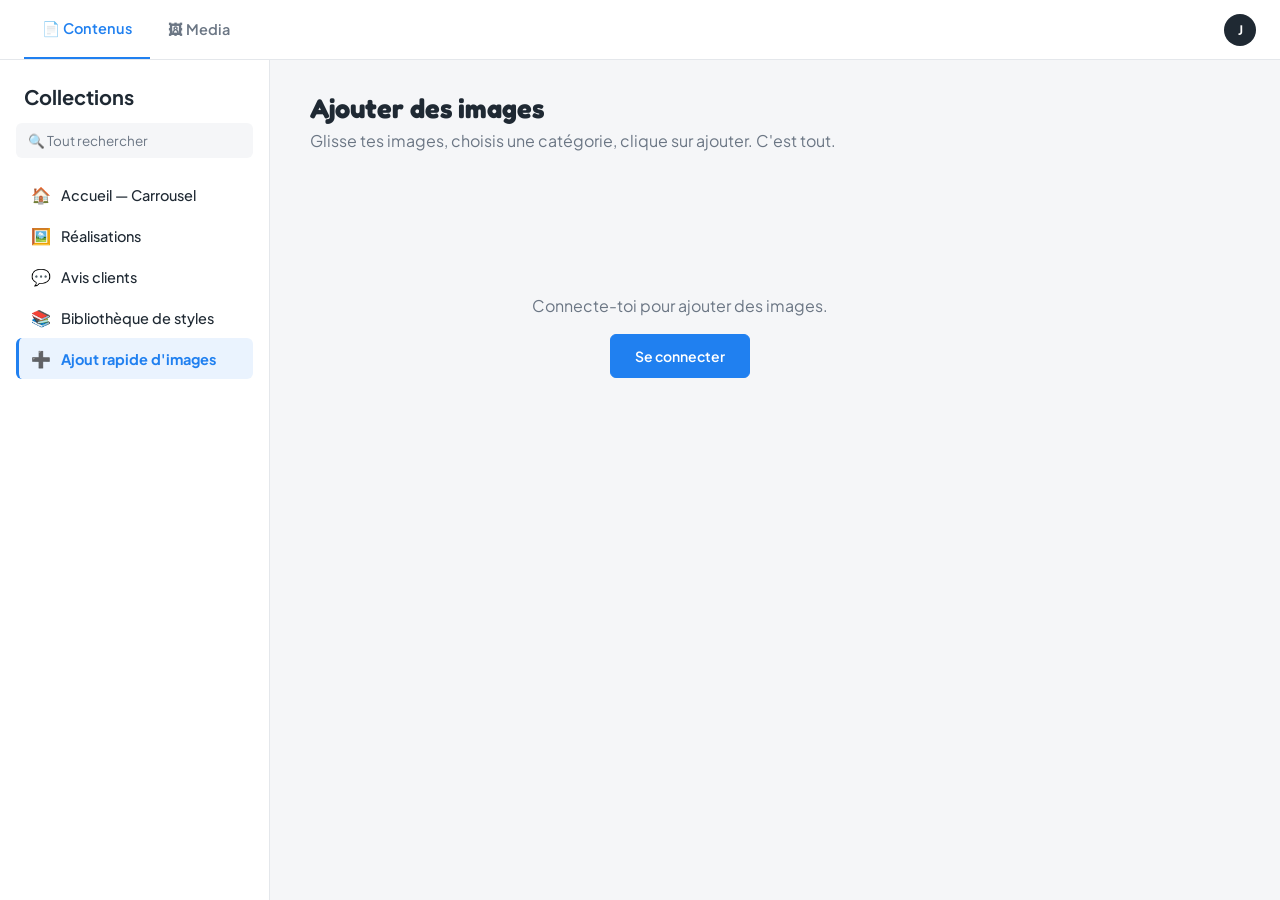
<file: admin/upload.html>
<!doctype html>
<html lang="fr">
<head>
<meta charset="UTF-8">
<meta name="viewport" content="width=device-width, initial-scale=1">
<title>Ajouter des images — CTN ART</title>
<meta name="robots" content="noindex">
<link rel="icon" href="../favicon.svg" type="image/svg+xml">

<link rel="preconnect" href="https://fonts.googleapis.com">
<link rel="preconnect" href="https://fonts.gstatic.com" crossorigin>
<link href="https://fonts.googleapis.com/css2?family=Fredoka:wght@600;700&family=Plus+Jakarta+Sans:wght@400;500;600;700&family=JetBrains+Mono:wght@400;500&display=swap" rel="stylesheet">

<style>
  :root{
    --a-blue:#2080F0; --a-ink:#1F2933; --a-soft:#6B7684; --a-border:#E4E7EB;
    --a-bg:#F5F6F8; --terracotta:#C2582E; --green:#5C7350; --sand:#D9A467;
  }
  *{ box-sizing:border-box; }
  body{
    margin:0; background:var(--a-bg); min-height:100vh; color:var(--a-ink);
    font-family:"Plus Jakarta Sans",-apple-system,sans-serif;
  }
  a{ text-decoration:none; color:inherit; }

  /* Top bar — mirrors the Decap CMS "Contenus / Media" header */
  .a-topbar{
    background:#fff; border-bottom:1px solid var(--a-border);
    display:flex; align-items:center; justify-content:space-between;
    padding:0 24px; height:60px;
  }
  .a-topbar .tabs{ display:flex; height:100%; }
  .a-topbar .tabs a{
    display:flex; align-items:center; gap:8px; padding:0 18px; height:100%;
    font-weight:600; font-size:14.5px; color:var(--a-soft); border-bottom:2px solid transparent;
  }
  .a-topbar .tabs a.active{ color:var(--a-blue); border-bottom-color:var(--a-blue); }
  .a-topbar .right{ display:flex; align-items:center; gap:10px; }
  .a-btn{
    font-family:inherit; font-weight:600; font-size:13px; padding:8px 16px;
    border-radius:6px; border:1px solid var(--a-border); background:#fff; color:var(--a-ink);
    cursor:pointer;
  }
  .a-btn:hover{ background:var(--a-bg); }
  .a-btn.primary{ background:var(--a-blue); border-color:var(--a-blue); color:#fff; }
  .a-btn.primary:hover{ background:#1a6fd6; }
  .a-avatar{ width:32px; height:32px; border-radius:50%; background:var(--a-ink); color:#fff; display:flex; align-items:center; justify-content:center; font-size:13px; font-weight:700; }

  /* Shell: sidebar + content, like the Collections view */
  .a-shell{ display:flex; min-height:calc(100vh - 60px); }
  .a-sidebar{
    width:270px; flex-shrink:0; background:#fff; border-right:1px solid var(--a-border);
    padding:24px 16px;
  }
  .a-sidebar h2{ font-size:20px; margin:0 0 14px; padding:0 8px; }
  .a-search{
    display:flex; align-items:center; gap:8px; background:var(--a-bg); border-radius:6px;
    padding:9px 12px; margin-bottom:16px; color:var(--a-soft); font-size:13.5px;
  }
  .a-collection-link{
    display:flex; align-items:center; gap:10px; padding:10px 12px; border-radius:6px;
    font-size:14.5px; font-weight:500; color:var(--a-ink); border-left:3px solid transparent;
  }
  .a-collection-link:hover{ background:var(--a-bg); }
  .a-collection-link.active{ background:#EAF3FE; color:var(--a-blue); border-left-color:var(--a-blue); font-weight:700; }
  .a-collection-link .ic{ font-size:16px; width:20px; text-align:center; }

  .a-content{ flex:1; padding:32px 40px; max-width:820px; }
  .a-content h1{ font-family:"Fredoka",sans-serif; font-size:1.7rem; margin:0 0 6px; }
  .a-content > p.lead{ color:var(--a-soft); margin:0 0 28px; }

  .up-card{
    background:#fff; border:1px solid var(--a-border); border-radius:10px;
    padding:28px; margin-bottom:28px; box-shadow:0 1px 3px rgba(0,0,0,.04);
  }
  .dropzone{
    border:2px dashed var(--a-border); border-radius:8px; padding:40px 20px;
    text-align:center; cursor:pointer; transition:background .2s ease, border-color .2s ease;
  }
  .dropzone:hover, .dropzone.drag{ background:#EAF3FE; border-color:var(--a-blue); }
  .dropzone svg{ width:36px; height:36px; margin-bottom:10px; color:var(--a-blue); }
  .dropzone p{ margin:0; font-weight:700; }
  .dropzone span{ display:block; margin-top:4px; font-size:12.5px; color:var(--a-soft); }
  #file-input{ display:none; }

  .preview-grid{ display:grid; grid-template-columns:repeat(auto-fill,minmax(90px,1fr)); gap:10px; margin:18px 0; }
  .preview-thumb{ position:relative; aspect-ratio:1/1; border-radius:8px; overflow:hidden; border:1px solid var(--a-border); }
  .preview-thumb img{ width:100%; height:100%; object-fit:cover; }
  .preview-thumb button{
    position:absolute; top:4px; right:4px; width:22px; height:22px; border-radius:50%;
    background:rgba(31,41,51,.75); color:#fff; border:none; cursor:pointer; font-size:12px; line-height:1;
  }

  .up-field{ margin-top:18px; }
  .up-field label{ display:block; font-size:12.5px; font-weight:600; letter-spacing:.02em; color:var(--a-soft); margin-bottom:8px; }
  .up-field select{
    width:100%; padding:12px 14px; border-radius:6px; border:1px solid var(--a-border);
    background:#fff; font-family:inherit; font-size:14.5px; color:var(--a-ink);
  }

  #add-btn{ width:100%; margin-top:20px; padding:13px; border-radius:6px; border:none; font-weight:700; font-size:14.5px; cursor:pointer; }
  #status{ margin-top:14px; font-size:13px; }

  .lib-grid{ display:grid; grid-template-columns:repeat(auto-fill,minmax(120px,1fr)); gap:14px; }
  .cat-section{ margin-bottom:26px; }
  .cat-section:last-child{ margin-bottom:0; }
  .cat-heading{
    font-size:14px; font-weight:700; color:var(--a-ink); margin:0 0 12px;
    padding-bottom:8px; border-bottom:1px solid var(--a-border);
  }
  .cat-grid{ display:grid; grid-template-columns:repeat(auto-fill,minmax(110px,1fr)); gap:12px; }
  .lib-item{ position:relative; border-radius:8px; overflow:hidden; border:1px solid var(--a-border); aspect-ratio:1/1; }
  .lib-item img{ width:100%; height:100%; object-fit:cover; }
  .lib-item .cat-tag{
    position:absolute; left:6px; bottom:6px; font-size:9.5px; text-transform:uppercase; letter-spacing:.04em;
    background:rgba(31,41,51,.75); color:#fff; padding:3px 7px; border-radius:99px;
  }
  .lib-item .del-btn{
    position:absolute; top:6px; right:6px; width:24px; height:24px; border-radius:50%;
    background:rgba(31,41,51,.75); color:#fff; border:none; cursor:pointer; font-size:13px; line-height:1;
  }
  .lib-item .del-btn:hover{ background:#D64545; }

  .login-gate{ text-align:center; padding:100px 20px; }
  h2.section-title{ font-size:1.2rem; margin-bottom:16px; }
</style>
</head>
<body>

<div class="a-topbar">
  <div class="tabs">
    <a href="index.html" class="active">📄 Contenus</a>
    <a href="index.html#/media">🖼 Media</a>
  </div>
  <div class="right">
    <button id="logout-btn" class="a-btn" style="display:none;">Se déconnecter</button>
    <div class="a-avatar">J</div>
  </div>
</div>

<div class="a-shell">
  <aside class="a-sidebar">
    <h2>Collections</h2>
    <div class="a-search">🔍 Tout rechercher</div>
    <a class="a-collection-link" href="index.html#/collections/hero"><span class="ic">🏠</span> Accueil — Carrousel</a>
    <a class="a-collection-link" href="index.html#/collections/realisations"><span class="ic">🖼️</span> Réalisations</a>
    <a class="a-collection-link" href="index.html#/collections/testimonials"><span class="ic">💬</span> Avis clients</a>
    <a class="a-collection-link" href="index.html#/collections/library"><span class="ic">📚</span> Bibliothèque de styles</a>
    <a class="a-collection-link active" href="upload.html"><span class="ic">➕</span> Ajout rapide d'images</a>
  </aside>

  <div class="a-content">

    <h1>Ajouter des images</h1>
    <p class="lead">Glisse tes images, choisis une catégorie, clique sur ajouter. C'est tout.</p>

    <div id="login-gate" class="login-gate">
      <p style="margin-bottom:18px; color:var(--a-soft);">Connecte-toi pour ajouter des images.</p>
      <button id="login-btn" class="a-btn primary" style="padding:12px 24px; font-size:14px;">Se connecter</button>
    </div>

    <div id="app" style="display:none;">

      <div class="up-card">
        <div class="dropzone" id="dropzone">
          <svg viewBox="0 0 24 24" fill="none" stroke="currentColor" stroke-width="2" stroke-linecap="round" stroke-linejoin="round"><path d="M12 3v12m0 0l-4-4m4 4l4-4M5 21h14"/></svg>
          <p>Glisse tes images ici, ou clique pour choisir</p>
          <span>Tu peux en sélectionner plusieurs d'un coup</span>
        </div>
        <input type="file" id="file-input" accept="image/*" multiple>

        <div class="preview-grid" id="preview-grid"></div>

        <div class="up-field">
          <label for="category-select">Catégorie / thème pour ces images</label>
          <select id="category-select">
            <option value="graphique">Graphique</option>
            <option value="gaming">Gaming</option>
            <option value="manga">Manga</option>
            <option value="nature">Nature</option>
            <option value="paysage">Paysage</option>
            <option value="animaux">Animaux</option>
            <option value="sport">Sport</option>
          </select>
        </div>

        <button id="add-btn" class="a-btn primary" disabled>Ajouter à la bibliothèque</button>
        <p id="status"></p>
      </div>

      <h2 class="section-title">Images déjà dans la bibliothèque</h2>
      <div class="lib-grid" id="lib-grid">
        <p style="font-size:13px; color:var(--a-soft);">Chargement…</p>
      </div>

    </div>

  </div>
</div>

<script src="https://identity.netlify.com/v1/netlify-identity-widget.js"></script>
<script>
(function () {
  const OWNER = 'jojodms17';
  const REPO = 'ctn-art-site';
  const BRANCH = 'main';
  // Git Gateway already knows which repo it's scoped to (configured once in
  // Netlify's Identity settings) — the request path must NOT repeat
  // /repos/:owner/:name/, only the sub-endpoint itself (contents/pulls/...).
  const API = `/.netlify/git/github/contents`;
  const RAW_BASE = `https://raw.githubusercontent.com/${OWNER}/${REPO}/${BRANCH}/`;

  const loginGate = document.getElementById('login-gate');
  const loginBtn = document.getElementById('login-btn');
  const logoutBtn = document.getElementById('logout-btn');
  const app = document.getElementById('app');
  const dropzone = document.getElementById('dropzone');
  const fileInput = document.getElementById('file-input');
  const previewGrid = document.getElementById('preview-grid');
  const categorySelect = document.getElementById('category-select');
  const addBtn = document.getElementById('add-btn');
  const statusEl = document.getElementById('status');
  const libGrid = document.getElementById('lib-grid');

  let selectedFiles = [];

  /* ---------- Auth ---------- */
  function refreshAuthUI() {
    const user = netlifyIdentity.currentUser();
    if (user) {
      loginGate.style.display = 'none';
      app.style.display = 'block';
      logoutBtn.style.display = 'inline-flex';
      loadLibrary();
    } else {
      loginGate.style.display = 'block';
      app.style.display = 'none';
      logoutBtn.style.display = 'none';
    }
  }
  netlifyIdentity.on('init', refreshAuthUI);
  netlifyIdentity.on('login', () => { refreshAuthUI(); netlifyIdentity.close(); });
  netlifyIdentity.on('logout', refreshAuthUI);
  loginBtn.addEventListener('click', () => netlifyIdentity.open('login'));
  logoutBtn.addEventListener('click', () => netlifyIdentity.logout());
  netlifyIdentity.init();

  async function getToken() {
    const user = netlifyIdentity.currentUser();
    if (!user) throw new Error('Not logged in');
    try {
      // Netlify's own docs recommend netlifyIdentity.refresh() (not user.jwt())
      // to guarantee a non-expired token before an authenticated request.
      return await netlifyIdentity.refresh();
    } catch (e) {
      throw new Error('Session expirée — reconnecte-toi (bouton "Se déconnecter" puis reconnexion).');
    }
  }

  /* ---------- GitHub (via Git Gateway) helpers ---------- */
  async function ghGet(path) {
    const token = await getToken();
    const res = await fetch(`${API}/${path}?ref=${BRANCH}`, {
      headers: { Authorization: `Bearer ${token}` },
    });
    if (res.status === 404) return null;
    if (!res.ok) {
      const detail = await res.text().catch(() => '');
      throw new Error(`Lecture impossible (${res.status}) ${detail}`.trim());
    }
    return res.json();
  }

  async function ghPut(path, base64Content, message, sha) {
    const token = await getToken();
    const body = { message, content: base64Content, branch: BRANCH };
    if (sha) body.sha = sha;
    const res = await fetch(`${API}/${path}`, {
      method: 'PUT',
      headers: { Authorization: `Bearer ${token}`, 'Content-Type': 'application/json' },
      body: JSON.stringify(body),
    });
    if (!res.ok) {
      const detail = await res.text().catch(() => '');
      throw new Error(`Écriture impossible (${res.status}) ${detail}`.trim());
    }
    return res.json();
  }

  // GitHub's Contents API rejects files bigger than ~1MB (uploads/downloads
  // straight off Wallhaven-style sites are often 2-6MB). Every image gets
  // resized and re-compressed to JPEG client-side before upload, so this
  // never fails on file size — and the site loads faster too.
  function compressImage(file, maxDim = 1920, quality = 0.82) {
    return new Promise((resolve, reject) => {
      const url = URL.createObjectURL(file);
      const img = new Image();
      img.onload = () => {
        let { width, height } = img;
        if (width > maxDim || height > maxDim) {
          if (width > height) { height = Math.round((height * maxDim) / width); width = maxDim; }
          else { width = Math.round((width * maxDim) / height); height = maxDim; }
        }
        const canvas = document.createElement('canvas');
        canvas.width = width;
        canvas.height = height;
        canvas.getContext('2d').drawImage(img, 0, 0, width, height);
        URL.revokeObjectURL(url);
        canvas.toBlob((blob) => {
          if (!blob) { reject(new Error('Compression impossible')); return; }
          const reader = new FileReader();
          reader.onload = () => resolve(reader.result.split(',')[1]);
          reader.onerror = reject;
          reader.readAsDataURL(blob);
        }, 'image/jpeg', quality);
      };
      img.onerror = () => { URL.revokeObjectURL(url); reject(new Error('Image illisible')); };
      img.src = url;
    });
  }

  function utf8ToB64(str) { return btoa(unescape(encodeURIComponent(str))); }
  function b64ToUtf8(str) { return decodeURIComponent(escape(atob(str.replace(/\n/g, '')))); }

  function slugify(name) {
    return name.toLowerCase().normalize('NFD').replace(/[\u0300-\u036f]/g, '')
      .replace(/[^a-z0-9.]+/g, '-').replace(/-+/g, '-');
  }

  /* ---------- File selection / preview ---------- */
  function addFiles(fileList) {
    Array.from(fileList).forEach(f => {
      if (f.type.startsWith('image/')) selectedFiles.push(f);
    });
    renderPreview();
  }
  function renderPreview() {
    previewGrid.innerHTML = '';
    selectedFiles.forEach((file, i) => {
      const div = document.createElement('div');
      div.className = 'preview-thumb';
      const img = document.createElement('img');
      img.src = URL.createObjectURL(file);
      const btn = document.createElement('button');
      btn.textContent = '✕';
      btn.addEventListener('click', () => { selectedFiles.splice(i, 1); renderPreview(); });
      div.appendChild(img);
      div.appendChild(btn);
      previewGrid.appendChild(div);
    });
    addBtn.disabled = selectedFiles.length === 0;
  }

  dropzone.addEventListener('click', () => fileInput.click());
  fileInput.addEventListener('change', (e) => addFiles(e.target.files));
  ['dragover', 'dragenter'].forEach(evt =>
    dropzone.addEventListener(evt, (e) => { e.preventDefault(); dropzone.classList.add('drag'); })
  );
  ['dragleave', 'drop'].forEach(evt =>
    dropzone.addEventListener(evt, (e) => { e.preventDefault(); dropzone.classList.remove('drag'); })
  );
  dropzone.addEventListener('drop', (e) => addFiles(e.dataTransfer.files));

  /* ---------- Add to library ---------- */
  addBtn.addEventListener('click', async () => {
    if (!selectedFiles.length) return;
    addBtn.disabled = true;
    const category = categorySelect.value;
    const total = selectedFiles.length;

    try {
      const uploadedPaths = [];
      for (let i = 0; i < selectedFiles.length; i++) {
        statusEl.textContent = `Compression et envoi de l'image ${i + 1}/${total}…`;
        const file = selectedFiles[i];
        const base64 = await compressImage(file);
        const baseName = slugify(file.name.replace(/\.[a-z0-9]+$/i, ''));
        const path = `img/uploads/${Date.now()}-${i}-${baseName}.jpg`;
        await ghPut(path, base64, `Ajout image bibliothèque (${category})`, undefined);
        uploadedPaths.push(path);
      }

      statusEl.textContent = 'Mise à jour de la bibliothèque…';
      const current = await ghGet('content/library.json');
      let data = { items: [], batches: [] };
      if (current) {
        try { data = JSON.parse(b64ToUtf8(current.content)); } catch (e) { /* keep default */ }
      }
      if (!Array.isArray(data.items)) data.items = [];
      if (!Array.isArray(data.batches)) data.batches = [];
      uploadedPaths.forEach(p => data.items.push({ image: p, category }));

      await ghPut(
        'content/library.json',
        utf8ToB64(JSON.stringify(data, null, 2)),
        `Ajout de ${total} image(s) — ${category}`,
        current ? current.sha : undefined
      );

      statusEl.textContent = `✅ ${total} image(s) ajoutée(s) ! Elles seront visibles sur le site dans 1-2 minutes.`;
      statusEl.style.color = '#3F7D3F';
      selectedFiles = [];
      renderPreview();
      loadLibrary();
    } catch (err) {
      console.error(err);
      let hint = '';
      if (/401/.test(err.message)) {
        hint = " — essaie de te déconnecter puis reconnecter (bouton en haut), ta session a peut-être expiré.";
      } else if (/Failed to fetch|NetworkError/i.test(err.message)) {
        hint = " — vérifie ta connexion internet et réessaie. Si ça persiste avec les mêmes images, essaie avec moins d'images à la fois.";
      }
      statusEl.textContent = "Une erreur est survenue : " + err.message + hint;
      statusEl.style.color = '#D64545';
    } finally {
      addBtn.disabled = selectedFiles.length === 0;
    }
  });

  /* ---------- Current library list ---------- */
  const CATEGORY_LABELS = {
    graphique: 'Graphique', gaming: 'Gaming', manga: 'Manga', nature: 'Nature',
    paysage: 'Paysage', animaux: 'Animaux', sport: 'Sport',
  };
  const CATEGORY_ORDER = ['graphique', 'gaming', 'manga', 'nature', 'paysage', 'animaux', 'sport', ''];

  async function loadLibrary() {
    libGrid.innerHTML = '<p style="font-size:13px;color:var(--a-soft);">Chargement…</p>';
    try {
      const current = await ghGet('content/library.json');
      let data = { items: [], batches: [] };
      if (current) {
        try { data = JSON.parse(b64ToUtf8(current.content)); } catch (e) { /* ignore */ }
      }
      const flat = Array.isArray(data.items) ? [...data.items] : [];
      const batches = Array.isArray(data.batches) ? data.batches : [];
      batches.forEach(b => (b.images || []).forEach(img => flat.push({ image: img, category: b.category })));

      if (!flat.length) {
        libGrid.innerHTML = '<p style="font-size:13px;color:var(--a-soft);">Aucune image pour l\'instant.</p>';
        return;
      }

      // Group by category so it's easy to see what's already covered.
      const grouped = {};
      flat.forEach(it => {
        const key = it.category || '';
        (grouped[key] = grouped[key] || []).push(it);
      });

      libGrid.innerHTML = '';
      libGrid.style.display = 'block';

      CATEGORY_ORDER.filter(key => grouped[key] && grouped[key].length).forEach(key => {
        const items = grouped[key];
        const section = document.createElement('div');
        section.className = 'cat-section';

        const heading = document.createElement('h3');
        heading.className = 'cat-heading';
        heading.textContent = `${CATEGORY_LABELS[key] || 'Sans catégorie'} (${items.length})`;
        section.appendChild(heading);

        const grid = document.createElement('div');
        grid.className = 'cat-grid';
        items.forEach((it) => {
          const div = document.createElement('div');
          div.className = 'lib-item';
          const img = document.createElement('img');
          img.src = it.image.startsWith('img/uploads/') ? RAW_BASE + it.image : it.image;
          img.loading = 'lazy';
          const del = document.createElement('button');
          del.className = 'del-btn';
          del.textContent = '✕';
          del.title = 'Supprimer définitivement';
          del.addEventListener('click', () => deleteImage(it.image));
          div.appendChild(img);
          div.appendChild(del);
          grid.appendChild(div);
        });
        section.appendChild(grid);
        libGrid.appendChild(section);
      });
    } catch (err) {
      console.error(err);
      libGrid.innerHTML = '<p style="font-size:13px;color:#D64545;">Impossible de charger la liste.</p>';
    }
  }

  async function deleteImage(imagePath) {
    if (!confirm('Retirer cette image de la bibliothèque ?')) return;
    try {
      const current = await ghGet('content/library.json');
      if (!current) return;
      const data = JSON.parse(b64ToUtf8(current.content));
      if (Array.isArray(data.items)) {
        data.items = data.items.filter(it => it.image !== imagePath);
      }
      if (Array.isArray(data.batches)) {
        data.batches = data.batches.map(b => ({
          ...b,
          images: (b.images || []).filter(img => img !== imagePath),
        }));
      }
      await ghPut('content/library.json', utf8ToB64(JSON.stringify(data, null, 2)), 'Retrait image bibliothèque', current.sha);
      loadLibrary();
    } catch (err) {
      alert("Erreur lors de la suppression : " + err.message);
    }
  }
})();
</script>

</body>
</html>
</file>
<file: css/style.css>
/* =========================================================
   CTN ART — Design System
   Palette dérivée du logo : sauge / terracotta / sable / crème
   Display: Fredoka (rond, bulbeux — écho direct du logotype)
   Corps: Plus Jakarta Sans
   Étiquettes/specs: JetBrains Mono — clin d'œil "fiche technique PC"
   ========================================================= */

:root{
  --cream:        #EFEAE0;
  --cream-card:   #F8F5EC;
  --ink:          #23221D;
  --ink-soft:     #55523F;
  --green:        #5C7350;
  --green-deep:   #3F4F35;
  --terracotta:   #C2582E;
  --terracotta-deep: #9C4522;
  --sand:         #D9A467;
  --sand-deep:    #B98547;
  --line:         #DCD4C0;
  --shadow:       0 20px 45px -25px rgba(35,34,29,.35);
  --neon-red:     #E2453D;
  --neon-green:   #5FB463;

  --font-display: "Fredoka", ui-rounded, "Segoe UI", sans-serif;
  --font-body:    "Plus Jakarta Sans", "Segoe UI", sans-serif;
  --font-mono:    "JetBrains Mono", ui-monospace, monospace;

  --radius-lg: 28px;
  --radius-md: 18px;
  --radius-sm: 10px;
  --container: 1180px;
}

*,*::before,*::after{ box-sizing:border-box; }
html{ scroll-behavior:smooth; }
@media (prefers-reduced-motion: reduce){
  html{ scroll-behavior:auto; }
  *{ animation-duration:.001ms !important; transition-duration:.001ms !important; }
}

body{
  margin:0;
  background:var(--cream);
  color:var(--ink);
  font-family:var(--font-body);
  font-size:16px;
  line-height:1.6;
  -webkit-font-smoothing:antialiased;
}

img{ max-width:100%; display:block; }
a{ color:inherit; text-decoration:none; }
ul{ margin:0; padding:0; list-style:none; }

::selection{ background:var(--terracotta); color:var(--cream-card); }

:focus-visible{
  outline:3px solid var(--terracotta);
  outline-offset:3px;
  border-radius:6px;
}

.wrap{
  max-width:var(--container);
  margin:0 auto;
  padding:0 28px;
}

.eyebrow{
  font-family:var(--font-mono);
  font-size:12.5px;
  letter-spacing:.14em;
  text-transform:uppercase;
  color:var(--terracotta-deep);
  display:inline-flex;
  align-items:center;
  gap:10px;
}
.eyebrow::before{
  content:"";
  width:7px; height:7px;
  border-radius:50%;
  background:var(--terracotta);
  display:inline-block;
}

h1,h2,h3,h4{
  font-family:var(--font-display);
  font-weight:600;
  line-height:1.08;
  margin:0 0 .5em;
  color:var(--ink);
  letter-spacing:-.01em;
}
h1{ font-size:clamp(2.6rem,5.4vw,4.6rem); font-weight:700; }
h2{ font-size:clamp(2rem,3.6vw,3rem); }
h3{ font-size:1.35rem; }
p{ margin:0 0 1em; color:var(--ink-soft); }
.lead{ font-size:1.15rem; max-width:56ch; }

/* ---------- Buttons ---------- */
.btn{
  display:inline-flex;
  align-items:center;
  gap:10px;
  font-family:var(--font-body);
  font-weight:700;
  font-size:15px;
  padding:15px 26px;
  border-radius:999px;
  border:2.5px solid transparent;
  cursor:pointer;
  transition:transform .18s ease, box-shadow .18s ease, background .18s ease, color .18s ease;
  white-space:nowrap;
}
.btn:hover{ transform:translateY(-2px); }
.btn-primary{
  background:var(--terracotta);
  color:var(--cream-card);
  box-shadow:0 14px 30px -12px rgba(194,88,46,.55);
}
.btn-primary:hover{ background:var(--terracotta-deep); }
.btn-outline{
  background:transparent;
  border-color:var(--ink);
  color:var(--ink);
}
.btn-outline:hover{ background:var(--ink); color:var(--cream); }
.btn-light{
  background:var(--cream-card);
  color:var(--ink);
}
.btn-light:hover{ background:#fff; }

/* ---------- Header ---------- */
.site-header{
  position:sticky; top:0; z-index:100;
  background:var(--cream);
  border-bottom:1px solid var(--line);
}
.site-header .wrap{
  display:flex;
  align-items:center;
  justify-content:space-between;
  padding-top:16px;
  padding-bottom:16px;
}
.logo-mark{ display:flex; align-items:center; gap:2px; }
.logo-mark svg{ height:44px; width:auto; }

.nav-toggle{
  display:none;
  background:none;
  border:2px solid var(--ink);
  border-radius:12px;
  width:46px; height:46px;
  align-items:center; justify-content:center;
  cursor:pointer;
}
.nav-toggle span, .nav-toggle span::before, .nav-toggle span::after{
  content:""; display:block; width:20px; height:2px; background:var(--ink);
  position:relative; transition:transform .2s ease, opacity .2s ease;
}
.nav-toggle span::before{ position:absolute; top:-6px; }
.nav-toggle span::after{ position:absolute; top:6px; }

.main-nav{ display:flex; align-items:center; gap:36px; }
.main-nav ul{ display:flex; gap:30px; }
.main-nav a{
  font-weight:600; font-size:14.5px;
  letter-spacing:.01em;
  position:relative;
  padding:4px 0;
}
.main-nav a::after{
  content:""; position:absolute; left:0; bottom:-3px;
  width:0; height:2px; background:var(--terracotta);
  transition:width .2s ease;
}
.main-nav a:hover::after, .main-nav a.active::after{ width:100%; }
.main-nav a.active{ color:var(--terracotta-deep); }
.nav-cta{ display:flex; align-items:center; gap:14px; }

@media (max-width:880px){
  .nav-toggle{ display:flex; }
  .main-nav{
    position:fixed; inset:74px 16px auto 16px;
    flex-direction:column; align-items:stretch;
    background:var(--cream-card);
    border-radius:var(--radius-md);
    padding:22px;
    box-shadow:var(--shadow);
    transform:translateY(-14px);
    opacity:0; pointer-events:none;
    transition:opacity .22s ease, transform .22s ease;
  }
  .main-nav.open{ opacity:1; pointer-events:auto; transform:translateY(0); }
  .main-nav ul{ flex-direction:column; gap:4px; }
  .main-nav ul a{ display:block; padding:12px 6px; border-bottom:1px solid var(--line); }
  .nav-cta{ margin-top:14px; flex-direction:column; align-items:stretch; }
  .nav-cta .btn{ justify-content:center; }
}

/* ---------- Hero decoration ---------- */
.hero-blob{
  position:absolute;
  border-radius:50%;
  filter:blur(2px);
  z-index:0;
  opacity:.55;
}
.blob-1{ width:340px; height:340px; background:var(--sand); top:-120px; left:-90px; }
.blob-2{ width:260px; height:260px; background:var(--green); top:60px; right:-80px; opacity:.35; }
.hero-copy, .coverflow{ position:relative; z-index:1; }

/* ---------- Marquee ticker (pure CSS, no JS required) ---------- */
.marquee{
  overflow:hidden;
  background:var(--ink);
  border-top:2.5px solid var(--ink);
  border-bottom:2.5px solid var(--ink);
  padding:16px 0;
}
.marquee-track{
  display:flex;
  width:max-content;
  gap:0;
  animation:marquee 26s linear infinite;
}
@media (prefers-reduced-motion: reduce){ .marquee-track{ animation:none; } }
.marquee-track span{
  font-family:var(--font-mono);
  font-size:14px;
  letter-spacing:.08em;
  text-transform:uppercase;
  color:var(--cream);
  padding:0 22px;
  white-space:nowrap;
  display:flex;
  align-items:center;
  gap:22px;
}
.marquee-track span::after{ content:"◆"; color:var(--terracotta); font-size:10px; }
@keyframes marquee{
  from{ transform:translateX(0); }
  to{ transform:translateX(-50%); }
}

/* ---------- Hero / coverflow (signature element) ---------- */
.hero{
  position:relative;
  padding:64px 0 20px;
  overflow:hidden;
}
.hero-copy{ text-align:center; max-width:760px; margin:0 auto 46px; }
.hero-copy .lead{ margin:18px auto 30px; }
.hero-actions{ display:flex; gap:14px; justify-content:center; flex-wrap:wrap; }

.coverflow{
  position:relative;
  height:min(56vw,460px);
  min-height:280px;
  display:flex;
  align-items:center;
  justify-content:center;
  perspective:1600px;
  margin-top:10px;
  touch-action:pan-y;
}
.coverflow-track{
  position:relative;
  width:100%;
  height:100%;
}
.cf-item{
  position:absolute;
  top:50%; left:50%;
  width:min(48vw,420px);
  height:min(56vw,420px);
  max-height:88%;
  border-radius:var(--radius-lg);
  overflow:hidden;
  box-shadow:0 30px 60px -22px rgba(35,34,29,.45);
  cursor:pointer;
  transition:transform .55s cubic-bezier(.22,.9,.32,1), opacity .55s ease;
  will-change:transform,opacity;
  border:6px solid var(--cream-card);
  background:var(--cream-card);
  /* Safe default (no JS needed): only the first slide shows, centered. */
  transform:translate(-50%,-50%) scale(.9);
  opacity:0;
  z-index:1;
}
.cf-item:first-child{
  opacity:1;
  transform:translate(-50%,-50%) scale(1);
  z-index:5;
}
.cf-item img{ width:100%; height:100%; object-fit:cover; }
.cf-item .cf-label{
  position:absolute; left:14px; right:14px; bottom:12px;
  font-family:var(--font-mono);
  font-size:11.5px;
  letter-spacing:.08em;
  text-transform:uppercase;
  color:#fff;
  opacity:0;
  transition:opacity .35s ease;
  text-shadow:0 2px 8px rgba(0,0,0,.5);
}
.cf-item.is-center .cf-label{ opacity:1; }
.cf-item.is-center{ cursor:default; }

.cf-nav{
  position:absolute; top:50%; transform:translateY(-50%);
  width:52px; height:52px; border-radius:50%;
  background:var(--cream-card);
  border:1px solid var(--line);
  display:flex; align-items:center; justify-content:center;
  cursor:pointer; z-index:20;
  box-shadow:var(--shadow);
  transition:background .2s ease, transform .2s ease;
}
.cf-nav:hover{ background:#fff; transform:translateY(-50%) scale(1.06); }
.cf-nav.prev{ left:2%; }
.cf-nav.next{ right:2%; }
@media (max-width:640px){ .cf-nav{ width:42px; height:42px; } .cf-nav.prev{left:0} .cf-nav.next{right:0} }

.cf-dots{ display:flex; gap:9px; justify-content:center; margin-top:26px; }
.cf-dots button{
  width:9px; height:9px; border-radius:50%;
  background:var(--line); border:none; cursor:pointer; padding:0;
  transition:background .2s ease, transform .2s ease;
}
.cf-dots button.active{ background:var(--terracotta); transform:scale(1.25); }

/* ---------- Sections generic ---------- */
section{ padding:88px 0; }
.section-head{ max-width:680px; margin-bottom:52px; }
.section-head.center{ margin-left:auto; margin-right:auto; text-align:center; }

.tag{
  font-family:var(--font-mono);
  font-size:11.5px;
  letter-spacing:.06em;
  text-transform:uppercase;
  padding:5px 12px;
  border-radius:999px;
  border:1px solid var(--line);
  color:var(--ink-soft);
  display:inline-block;
}

/* Services grid */
.grid-3{ display:grid; grid-template-columns:repeat(3,1fr); gap:26px; }
.grid-2{ display:grid; grid-template-columns:1fr 1fr; gap:26px; }
.grid-4{ display:grid; grid-template-columns:repeat(4,1fr); gap:22px; }
@media (max-width:880px){ .grid-3{ grid-template-columns:1fr; } .grid-2{ grid-template-columns:1fr; } .grid-4{ grid-template-columns:1fr 1fr; } }
@media (max-width:560px){ .grid-4{ grid-template-columns:1fr; } }

.card{
  position:relative;
  background:var(--cream-card);
  border-radius:var(--radius-md);
  padding:38px 30px 32px;
  border:2.5px solid var(--ink);
  box-shadow:8px 8px 0 0 var(--terracotta);
  transition:transform .22s ease, box-shadow .22s ease, rotate .22s ease;
  rotate:-1.1deg;
}
.grid-3 .card:nth-child(2){ rotate:0.8deg; box-shadow:8px 8px 0 0 var(--green); }
.grid-3 .card:nth-child(3){ rotate:-0.6deg; box-shadow:8px 8px 0 0 var(--sand-deep); }
.grid-2 .card:nth-child(2){ rotate:0.9deg; box-shadow:8px 8px 0 0 var(--green); }
.grid-4 .card:nth-child(2){ rotate:0.8deg; box-shadow:8px 8px 0 0 var(--green); }
.grid-4 .card:nth-child(3){ rotate:-0.6deg; box-shadow:8px 8px 0 0 var(--sand-deep); }
.grid-4 .card:nth-child(4){ rotate:0.5deg; box-shadow:8px 8px 0 0 var(--green-deep); }
.card:hover{
  rotate:0deg;
  transform:translate(-4px,-4px);
  box-shadow:12px 12px 0 0 var(--terracotta);
}
.grid-3 .card:nth-child(2):hover{ box-shadow:12px 12px 0 0 var(--green); }
.grid-3 .card:nth-child(3):hover{ box-shadow:12px 12px 0 0 var(--sand-deep); }
.grid-2 .card:nth-child(2):hover{ box-shadow:12px 12px 0 0 var(--green); }

.card .num{
  font-family:var(--font-mono);
  font-size:12px;
  color:var(--sand-deep);
  letter-spacing:.1em;
}
.price-tag{
  font-family:var(--font-display);
  font-weight:700;
  font-size:2.4rem;
  color:var(--terracotta-deep);
  margin:6px 0 14px;
}
.card-icon{
  width:56px; height:56px; border-radius:50%;
  display:flex; align-items:center; justify-content:center;
  margin-bottom:18px;
  border:2.5px solid var(--ink);
  position:relative;
  top:-4px;
}
.card-icon svg{ width:26px; height:26px; }
.icon-green{ background:var(--green); color:var(--cream-card); }
.icon-terracotta{ background:var(--terracotta); color:var(--cream-card); }
.icon-sand{ background:var(--sand); color:var(--ink); }

/* Dark band */
.band-dark{
  background:var(--green-deep);
  color:var(--cream);
}
.band-dark h2, .band-dark h3{ color:var(--cream); }
.band-dark p{ color:#D8E0D2; }
.band-dark .eyebrow{ color:var(--sand); }
.band-dark .eyebrow::before{ background:var(--sand); }

/* Stats strip */
.stats{ display:flex; flex-wrap:wrap; gap:40px; }
.stat b{
  display:block; font-family:var(--font-display); font-weight:700;
  font-size:2.4rem; color:var(--terracotta);
}
.stat span{ font-family:var(--font-mono); font-size:12px; letter-spacing:.06em; text-transform:uppercase; color:var(--ink-soft); }
.band-dark .stat b{ color:var(--sand); }
.band-dark .stat span{ color:#C7D2C0; }

/* Process steps */
.process{ display:grid; grid-template-columns:repeat(4,1fr); gap:22px; counter-reset:step; }
@media (max-width:880px){ .process{ grid-template-columns:1fr 1fr; } }
@media (max-width:560px){ .process{ grid-template-columns:1fr; } }
.step{ position:relative; padding-top:16px; border-top:2px solid var(--line); }
.step .step-num{
  font-family:var(--font-mono); font-size:13px; color:var(--terracotta);
  letter-spacing:.08em;
}

/* Gallery */
.gallery-grid{
  display:grid;
  grid-template-columns:repeat(3,1fr);
  gap:20px;
}
@media (max-width:880px){ .gallery-grid{ grid-template-columns:repeat(2,1fr); } }
@media (max-width:560px){ .gallery-grid{ grid-template-columns:1fr; } }
.gallery-item{
  border-radius:var(--radius-md);
  overflow:hidden;
  position:relative;
  aspect-ratio:1/1;
  border:2.5px solid var(--ink);
  box-shadow:6px 6px 0 0 var(--line);
  transition:box-shadow .22s ease, transform .22s ease;
}
.gallery-item:hover{ box-shadow:6px 6px 0 0 var(--terracotta); transform:translate(-2px,-2px); }
.gallery-item img{ width:100%; height:100%; object-fit:cover; transition:transform .5s ease; }
.gallery-item:hover img{ transform:scale(1.06); }

.download-btn{
  position:absolute; top:10px; right:10px; z-index:3;
  width:36px; height:36px; border-radius:50%;
  background:rgba(35,34,29,.78);
  display:flex; align-items:center; justify-content:center;
  color:#fff;
  transition: background .2s ease, transform .2s ease;
}
.download-btn:hover{ background:var(--terracotta); transform:scale(1.08); }
.download-btn svg{ width:16px; height:16px; }
.gallery-caption{
  position:absolute; left:0; right:0; bottom:0;
  padding:16px;
  background:linear-gradient(0deg, rgba(35,34,29,.78), transparent 70%);
  color:#fff;
}
.gallery-caption .tag-mini{
  font-family:var(--font-mono); font-size:10.5px; letter-spacing:.08em; text-transform:uppercase;
  color:#F2D9B8;
}
.filter-bar{ display:flex; gap:10px; flex-wrap:wrap; margin-bottom:36px; }
.filter-btn{
  font-family:var(--font-mono); font-size:12px; letter-spacing:.05em; text-transform:uppercase;
  padding:9px 16px; border-radius:999px; border:1px solid var(--line);
  background:transparent; cursor:pointer; transition:all .18s ease;
}
.filter-btn.active, .filter-btn:hover{ background:var(--ink); color:var(--cream); border-color:var(--ink); }

/* Testimonial */
.quote-card{
  background:var(--cream-card);
  border-radius:var(--radius-lg);
  padding:44px;
  border:2.5px solid var(--ink);
  box-shadow:10px 10px 0 0 var(--sand);
  rotate:-0.6deg;
}
.quote-card p{ font-family:var(--font-display); font-size:1.3rem; color:var(--ink); font-weight:500; }
.quote-who{ font-family:var(--font-mono); font-size:12px; letter-spacing:.06em; text-transform:uppercase; color:var(--terracotta-deep); }

/* Team */
.team-card{ text-align:left; }
.team-photo{
  aspect-ratio:4/5; border-radius:var(--radius-md); overflow:hidden; margin-bottom:18px;
  border:2.5px solid var(--ink);
  box-shadow:8px 8px 0 0 var(--sand);
}
.team-photo img{ width:100%; height:100%; object-fit:cover; }

/* CTA band */
.cta-band{
  background:var(--terracotta);
  color:var(--cream-card);
  border-radius:var(--radius-lg);
  padding:64px;
  text-align:center;
  border:2.5px solid var(--ink);
  box-shadow:12px 12px 0 0 var(--green-deep);
  position:relative;
  overflow:hidden;
}
.cta-band h2{ color:#fff; }
.cta-band p{ color:#F6E2D6; }
.cta-band .btn-primary{ background:var(--ink); box-shadow:none; }
.cta-band .btn-primary:hover{ background:#000; }

/* Forms */
.form-grid{ display:grid; grid-template-columns:1fr 1fr; gap:18px; }
@media (max-width:640px){ .form-grid{ grid-template-columns:1fr; } }
.field{ display:flex; flex-direction:column; gap:8px; }
.field.full{ grid-column:1/-1; }
.field label{
  font-family:var(--font-mono); font-size:11.5px; letter-spacing:.07em; text-transform:uppercase;
  color:var(--ink-soft);
}
.field input, .field select, .field textarea{
  font-family:var(--font-body); font-size:15px;
  padding:14px 16px;
  border-radius:var(--radius-sm);
  border:1.5px solid var(--line);
  background:#fff;
  color:var(--ink);
  transition:border-color .2s ease;
}
.field input:focus, .field select:focus, .field textarea:focus{ border-color:var(--terracotta); }
.field textarea{ resize:vertical; min-height:130px; }

/* Contact info cards */
.info-row{ display:flex; gap:16px; align-items:flex-start; padding:18px 0; border-bottom:1px solid var(--line); }
.info-row:last-child{ border-bottom:none; }
.info-row .ic{ width:40px; height:40px; border-radius:12px; background:var(--green-deep); color:var(--cream); display:flex; align-items:center; justify-content:center; flex-shrink:0; }
.info-row .ic svg{ width:19px; height:19px; }

/* Map placeholder */
.map-frame{ border-radius:var(--radius-md); overflow:hidden; border:2.5px solid var(--ink); box-shadow:8px 8px 0 0 var(--green); }

/* Page hero decorative accent (pure CSS, no markup needed) */
.page-hero{ position:relative; overflow:hidden; }
.page-hero::before{
  content:"";
  position:absolute;
  top:-140px; right:-100px;
  width:300px; height:300px;
  border-radius:50%;
  background:var(--sand);
  opacity:.4;
  z-index:0;
}
.page-hero .wrap{ position:relative; z-index:1; }

/* Footer */
.site-footer{ background:var(--ink); color:#D8D3C4; padding:64px 0 26px; }
.footer-top{ display:grid; grid-template-columns:1.4fr 1fr 1fr 1fr; gap:40px; padding-bottom:48px; }
@media (max-width:880px){ .footer-top{ grid-template-columns:1fr 1fr; } }
@media (max-width:560px){ .footer-top{ grid-template-columns:1fr; } }
.site-footer h4{ color:#fff; font-size:1rem; margin-bottom:16px; }
.site-footer .logo-mark svg{ height:38px; }
.site-footer p{ color:#B8B2A0; }
.footer-links a{ display:block; padding:6px 0; color:#C7C1AF; transition:color .18s ease; }
.footer-links a:hover{ color:var(--sand); }
.footer-social{ display:flex; gap:12px; margin-top:16px; }
.footer-social a{
  width:38px; height:38px; border-radius:50%; border:1px solid #454236;
  display:flex; align-items:center; justify-content:center; transition:all .18s ease;
}
.footer-social a:hover{ background:var(--terracotta); border-color:var(--terracotta); }
.footer-social svg{ width:16px; height:16px; }
.footer-bottom{
  border-top:1px solid #3A372C;
  padding-top:22px;
  display:flex; justify-content:space-between; flex-wrap:wrap; gap:10px;
  font-size:13px; color:#8C8676;
}

/* WhatsApp floating button */
.wa-float{
  position:fixed; right:22px; bottom:22px; z-index:200;
  width:58px; height:58px; border-radius:50%;
  background:#4C6B3F;
  display:flex; align-items:center; justify-content:center;
  box-shadow:0 16px 32px -12px rgba(35,34,29,.5);
  transition:transform .2s ease;
}
.wa-float:hover{ transform:scale(1.07); }
.wa-float svg{ width:27px; height:27px; fill:#fff; }

/* Page hero (inner pages) */
.page-hero{ padding:60px 0 30px; }
.page-hero .eyebrow{ margin-bottom:16px; }
.breadcrumb{ font-family:var(--font-mono); font-size:12px; color:var(--ink-soft); margin-bottom:20px; letter-spacing:.04em; }
.breadcrumb a{ color:var(--terracotta-deep); }

/* ============================================================
   TEAM — flip card + detail modal (opens top & bottom)
   ============================================================ */
.team-flip-card{
  all:unset;
  cursor:pointer;
  display:block;
  width:100%;
  perspective:1200px;
}
.team-flip-card .team-photo{ transition:transform .5s ease; transform-style:preserve-3d; }
.team-flip-card.is-spinning .team-photo{ animation:cardSpin .8s cubic-bezier(.6,.05,.28,1); }
@keyframes cardSpin{
  0%{ transform:rotateY(0) scale(1); }
  45%{ transform:rotateY(200deg) scale(1.06); filter:brightness(1.15); }
  100%{ transform:rotateY(360deg) scale(1); }
}
.team-hint{
  display:flex; align-items:center; gap:8px;
  font-family:var(--font-mono); font-size:11.5px; letter-spacing:.06em; text-transform:uppercase;
  color:var(--terracotta-deep); margin-top:4px;
}
.team-hint svg{ width:14px; height:14px; flex-shrink:0; }

.team-modal-overlay{
  position:fixed; inset:0; z-index:500;
  background:rgba(24,23,19,.72);
  display:flex; align-items:center; justify-content:center;
  padding:20px;
  opacity:0; pointer-events:none;
  transition:opacity .3s ease;
}
.team-modal-overlay.open{ opacity:1; pointer-events:auto; }

.team-modal{
  position:relative;
  width:min(560px,100%);
  max-height:88vh;
  overflow:hidden;
  border-radius:var(--radius-lg);
  border:2.5px solid var(--ink);
  background:var(--cream-card);
  box-shadow:16px 16px 0 0 var(--terracotta);
  display:flex;
  flex-direction:column;
  transform:scale(.85);
  transition:transform .35s cubic-bezier(.2,.8,.3,1.15);
}
.team-modal-overlay.open .team-modal{ transform:scale(1); }

.team-modal-photo{
  position:relative;
  aspect-ratio:1/1;
  overflow:hidden;
  flex-shrink:0;
}
.team-modal-photo img{ width:100%; height:100%; object-fit:cover; object-position:top center; }

.team-modal-details{
  background:var(--cream-card);
  padding:24px 26px 26px;
  transition:transform .5s cubic-bezier(.22,.9,.3,1), opacity .5s ease;
  transform:translateY(100%);
  opacity:0;
  overflow-y:auto;
}
.team-modal-overlay.open .team-modal-details{ transform:translateY(0); opacity:1; transition-delay:.2s; }

.team-modal-close{
  position:absolute; top:14px; right:14px; z-index:5;
  width:38px; height:38px; border-radius:50%;
  background:var(--ink); color:#fff;
  border:none; cursor:pointer;
  display:flex; align-items:center; justify-content:center;
}
.team-modal-close svg{ width:18px; height:18px; }

.team-modal-role{ font-family:var(--font-mono); font-size:11.5px; letter-spacing:.08em; text-transform:uppercase; color:var(--terracotta-deep); }
.team-modal-name{ font-family:var(--font-display); font-size:1.6rem; font-weight:700; margin:2px 0 0; }
.team-modal-bio p:last-child{ margin-bottom:0; }
.team-modal-socials{ display:flex; gap:10px; margin-top:14px; }
.team-modal-socials a{
  width:36px; height:36px; border-radius:50%;
  border:2px solid var(--ink);
  display:flex; align-items:center; justify-content:center;
  transition:background .18s ease;
}
.team-modal-socials a:hover{ background:var(--ink); }
.team-modal-socials svg{ width:15px; height:15px; }

/* ============================================================
   GALLERY COVERFLOW + split-reveal lightbox (realisations.html)
   ============================================================ */
.gallery-coverflow-wrap{ position:relative; }
.gallery-coverflow{
  position:relative;
  height:min(72vw,520px);
  min-height:320px;
  display:flex; align-items:center; justify-content:center;
  perspective:1600px;
  touch-action:pan-y;
}
.gallery-coverflow .cf-item{ cursor:zoom-in; }
.gallery-coverflow .cf-item.is-center{ cursor:zoom-in; }
.cf-hint{
  text-align:center;
  font-family:var(--font-mono);
  font-size:11.5px;
  letter-spacing:.06em;
  text-transform:uppercase;
  color:var(--ink-soft);
  margin-top:10px;
}

.lightbox-overlay{
  position:fixed; inset:0; z-index:600;
  background:rgba(18,17,14,.92);
  display:flex; align-items:center; justify-content:center;
  opacity:0; pointer-events:none;
  transition:opacity .25s ease;
  padding:24px;
}
.lightbox-overlay.open{ opacity:1; pointer-events:auto; }

.lightbox-stage{
  position:relative;
  width:min(900px,92vw);
  aspect-ratio:4/3;
  max-height:80vh;
}
.lightbox-stage img{
  position:absolute; inset:0;
  width:100%; height:100%;
  object-fit:contain;
  border-radius:var(--radius-md);
}
.lightbox-base{ opacity:0; transition:opacity .3s ease .25s; }
.lightbox-overlay.open .lightbox-base{ opacity:1; }

.lightbox-half{
  position:absolute; top:0; bottom:0; width:50%;
  overflow:hidden;
  transition:transform .55s cubic-bezier(.65,0,.35,1);
}
.lightbox-half img{ position:absolute; top:0; width:200%; height:100%; object-fit:contain; }
.lightbox-half.left{ left:0; }
.lightbox-half.left img{ left:0; }
.lightbox-half.right{ right:0; }
.lightbox-half.right img{ right:0; }
.lightbox-overlay.open .lightbox-half.left{ transform:translateX(-104%); }
.lightbox-overlay.open .lightbox-half.right{ transform:translateX(104%); }

.lightbox-caption{
  position:absolute; left:0; right:0; bottom:-38px;
  text-align:center;
  font-family:var(--font-mono); font-size:12px; letter-spacing:.06em; text-transform:uppercase;
  color:var(--cream);
  opacity:0; transition:opacity .3s ease .4s;
}
.lightbox-overlay.open .lightbox-caption{ opacity:1; }

.lightbox-close{
  position:absolute; top:22px; right:22px; z-index:5;
  width:44px; height:44px; border-radius:50%;
  background:var(--cream-card); border:2px solid var(--ink);
  display:flex; align-items:center; justify-content:center;
  cursor:pointer;
}
.lightbox-close svg{ width:20px; height:20px; }
.lightbox-nav{
  position:absolute; top:50%; transform:translateY(-50%);
  width:48px; height:48px; border-radius:50%;
  background:var(--cream-card); border:2px solid var(--ink);
  display:flex; align-items:center; justify-content:center;
  cursor:pointer; z-index:5;
}
.lightbox-nav.prev{ left:8px; }
.lightbox-nav.next{ right:8px; }
@media (max-width:640px){
  .lightbox-nav{ width:38px; height:38px; }
  .lightbox-close{ width:38px; height:38px; top:12px; right:12px; }
}

/* ============================================================
   Payment badges + "coming soon" ribbon
   ============================================================ */
.payment-badges{ display:flex; flex-wrap:wrap; gap:12px; }
.payment-badge{
  display:inline-flex; align-items:center; gap:8px;
  padding:9px 16px 9px 10px;
  border-radius:999px;
  border:2px solid var(--ink);
  background:var(--cream-card);
  font-family:var(--font-mono); font-size:12px; letter-spacing:.04em;
}
.payment-badge .dot{ width:22px; height:22px; border-radius:50%; display:flex; align-items:center; justify-content:center; flex-shrink:0; }
.payment-badge svg{ width:13px; height:13px; }

.soon-ribbon{
  display:inline-flex; align-items:center; gap:6px;
  background:var(--ink); color:var(--sand);
  font-family:var(--font-mono); font-size:10.5px; letter-spacing:.08em; text-transform:uppercase;
  padding:5px 12px; border-radius:999px;
}

/* ============================================================
   TESTIMONIALS — horizontal swipe + "pop out" modal on click
   ============================================================ */
.testimonials-scroll{
  overflow: hidden;
  padding: 8px 0 26px;
  -webkit-mask-image: linear-gradient(90deg, transparent, #000 4%, #000 96%, transparent);
  mask-image: linear-gradient(90deg, transparent, #000 4%, #000 96%, transparent);
}
.testimonials-track{
  display:flex;
  gap:20px;
  width:max-content;
  padding: 0 28px;
  animation: testimonialsMarquee 46s linear infinite;
}
.testimonials-track.paused{ animation-play-state: paused; }
@keyframes testimonialsMarquee{
  from{ transform:translateX(0); }
  to{ transform:translateX(-50%); }
}
@media (prefers-reduced-motion: reduce){
  .testimonials-track{ animation: none; }
}

.testimonial-card{
  all:unset;
  cursor:pointer;
  flex:0 0 auto;
  width:min(78vw,300px);
  background:var(--cream-card);
  border:2.5px solid var(--ink);
  border-radius:var(--radius-md);
  padding:26px 24px;
  box-shadow:7px 7px 0 0 var(--terracotta);
  transition:transform .2s ease, box-shadow .2s ease;
  display:flex;
  flex-direction:column;
  gap:14px;
}
.testimonials-scroll .testimonial-card:nth-child(3n+2){ box-shadow:7px 7px 0 0 var(--green); }
.testimonials-scroll .testimonial-card:nth-child(3n){ box-shadow:7px 7px 0 0 var(--sand-deep); }
.testimonial-card:hover{ transform:translate(-3px,-3px); }

.testimonial-avatar{
  width:42px; height:42px; border-radius:50%;
  display:flex; align-items:center; justify-content:center;
  font-family:var(--font-display); font-weight:700; font-size:16px;
  background:var(--ink); color:var(--sand);
}
.testimonial-excerpt{ font-size:.95rem; color:var(--ink); margin:0; text-align:left; }
.testimonial-name{ font-family:var(--font-mono); font-size:11.5px; letter-spacing:.06em; text-transform:uppercase; color:var(--terracotta-deep); }

.testimonial-modal-overlay{
  position:fixed; inset:0; z-index:500;
  /* Pas de fond noir : le reste de la page (et le défilement des avis)
     reste visible pendant que la carte cliquée est mise en avant. */
  background:transparent;
  display:flex; align-items:center; justify-content:center;
  padding:24px;
  opacity:0; pointer-events:none;
  transition:opacity .3s ease;
}
.testimonial-modal-overlay.open{ opacity:1; pointer-events:auto; }

.testimonial-modal{
  position:relative;
  width:min(480px,100%);
  background:var(--cream-card);
  border:2.5px solid var(--ink);
  border-radius:var(--radius-lg);
  padding:40px 32px 32px;
  box-shadow:14px 14px 0 0 var(--terracotta);
  transform:scale(.6) rotateY(0deg);
  opacity:0;
  transition:transform .45s cubic-bezier(.2,.8,.3,1.1), opacity .3s ease;
  perspective:1000px;
}
.testimonial-modal-overlay.open .testimonial-modal{ transform:scale(1) rotateY(0deg); opacity:1; }
.testimonial-modal-overlay.closing .testimonial-modal{
  animation:testimonialSpinClose .5s cubic-bezier(.5,0,.5,1) forwards;
}
@keyframes testimonialSpinClose{
  0%{ transform:scale(1) rotateY(0deg); opacity:1; }
  60%{ transform:scale(.9) rotateY(200deg); opacity:1; }
  100%{ transform:scale(.5) rotateY(360deg); opacity:0; }
}

.testimonial-modal .testimonial-avatar{ width:56px; height:56px; font-size:20px; margin-bottom:18px; }
.testimonial-modal p{ font-family:var(--font-display); font-size:1.25rem; font-weight:500; color:var(--ink); line-height:1.35; }
.testimonial-modal-close{
  position:absolute; top:14px; right:14px;
  width:36px; height:36px; border-radius:50%;
  background:var(--ink); color:#fff; border:none; cursor:pointer;
  display:flex; align-items:center; justify-content:center;
}
.testimonial-modal-close svg{ width:16px; height:16px; }

/* ============================================================
   SOCIAL FOLLOW POPUPS — street style, off-center, random spot
   ============================================================ */
.social-popup{
  position:fixed;
  z-index:700;
  width:min(280px, calc(100vw - 32px));
  background:var(--ink);
  border:2.5px solid var(--sand);
  border-radius:20px;
  padding:20px 20px 18px;
  box-shadow:10px 10px 0 0 var(--terracotta);
  transform:translateY(-16px) scale(.92) rotate(-2deg);
  opacity:0;
  pointer-events:none;
  transition:transform .4s cubic-bezier(.2,.9,.3,1.2), opacity .35s ease;
}
.social-popup.show{
  transform:translateY(0) scale(1) rotate(-1.2deg);
  opacity:1;
  pointer-events:auto;
}
.social-popup-icon{
  width:40px; height:40px; border-radius:50%;
  display:flex; align-items:center; justify-content:center;
  margin-bottom:12px;
}
.social-popup-icon svg{ width:20px; height:20px; }
.social-popup p{
  color:var(--cream);
  font-family:var(--font-body);
  font-weight:700;
  font-size:15px;
  line-height:1.35;
  margin:0 0 14px;
}
.social-popup p span{ color:var(--sand); }
.social-popup a.btn{
  width:100%;
  justify-content:center;
  padding:11px 18px;
  font-size:13.5px;
  background:var(--sand);
  color:var(--ink);
  box-shadow:none;
}
.social-popup a.btn:hover{ background:#fff; }
.social-popup-close{
  position:absolute; top:10px; right:10px;
  width:22px; height:22px; border-radius:50%;
  background:transparent; border:1.5px solid #6b6858; color:#9a9584;
  display:flex; align-items:center; justify-content:center;
  cursor:pointer; font-size:12px; line-height:1;
}
@media (max-width:560px){
  .social-popup{ width:min(260px, calc(100vw - 24px)); }
}

/* Scroll reveal — NEVER hides content, even in the worst case.
   Content is always fully opaque. The only JS-dependent effect is a small
   18px position offset, so if JS fails for any reason, visitors still see
   everything — just without the entrance animation. */
.reveal{ transition:transform .6s ease; }
html.js .reveal{ transform:translateY(18px); }
.reveal.in{ transform:translateY(0); }
/* ============================================================
   STICKY HEADER — floats into a compact rounded pill on scroll
   ============================================================ */
.site-header{
  transition: background .35s ease, box-shadow .35s ease;
}
.site-header .wrap{
  transition: max-width .4s cubic-bezier(.22,.9,.3,1), padding .4s cubic-bezier(.22,.9,.3,1),
              margin .4s cubic-bezier(.22,.9,.3,1), background .4s ease, border-radius .4s ease,
              box-shadow .4s ease, border-color .4s ease;
}
.site-header.is-scrolled{
  background: transparent;
  border-bottom-color: transparent;
}
.site-header.is-scrolled .wrap{
  max-width: 220px;
  margin: 22px auto 0;
  padding: 10px 18px;
  background: var(--cream-card);
  border: 2px solid var(--ink);
  border-radius: 999px;
  box-shadow: 6px 6px 0 0 var(--terracotta);
  position: relative;
}

/* Neon progress ring around the pill — fills in sync with the back-to-top
   button as you scroll, flickering randomly between orange / green / red. */
:root{ --neon: var(--terracotta); --scroll-pct: 0; }
.site-header.is-scrolled .wrap::after{
  content: "";
  position: absolute;
  inset: -5px;
  border-radius: 999px;
  padding: 3px;
  background: conic-gradient(var(--neon) calc(var(--scroll-pct) * 360deg), transparent calc(var(--scroll-pct) * 360deg + .1deg));
  -webkit-mask: linear-gradient(#000 0 0) content-box, linear-gradient(#000 0 0);
  -webkit-mask-composite: xor;
  mask-composite: exclude;
  pointer-events: none;
  filter: drop-shadow(0 0 5px var(--neon)) drop-shadow(0 0 9px var(--neon));
  transition: background .15s linear, filter .6s ease;
}
.site-header.is-scrolled .logo-mark svg{ height: 34px; }
.site-header.is-scrolled .nav-toggle{
  display: flex;
  border-width: 2px;
}

/* When the header is in its floating-pill state, the nav dropdown always
   behaves like the mobile overlay (fixed panel below the pill), regardless
   of viewport width — clicking the hamburger opens the same kind of menu
   whether you're on desktop or mobile. */
.site-header.is-scrolled .main-nav{
  position: fixed;
  inset: 86px 16px auto 16px;
  display: flex;
  flex-direction: column;
  align-items: stretch;
  background: var(--cream-card);
  border: 2px solid var(--ink);
  border-radius: var(--radius-md);
  padding: 20px;
  box-shadow: 8px 8px 0 0 var(--terracotta);
  transform: translateY(-14px);
  opacity: 0;
  pointer-events: none;
  transition: opacity .22s ease, transform .22s ease;
}
.site-header.is-scrolled .main-nav.open{
  opacity: 1;
  pointer-events: auto;
  transform: translateY(0);
}
.site-header.is-scrolled .main-nav ul{ flex-direction: column; gap: 4px; }
.site-header.is-scrolled .main-nav ul a{ display: block; padding: 12px 6px; border-bottom: 1px solid var(--line); }

/* ============================================================
   BACK TO TOP — circular scroll-progress ring
   ============================================================ */
.back-to-top{
  position: fixed;
  right: 22px;
  bottom: 92px;
  width: 54px; height: 54px;
  border-radius: 50%;
  background: var(--cream-card);
  border: 2px solid var(--ink);
  display: flex; align-items: center; justify-content: center;
  cursor: pointer;
  box-shadow: 5px 5px 0 0 var(--ink);
  z-index: 190;
  opacity: 0;
  transform: scale(.7) translateY(10px);
  pointer-events: none;
  transition: opacity .3s ease, transform .3s cubic-bezier(.2,.9,.3,1.1);
}
.back-to-top.show{
  opacity: 1;
  transform: scale(1) translateY(0);
  pointer-events: auto;
}
.back-to-top svg.ring{
  position: absolute; inset: 0;
  width: 54px; height: 54px;
  transform: rotate(-90deg);
}
.back-to-top .ring-track{ fill: none; stroke: var(--line); stroke-width: 3; }
.back-to-top .ring-fill{
  fill: none;
  stroke: var(--neon, var(--terracotta));
  stroke-width: 3;
  stroke-linecap: round;
  transition: stroke-dashoffset .1s linear, stroke .6s ease;
  filter: drop-shadow(0 0 3px var(--neon, var(--terracotta)));
}
.back-to-top svg.arrow{ width: 18px; height: 18px; position: relative; z-index: 1; }
@media (max-width: 640px){
  .back-to-top{ right: 16px; bottom: 86px; width: 46px; height: 46px; }
  .back-to-top svg.ring{ width: 46px; height: 46px; }
}

/* Formations section — small auto-cycling slideshow, pure CSS */
.formation-slideshow{ position:relative; }
.formation-slideshow img{
  position:absolute; inset:0;
  width:100%; height:100%;
  object-fit:cover;
  opacity:0;
  animation: formationFade 16s infinite;
}
@keyframes formationFade{
  0%{ opacity:0; }
  3%{ opacity:1; }
  22%{ opacity:1; }
  27%{ opacity:0; }
  100%{ opacity:0; }
}
@media (prefers-reduced-motion: reduce){
  .formation-slideshow img{ animation:none; opacity:1; }
  .formation-slideshow img:not(:first-child){ display:none; }
}

/* Utility */
.mt-0{ margin-top:0; }
.center{ text-align:center; }
</file>
